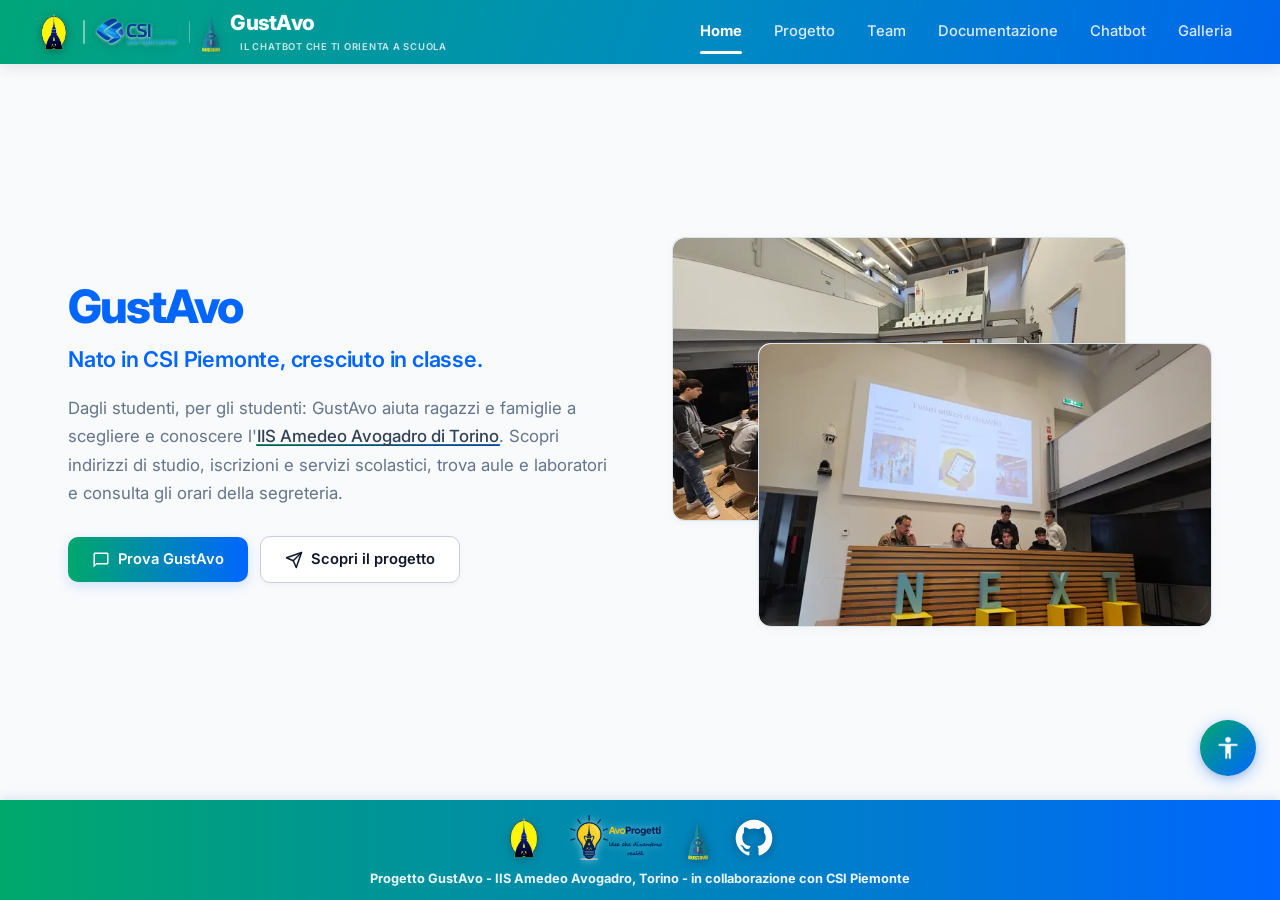
<file: index.html>
<!DOCTYPE html>
<html lang="it">

<head>
    <meta charset="UTF-8">
    <meta name="viewport" content="width=device-width, initial-scale=1.0">
    <title>GustAvo: chatbot per orientarsi all’IIS Avogadro Torino</title>
    <meta name="description" content="Scopri GustAvo, il chatbot degli studenti dell’IIS Amedeo Avogadro di Torino: informazioni su corsi, iscrizioni, aule, laboratori e segreteria.">
    <meta name="robots" content="index, follow, max-image-preview:large">
    <meta property="og:type" content="website">
    <meta property="og:locale" content="it_IT">
    <meta property="og:site_name" content="GustAvo · IIS Avogadro Torino">
    <meta property="og:title" content="GustAvo: chatbot per orientarsi all’IIS Avogadro Torino">
    <meta property="og:description" content="Scopri GustAvo, il chatbot degli studenti dell’IIS Amedeo Avogadro di Torino: informazioni su corsi, iscrizioni, aule, laboratori e segreteria.">
    <meta name="twitter:card" content="summary">
    <meta name="twitter:title" content="GustAvo: chatbot per orientarsi all’IIS Avogadro Torino">
    <meta name="twitter:description" content="Scopri GustAvo, il chatbot degli studenti dell’IIS Amedeo Avogadro di Torino: informazioni su corsi, iscrizioni, aule, laboratori e segreteria.">
    <link rel="canonical" href="https://gustavo.avoprogetti.it/">
    <meta property="og:url" content="https://gustavo.avoprogetti.it/">
    <script type="application/ld+json">
{
  "@context": "https://schema.org",
  "@graph": [
    {
      "@context": "https://schema.org",
      "@type": "WebPage",
      "name": "GustAvo: chatbot per orientarsi all’IIS Avogadro Torino",
      "description": "Scopri GustAvo, il chatbot degli studenti dell’IIS Amedeo Avogadro di Torino: informazioni su corsi, iscrizioni, aule, laboratori e segreteria.",
      "inLanguage": "it-IT",
      "url": "https://gustavo.avoprogetti.it/"
    },
    {
      "@type": "WebSite",
      "name": "GustAvo",
      "alternateName": "GustAvo · IIS Avogadro Torino",
      "url": "https://gustavo.avoprogetti.it/",
      "inLanguage": "it-IT"
    }
  ]
}
    </script>
    <link rel="preconnect" href="https://fonts.googleapis.com">
    <link rel="preconnect" href="https://fonts.gstatic.com" crossorigin>
    <link href="https://fonts.googleapis.com/css2?family=Inter:wght@400;500;600;700;800&display=swap" rel="stylesheet">
    <link rel="icon" type="image/png" href="assets/img/icons/favicon.png?v=2">
    <link rel="apple-touch-icon" href="assets/img/icons/favicon.png?v=2">

    <link rel="stylesheet" href="assets/css/style.css?v=4.52">
    <script src="assets/js/main.js?v=4.31" defer></script>
    <script src="assets/js/site-refresh.js?v=1" defer></script>
</head>

<body class="site-page home-page">

    <!-- NAVBAR UFFICIALE GUSTAVO -->
    <header>
        <nav class="navbar">
            <div class="nav-brand-group">
                <div class="nav-brand-logos" aria-label="Logo IIS Avogadro e CSI Piemonte">
                    <a draggable="false" href="https://www.itisavogadro.it/" target="_blank" rel="noopener noreferrer" class="nav-logo-link" title="Istituto Tecnico Amedeo Avogadro — Torino">
                        <img draggable="false" src="assets/img/brand/logo_avogadro.png" alt="Logo IIS Avogadro" class="nav-logo-avo">
                    </a>
                    <span class="nav-logo-divider" aria-hidden="true"></span>
                    <a draggable="false" href="https://www.csipiemonte.it/" target="_blank" rel="noopener noreferrer" class="nav-logo-link" title="CSI Piemonte">
                        <img draggable="false" src="assets/img/brand/logo_csi.png?ver=1" alt="Logo CSI Piemonte" class="nav-logo-csi">
                    </a>
                </div>
                <span class="nav-brand-divider" aria-hidden="true"></span>
                <a draggable="false" href="index.html" class="logo-link" title="GustAvo — Home">
                    <img draggable="false" src="assets/img/brand/gustavo_icon.png" alt="" width="40" height="40" decoding="async" class="nav-logo-gustavo-full">
                    <span class="logo-testo">
                        <span class="logo-nome">GustAvo</span>
                        <span class="logo-motto">Il chatbot che ti orienta a scuola</span>
                    </span>
                </a>
            </div>

            <ul class="nav-links">
                <li><a href="index.html" class="active">Home</a></li>
                <li><a href="progetto.html">Progetto</a></li>
                <li><a href="team.html">Team</a></li>
                <li><a href="documentazione.html">Documentazione</a></li>
                <li><a href="chatbot.html">Chatbot</a></li>
                <li><a href="galleria.html">Galleria</a></li>
            </ul>

            <button class="hamburger" id="hamburger" aria-label="Menu di navigazione" aria-expanded="false">
                <span></span><span></span><span></span>
            </button>
        </nav>

        <!-- MENU MOBILE TOUCH-FRIENDLY -->
        <nav class="nav-mobile" id="navMobile" aria-hidden="true">
            <a href="index.html" class="active">Home</a>
            <a href="progetto.html">Progetto</a>
            <a href="team.html">Team</a>
            <a href="documentazione.html">Documentazione</a>
            <a href="chatbot.html">Chatbot</a>
            <a href="galleria.html">Galleria</a>
        </nav>
    </header>

    <!-- CONTENUTO PRINCIPALE -->
    <main id="main">
        <!-- 1. HERO SECTION -->
        <section class="hero-editorial">
            <div class="container hero-grid">
                <div class="hero-content">
                    <h1 class="hero-title">GustAvo<span class="sr-only"> — Chatbot per orientarsi all’IIS Avogadro di Torino</span></h1>
                    <p class="hero-subtitle">Nato in CSI Piemonte, cresciuto in classe.</p>
                    <p class="hero-lead">
                        Dagli studenti, per gli studenti: GustAvo aiuta ragazzi e famiglie a scegliere e conoscere l'<a
                            href="https://www.itisavogadro.edu.it/" target="_blank" rel="noopener noreferrer"
                            class="link-scuola">IIS Amedeo Avogadro di Torino</a>.
                        Scopri indirizzi di studio, iscrizioni e servizi scolastici, trova aule e laboratori
                        e consulta gli orari della segreteria.
                    </p>
                    <div class="btn-group">
                        <a href="chatbot.html" class="btn btn-primario">
                            <svg viewBox="0 0 24 24" width="18" height="18" fill="currentColor" aria-hidden="true" focusable="false">
                                <path
                                    d="M20 2H4c-1.1 0-2 .9-2 2v18l4-4h14c1.1 0 2-.9 2-2V4c0-1.1-.9-2-2-2zm0 14H6l-2 2V4h16v12z" />
                            </svg>
                            Prova GustAvo
                        </a>
                        <a href="progetto.html" class="btn btn-bordo">
                            <svg viewBox="0 0 24 24" width="18" height="18" fill="none" stroke="currentColor"
                                stroke-width="2" stroke-linecap="round" stroke-linejoin="round" class="plane-icon"
                                aria-hidden="true" focusable="false">
                                <path d="M22 2L11 13"></path>
                                <polygon points="22 2 15 22 11 13 2 9 22 2"></polygon>
                            </svg>
                            Scopri il progetto
                        </a>
                    </div>
                </div>

                <div class="hero-visual">
                    <div class="hero-composition">
                        <div class="hero-photo">
                            <div class="hero-photo-frame photo-skeleton-box">
                                <img draggable="false" src="assets/img/home/foto_home_1.webp" alt="Gruppo di lavoro GustAvo al CSI Piemonte"
                                    width="4000" height="3000" loading="eager" fetchpriority="high" decoding="async" srcset="assets/img/home/foto_home_1-small.webp 640w, assets/img/home/foto_home_1.webp 1600w" sizes="(max-width: 768px) calc(100vw - 40px), 520px">
                            </div>
                        </div>
                        <div class="hero-photo">
                            <div class="hero-photo-frame photo-skeleton-box">
                                <img draggable="false" src="assets/img/home/foto_home_2.webp"
                                    alt="Presentazione e prototipo del chatbot GustAvo"
                                    width="4000" height="3000" loading="eager" decoding="async" srcset="assets/img/home/foto_home_2-small.webp 640w, assets/img/home/foto_home_2.webp 1600w" sizes="(max-width: 768px) calc(100vw - 40px), 520px">
                            </div>
                        </div>
                    </div>
                </div>
            </div>
        </section>
    </main>


    <!-- FOOTER ISTITUZIONALE CON LOGHI UFFICIALI -->
    <footer class="footer">
        <div class="container footer-container">
            <div class="footer-logos">
                <a draggable="false" href="https://www.itisavogadro.it" target="_blank" rel="noopener noreferrer" class="footer-logo-link"
                    title="Istituto Tecnico Amedeo Avogadro — Torino">
                    <img draggable="false" src="assets/img/brand/logo_avogadro.png" alt="Logo IIS Avogadro" class="footer-logo-avo">
                </a>
                <a draggable="false" href="https://avoprogetti.it" target="_blank" rel="noopener noreferrer" class="footer-logo-link"
                    title="Piattaforma AvoProgetti">
                    <img draggable="false" src="assets/img/brand/logo_avoprogetti.png" alt="Logo AvoProgetti" class="footer-logo-avoprogetti">
                </a>
                <a draggable="false" href="index.html" class="footer-logo-link" title="GustAvo Chatbot">
                    <img draggable="false" src="assets/img/brand/gustavo_icon.png" alt="Logo GustAvo" class="footer-logo-gustavo">
                </a>
                <a draggable="false" href="https://github.com/Giusla/Gustavo-CSI-4CI-TEST" target="_blank" rel="noopener noreferrer"
                    class="footer-logo-link" title="Repository GitHub — Gustavo-CSI-4CI-TEST" aria-label="Repository GitHub di GustAvo">
                    <svg viewBox="0 0 24 24" width="44" height="44" fill="currentColor" aria-hidden="true" focusable="false" class="footer-github-icon">
                        <path fill-rule="evenodd" clip-rule="evenodd" d="M12 2C6.477 2 2 6.484 2 12.017c0 4.425 2.865 8.18 6.839 9.504.5.092.682-.217.682-.483 0-.237-.008-.868-.013-1.703-2.782.605-3.369-1.343-3.369-1.343-.454-1.158-1.11-1.466-1.11-1.466-.908-.62.069-.608.069-.608 1.003.07 1.53 1.032 1.53 1.032.892 1.53 2.341 1.088 2.91.832.092-.647.35-1.088.636-1.338-2.22-.253-4.555-1.113-4.555-4.951 0-1.093.39-1.988 1.029-2.688-.103-.253-.446-1.272.098-2.65 0 0 .84-.27 2.75 1.026A9.564 9.564 0 0112 6.844c.85.004 1.705.115 2.504.337 1.909-1.296 2.747-1.027 2.747-1.027.546 1.379.202 2.398.1 2.651.64.7 1.028 1.595 1.028 2.688 0 3.848-2.339 4.695-4.566 4.943.359.309.678.92.678 1.855 0 1.338-.012 2.419-.012 2.747 0 .268.18.58.688.482A10.019 10.019 0 0022 12.017C22 6.484 17.522 2 12 2z"/>
                    </svg>
                </a>
            </div>

            <div class="footer-info">
                <p class="footer-credits">
                    <strong>
                        Progetto GustAvo - IIS Amedeo Avogadro, Torino - in collaborazione con CSI Piemonte
                    </strong>
                </p>
            </div>

        </div>
    </footer>

</body>

</html>
</file>
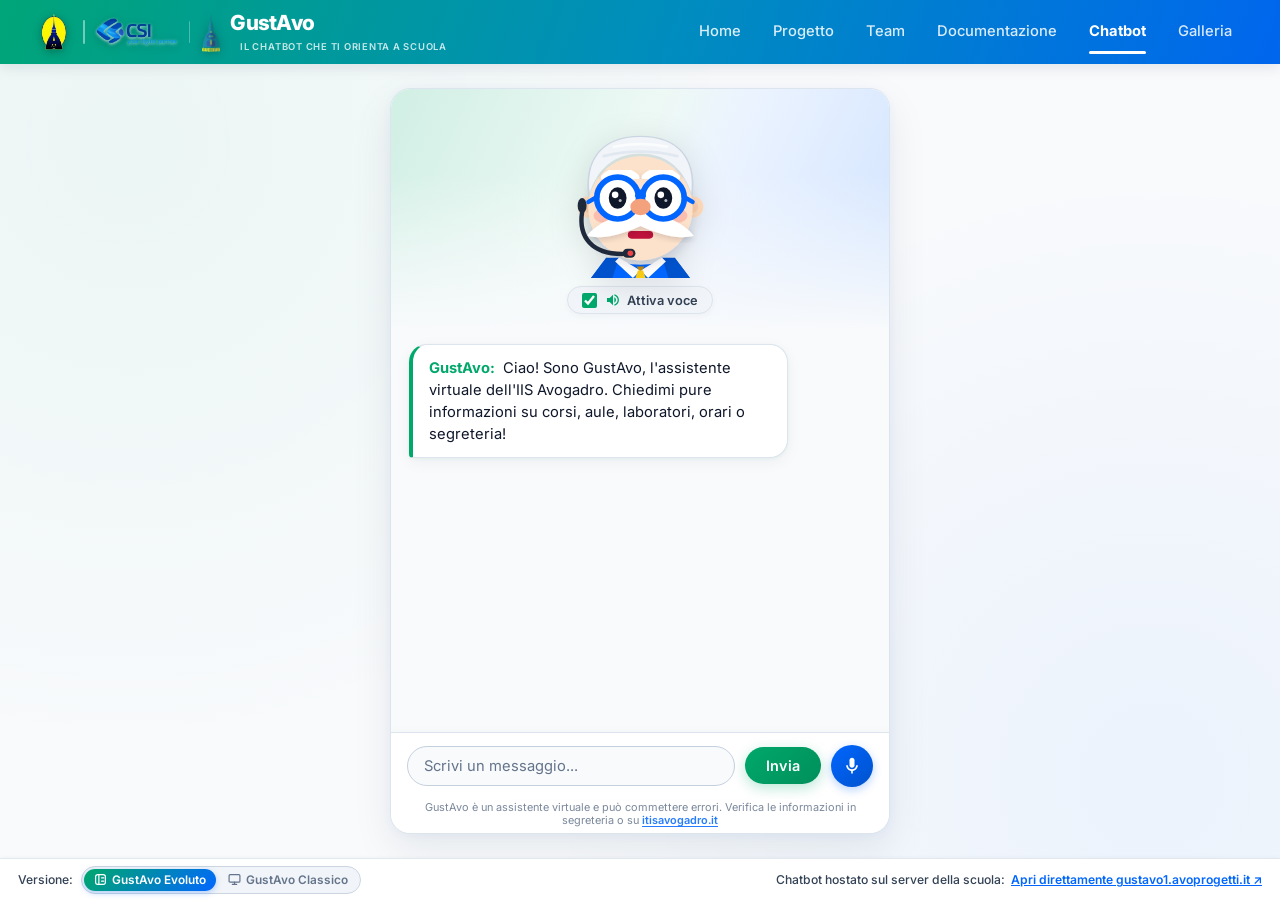
<file: chatbot.html>
<!DOCTYPE html>
<html lang="it" class="chatbot-page-html">
<head>
    <meta charset="UTF-8">
    <meta name="viewport" content="width=device-width, initial-scale=1.0, viewport-fit=cover">
    <title>Chatbot GustAvo | Corsi, aule e servizi dell’IIS Avogadro</title>
    <meta name="description" content="Chiedi a GustAvo informazioni sull’IIS Avogadro di Torino: corsi, iscrizioni, orari, segreteria e percorsi per raggiungere aule e laboratori.">
    <meta name="robots" content="index, follow, max-image-preview:large">
    <meta property="og:type" content="website">
    <meta property="og:locale" content="it_IT">
    <meta property="og:site_name" content="GustAvo · IIS Avogadro Torino">
    <meta property="og:title" content="Chatbot GustAvo | Corsi, aule e servizi dell’IIS Avogadro">
    <meta property="og:description" content="Chiedi a GustAvo informazioni sull’IIS Avogadro di Torino: corsi, iscrizioni, orari, segreteria e percorsi per raggiungere aule e laboratori.">
    <meta name="twitter:card" content="summary">
    <meta name="twitter:title" content="Chatbot GustAvo | Corsi, aule e servizi dell’IIS Avogadro">
    <meta name="twitter:description" content="Chiedi a GustAvo informazioni sull’IIS Avogadro di Torino: corsi, iscrizioni, orari, segreteria e percorsi per raggiungere aule e laboratori.">
    <link rel="canonical" href="https://gustavo.avoprogetti.it/chatbot.html">
    <meta property="og:url" content="https://gustavo.avoprogetti.it/chatbot.html">
    <script type="application/ld+json">
{
  "@context": "https://schema.org",
  "@type": "WebPage",
  "name": "Chatbot GustAvo | Corsi, aule e servizi dell’IIS Avogadro",
  "description": "Chiedi a GustAvo informazioni sull’IIS Avogadro di Torino: corsi, iscrizioni, orari, segreteria e percorsi per raggiungere aule e laboratori.",
  "inLanguage": "it-IT",
  "url": "https://gustavo.avoprogetti.it/chatbot.html"
}
    </script>
    <link rel="preconnect" href="https://gustavo1.avoprogetti.it" crossorigin>
    <link rel="dns-prefetch" href="https://gustavo1.avoprogetti.it">
    <link rel="preconnect" href="https://fonts.googleapis.com">
    <link rel="preconnect" href="https://fonts.gstatic.com" crossorigin>
    <link href="https://fonts.googleapis.com/css2?family=Inter:wght@400;500;600;700;800&display=swap" rel="stylesheet">
    <link rel="icon" type="image/png" href="assets/img/icons/favicon.png?v=2">
    <link rel="apple-touch-icon" href="assets/img/icons/favicon.png?v=2">

    <link rel="stylesheet" href="assets/css/style.css?v=4.49">
    <script src="assets/js/main.js?v=4.31" defer></script>
    <script src="assets/js/intents-data.js?v=8.29" defer></script>
    <script src="assets/js/chatbot-theme-inject.js?v=8.19" defer></script>
    <link rel="stylesheet" href="assets/css/chatbot-page.css?v=1">
    <script src="assets/js/site-refresh.js?v=1" defer></script>
</head>
<body class="chatbot-page">

    <!-- NAVBAR UFFICIALE GUSTAVO -->
    <header>
        <nav class="navbar">
            <div class="nav-brand-group">
                <div class="nav-brand-logos" aria-label="Logo IIS Avogadro e CSI Piemonte">
                    <a draggable="false" href="https://www.itisavogadro.it/" target="_blank" rel="noopener noreferrer" class="nav-logo-link" title="Istituto Tecnico Amedeo Avogadro — Torino">
                        <img draggable="false" src="assets/img/brand/logo_avogadro.png" alt="Logo IIS Avogadro" class="nav-logo-avo">
                    </a>
                    <span class="nav-logo-divider" aria-hidden="true"></span>
                    <a draggable="false" href="https://www.csipiemonte.it/" target="_blank" rel="noopener noreferrer" class="nav-logo-link" title="CSI Piemonte">
                        <img draggable="false" src="assets/img/brand/logo_csi.png?ver=1" alt="Logo CSI Piemonte" class="nav-logo-csi">
                    </a>
                </div>
                <span class="nav-brand-divider" aria-hidden="true"></span>
                <a draggable="false" href="index.html" class="logo-link" title="GustAvo — Home">
                    <img draggable="false" src="assets/img/brand/gustavo_icon.png" alt="" width="40" height="40" decoding="async" class="nav-logo-gustavo-full">
                    <span class="logo-testo">
                        <span class="logo-nome">GustAvo</span>
                        <span class="logo-motto">Il chatbot che ti orienta a scuola</span>
                    </span>
                </a>
            </div>

            <ul class="nav-links">
                <li><a href="index.html">Home</a></li>
                <li><a href="progetto.html">Progetto</a></li>
                <li><a href="team.html">Team</a></li>
                <li><a href="documentazione.html">Documentazione</a></li>
                <li><a href="chatbot.html" class="active">Chatbot</a></li>
                <li><a href="galleria.html">Galleria</a></li>
            </ul>

            <button class="hamburger" id="hamburger" aria-label="Menu di navigazione" aria-expanded="false">
                <span></span><span></span><span></span>
            </button>
        </nav>

        <!-- MENU MOBILE TOUCH-FRIENDLY -->
        <nav class="nav-mobile" id="navMobile" aria-hidden="true">
            <a href="index.html">Home</a>
            <a href="progetto.html">Progetto</a>
            <a href="team.html">Team</a>
            <a href="documentazione.html">Documentazione</a>
            <a href="chatbot.html" class="active">Chatbot</a>
            <a href="galleria.html">Galleria</a>
        </nav>
    </header>

    <!-- MAIN CHATBOT WORKSPACE -->
    <main class="chatbot-main" id="main">
        <h1 class="sr-only">Chatbot GustAvo — Assistente virtuale scolastico</h1>
        <div class="chatbot-iframe-box">
            <noscript>
                <p>GustAvo risponde alle domande su corsi, iscrizioni, segreteria, aule e laboratori dell’IIS Avogadro di Torino. Attiva JavaScript per usare la chat oppure <a href="https://gustavo1.avoprogetti.it/">apri il chatbot originale</a>.</p>
            </noscript>
            <iframe
                class="chatbot-iframe"
                title="Chatbot GustAvo — Server Ufficiale gustavo1.avoprogetti.it"
                allow="microphone; autoplay"
                scrolling="no">
            </iframe>
        </div>

        <!-- BARRA INFORMATIVA SERVER E SELEZIONE UI -->
        <div class="chatbot-direct-bar">
            <div class="chatbot-ui-switch-wrapper">
                <span class="chatbot-bar-note">Versione:</span>
                <div class="chatbot-toggle-pill" role="radiogroup" aria-label="Scegli la versione di GustAvo">
                    <button type="button" class="pill-btn active" id="btnUiModern" aria-checked="true" role="radio" title="Usa GustAvo Evoluto: ricerca delle aule e percorsi aggiornati">
                        <svg class="pill-icon" viewBox="0 0 24 24" width="13" height="13" fill="none" stroke="currentColor" stroke-width="2.2" stroke-linecap="round" stroke-linejoin="round" aria-hidden="true"><rect x="3" y="3" width="18" height="18" rx="4"/><path d="M9 3v18"/><path d="M14 9h4"/><path d="M14 15h4"/></svg>
                        <span>GustAvo Evoluto</span>
                    </button>
                    <button type="button" class="pill-btn" id="btnUiLegacy" aria-checked="false" role="radio" title="Usa GustAvo Classico: versione originale">
                        <svg class="pill-icon" viewBox="0 0 24 24" width="13" height="13" fill="none" stroke="currentColor" stroke-width="2.2" stroke-linecap="round" stroke-linejoin="round" aria-hidden="true"><rect x="2" y="3" width="20" height="14" rx="2"/><path d="M8 21h8"/><path d="M12 17v4"/></svg>
                        <span>GustAvo Classico</span>
                    </button>
                </div>
            </div>
            <div class="chatbot-direct-info">
                <span class="chatbot-bar-note">Chatbot hostato sul server della scuola:</span>
                <a href="https://gustavo1.avoprogetti.it" target="_blank" rel="noopener">Apri direttamente gustavo1.avoprogetti.it ↗</a>
            </div>
        </div>
    </main>

</body>
</html>
</file>
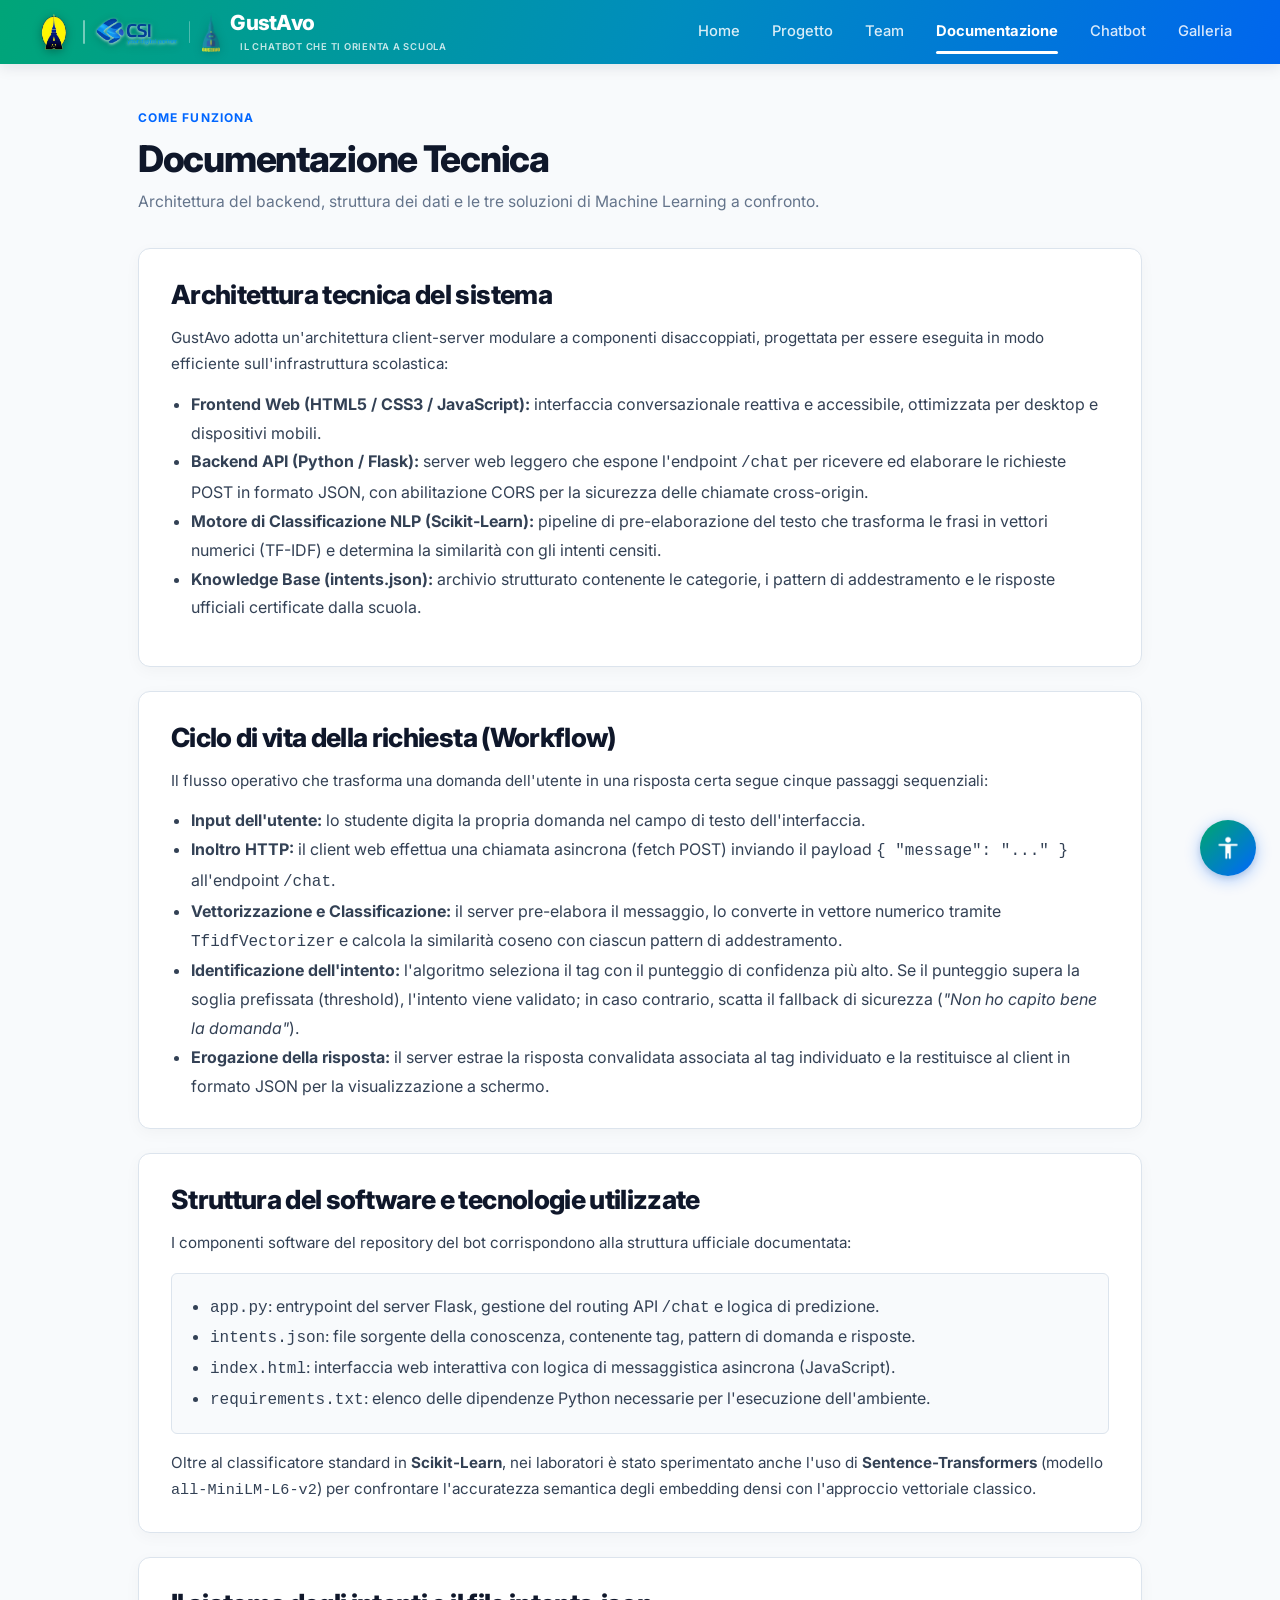
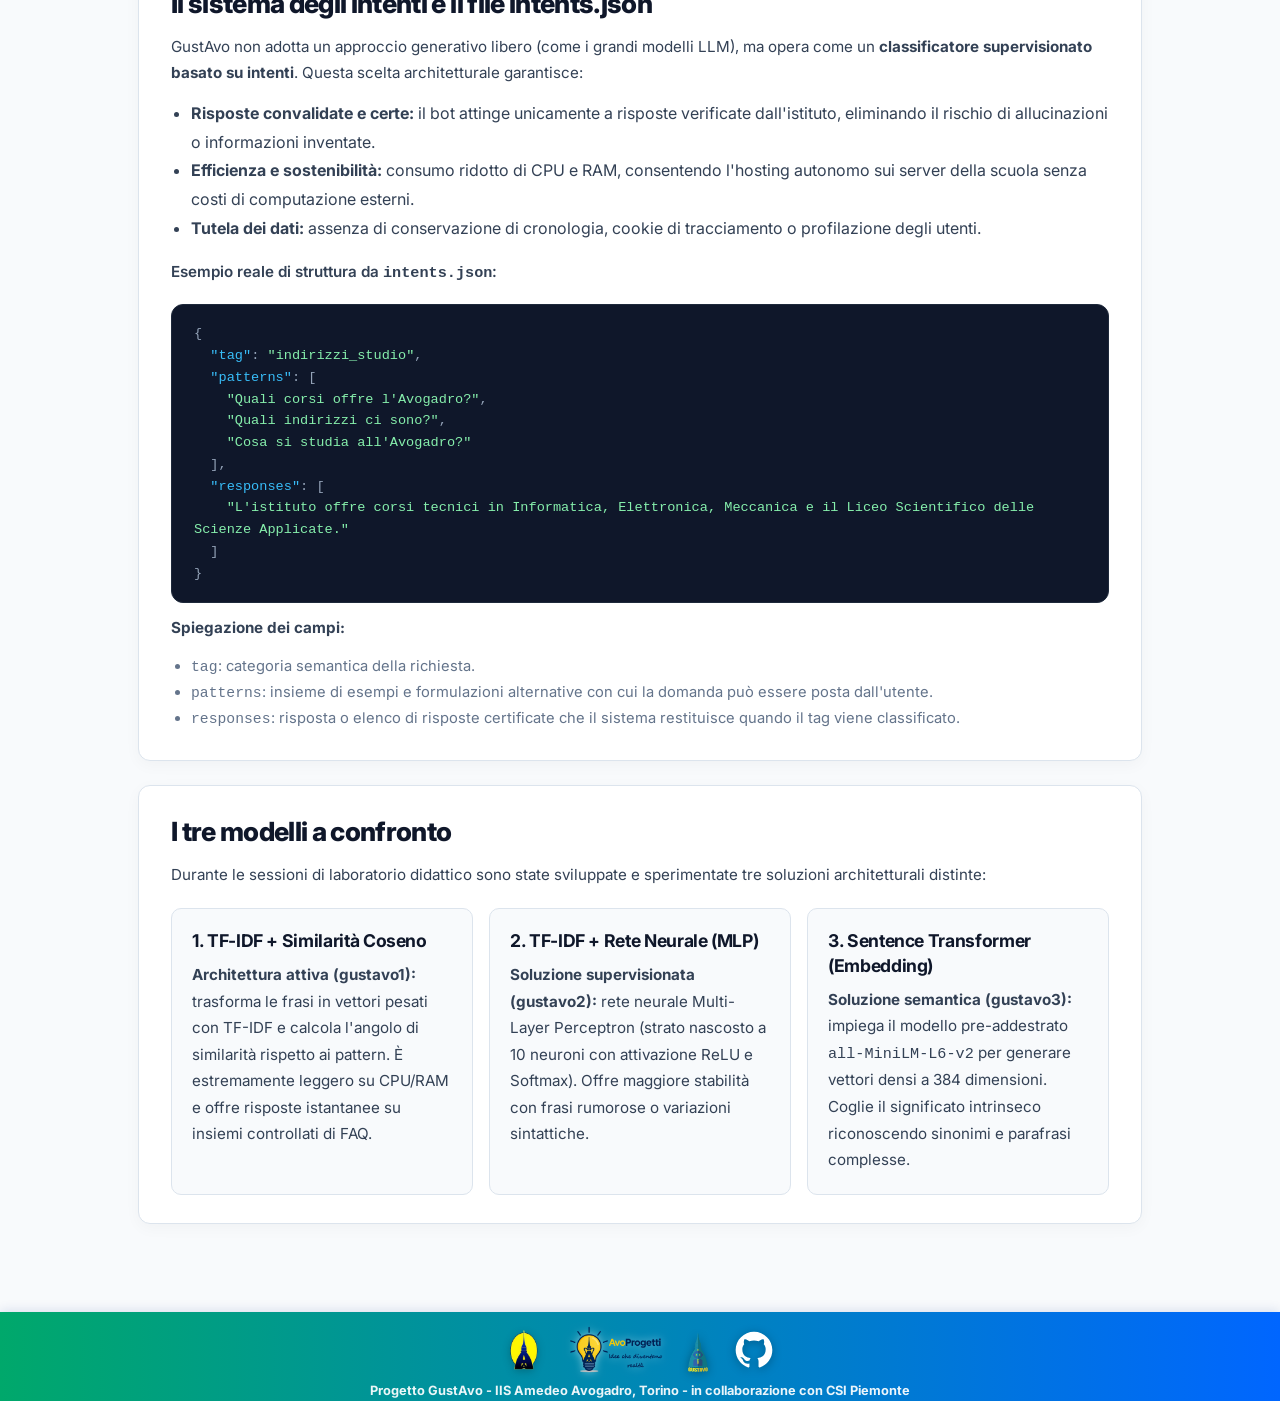
<file: documentazione.html>
<!DOCTYPE html>
<html lang="it">
<head>
    <meta charset="UTF-8">
    <meta name="viewport" content="width=device-width, initial-scale=1.0">
    <title>Documentazione tecnica di GustAvo | Chatbot IIS Avogadro</title>
    <meta name="description" content="Esplora la documentazione tecnica di GustAvo: architettura client-server, Python e Flask, intenti, classificazione NLP e modelli per le risposte.">
    <meta name="robots" content="index, follow, max-image-preview:large">
    <meta property="og:type" content="website">
    <meta property="og:locale" content="it_IT">
    <meta property="og:site_name" content="GustAvo · IIS Avogadro Torino">
    <meta property="og:title" content="Documentazione tecnica di GustAvo | Chatbot IIS Avogadro">
    <meta property="og:description" content="Esplora la documentazione tecnica di GustAvo: architettura client-server, Python e Flask, intenti, classificazione NLP e modelli per le risposte.">
    <meta name="twitter:card" content="summary">
    <meta name="twitter:title" content="Documentazione tecnica di GustAvo | Chatbot IIS Avogadro">
    <meta name="twitter:description" content="Esplora la documentazione tecnica di GustAvo: architettura client-server, Python e Flask, intenti, classificazione NLP e modelli per le risposte.">
    <link rel="canonical" href="https://gustavo.avoprogetti.it/documentazione.html">
    <meta property="og:url" content="https://gustavo.avoprogetti.it/documentazione.html">
    <script type="application/ld+json">
{
  "@context": "https://schema.org",
  "@type": "WebPage",
  "name": "Documentazione tecnica di GustAvo | Chatbot IIS Avogadro",
  "description": "Esplora la documentazione tecnica di GustAvo: architettura client-server, Python e Flask, intenti, classificazione NLP e modelli per le risposte.",
  "inLanguage": "it-IT",
  "url": "https://gustavo.avoprogetti.it/documentazione.html"
}
    </script>
    <link rel="preconnect" href="https://fonts.googleapis.com">
    <link rel="preconnect" href="https://fonts.gstatic.com" crossorigin>
    <link href="https://fonts.googleapis.com/css2?family=Inter:wght@400;500;600;700;800&display=swap" rel="stylesheet">
    <link rel="icon" type="image/png" href="assets/img/icons/favicon.png?v=2">
    <link rel="apple-touch-icon" href="assets/img/icons/favicon.png?v=2">

    <link rel="stylesheet" href="assets/css/style.css?v=4.52">
    <script src="assets/js/main.js?v=4.31" defer></script>
    <script src="assets/js/site-refresh.js?v=1" defer></script>
</head>
<body class="site-page">

    <!-- NAVBAR UFFICIALE GUSTAVO -->
    <header>
        <nav class="navbar">
            <div class="nav-brand-group">
                <div class="nav-brand-logos" aria-label="Logo IIS Avogadro e CSI Piemonte">
                    <a draggable="false" href="https://www.itisavogadro.it/" target="_blank" rel="noopener noreferrer" class="nav-logo-link" title="Istituto Tecnico Amedeo Avogadro — Torino">
                        <img draggable="false" src="assets/img/brand/logo_avogadro.png" alt="Logo IIS Avogadro" class="nav-logo-avo">
                    </a>
                    <span class="nav-logo-divider" aria-hidden="true"></span>
                    <a draggable="false" href="https://www.csipiemonte.it/" target="_blank" rel="noopener noreferrer" class="nav-logo-link" title="CSI Piemonte">
                        <img draggable="false" src="assets/img/brand/logo_csi.png?ver=1" alt="Logo CSI Piemonte" class="nav-logo-csi">
                    </a>
                </div>
                <span class="nav-brand-divider" aria-hidden="true"></span>
                <a draggable="false" href="index.html" class="logo-link" title="GustAvo — Home">
                    <img draggable="false" src="assets/img/brand/gustavo_icon.png" alt="" width="40" height="40" decoding="async" class="nav-logo-gustavo-full">
                    <span class="logo-testo">
                        <span class="logo-nome">GustAvo</span>
                        <span class="logo-motto">Il chatbot che ti orienta a scuola</span>
                    </span>
                </a>
            </div>

            <ul class="nav-links">
                <li><a href="index.html">Home</a></li>
                <li><a href="progetto.html">Progetto</a></li>
                <li><a href="team.html">Team</a></li>
                <li><a href="documentazione.html" class="active">Documentazione</a></li>
                <li><a href="chatbot.html">Chatbot</a></li>
                <li><a href="galleria.html">Galleria</a></li>
            </ul>

            <button class="hamburger" id="hamburger" aria-label="Menu di navigazione" aria-expanded="false">
                <span></span><span></span><span></span>
            </button>
        </nav>

        <!-- MENU MOBILE TOUCH-FRIENDLY -->
        <nav class="nav-mobile" id="navMobile" aria-hidden="true">
            <a href="index.html">Home</a>
            <a href="progetto.html">Progetto</a>
            <a href="team.html">Team</a>
            <a href="documentazione.html" class="active">Documentazione</a>
            <a href="chatbot.html">Chatbot</a>
            <a href="galleria.html">Galleria</a>
        </nav>
    </header>

    <!-- MAIN CONTENT -->
    <main class="page-wrapper" id="main">
        <div class="container">
            
            <header class="page-header documentation-page-header">
                <span class="project-section-kicker">Come funziona</span>
                <h1 class="titolo-pagina">Documentazione Tecnica</h1>
                <p class="sottotitolo">
                    Architettura del backend, struttura dei dati e le tre soluzioni di Machine Learning a confronto.
                </p>
            </header>

            <!-- 1. ARCHITETTURA TECNICA DEL SISTEMA -->
            <section class="doc-section card-panel">
                <h2>Architettura tecnica del sistema</h2>
                <p>
                    GustAvo adotta un'architettura client-server modulare a componenti disaccoppiati, progettata per essere eseguita in modo efficiente sull'infrastruttura scolastica:
                </p>
                <ul class="doc-list-spaced">
                    <li><strong>Frontend Web (HTML5 / CSS3 / JavaScript):</strong> interfaccia conversazionale reattiva e accessibile, ottimizzata per desktop e dispositivi mobili.</li>
                    <li><strong>Backend API (Python / Flask):</strong> server web leggero che espone l'endpoint <code>/chat</code> per ricevere ed elaborare le richieste POST in formato JSON, con abilitazione CORS per la sicurezza delle chiamate cross-origin.</li>
                    <li><strong>Motore di Classificazione NLP (Scikit-Learn):</strong> pipeline di pre-elaborazione del testo che trasforma le frasi in vettori numerici (TF-IDF) e determina la similarità con gli intenti censiti.</li>
                    <li><strong>Knowledge Base (intents.json):</strong> archivio strutturato contenente le categorie, i pattern di addestramento e le risposte ufficiali certificate dalla scuola.</li>
                </ul>
            </section>

            <!-- 2. FUNZIONAMENTO TECNICO E CICLO DELLA RICHIESTA -->
            <section class="doc-section card-panel">
                <h2>Ciclo di vita della richiesta (Workflow)</h2>
                <p>
                    Il flusso operativo che trasforma una domanda dell'utente in una risposta certa segue cinque passaggi sequenziali:
                </p>
                <ul class="doc-list">
                    <li><strong>Input dell'utente:</strong> lo studente digita la propria domanda nel campo di testo dell'interfaccia.</li>
                    <li><strong>Inoltro HTTP:</strong> il client web effettua una chiamata asincrona (fetch POST) inviando il payload <code>{ "message": "..." }</code> all'endpoint <code>/chat</code>.</li>
                    <li><strong>Vettorizzazione e Classificazione:</strong> il server pre-elabora il messaggio, lo converte in vettore numerico tramite <code>TfidfVectorizer</code> e calcola la similarità coseno con ciascun pattern di addestramento.</li>
                    <li><strong>Identificazione dell'intento:</strong> l'algoritmo seleziona il tag con il punteggio di confidenza più alto. Se il punteggio supera la soglia prefissata (threshold), l'intento viene validato; in caso contrario, scatta il fallback di sicurezza (<em>"Non ho capito bene la domanda"</em>).</li>
                    <li><strong>Erogazione della risposta:</strong> il server estrae la risposta convalidata associata al tag individuato e la restituisce al client in formato JSON per la visualizzazione a schermo.</li>
                </ul>
            </section>

            <!-- 3. STRUTTURA DEL PROGETTO E TECNOLOGIE -->
            <section class="doc-section card-panel">
                <h2>Struttura del software e tecnologie utilizzate</h2>
                <p>
                    I componenti software del repository del bot corrispondono alla struttura ufficiale documentata:
                </p>
                <div class="doc-file-box">
                    <ul class="doc-file-list">
                        <li><code>app.py</code>: entrypoint del server Flask, gestione del routing API <code>/chat</code> e logica di predizione.</li>
                        <li><code>intents.json</code>: file sorgente della conoscenza, contenente tag, pattern di domanda e risposte.</li>
                        <li><code>index.html</code>: interfaccia web interattiva con logica di messaggistica asincrona (JavaScript).</li>
                        <li><code>requirements.txt</code>: elenco delle dipendenze Python necessarie per l'esecuzione dell'ambiente.</li>
                    </ul>
                </div>
                <p>
                    Oltre al classificatore standard in <strong>Scikit-Learn</strong>, nei laboratori è stato sperimentato anche l'uso di <strong>Sentence-Transformers</strong> (modello <code>all-MiniLM-L6-v2</code>) per confrontare l'accuratezza semantica degli embedding densi con l'approccio vettoriale classico.
                </p>
                
            </section>

            <!-- 4. IL SISTEMA DEGLI INTENTI E INTENTS.JSON -->
            <section class="doc-section card-panel">
                <h2>Il sistema degli intenti e il file intents.json</h2>
                <p>
                    GustAvo non adotta un approccio generativo libero (come i grandi modelli LLM), ma opera come un <strong>classificatore supervisionato basato su intenti</strong>. Questa scelta architetturale garantisce:
                </p>
                <ul class="doc-list-spaced">
                    <li><strong>Risposte convalidate e certe:</strong> il bot attinge unicamente a risposte verificate dall'istituto, eliminando il rischio di allucinazioni o informazioni inventate.</li>
                    <li><strong>Efficienza e sostenibilità:</strong> consumo ridotto di CPU e RAM, consentendo l'hosting autonomo sui server della scuola senza costi di computazione esterni.</li>
                    <li><strong>Tutela dei dati:</strong> assenza di conservazione di cronologia, cookie di tracciamento o profilazione degli utenti.</li>
                </ul>

                <p class="doc-example-title">
                    Esempio reale di struttura da <code>intents.json</code>:
                </p>
                <div class="code-preview">
                    <pre><code><span class="p">{</span>
  <span class="k">"tag"</span><span class="p">:</span> <span class="s">"indirizzi_studio"</span><span class="p">,</span>
  <span class="k">"patterns"</span><span class="p">:</span> <span class="p">[</span>
    <span class="s">"Quali corsi offre l'Avogadro?"</span><span class="p">,</span>
    <span class="s">"Quali indirizzi ci sono?"</span><span class="p">,</span>
    <span class="s">"Cosa si studia all'Avogadro?"</span>
  <span class="p">],</span>
  <span class="k">"responses"</span><span class="p">:</span> <span class="p">[</span>
    <span class="s">"L'istituto offre corsi tecnici in Informatica, Elettronica, Meccanica e il Liceo Scientifico delle Scienze Applicate."</span>
  <span class="p">]</span>
<span class="p">}</span></code></pre>
                </div>
                <p class="doc-fields-title">
                    <strong>Spiegazione dei campi:</strong>
                </p>
                <ul class="doc-fields-list">
                    <li><code>tag</code>: categoria semantica della richiesta.</li>
                    <li><code>patterns</code>: insieme di esempi e formulazioni alternative con cui la domanda può essere posta dall'utente.</li>
                    <li><code>responses</code>: risposta o elenco di risposte certificate che il sistema restituisce quando il tag viene classificato.</li>
                </ul>
            </section>

            <!-- 5. I TRE MODELLI A CONFRONTO -->
            <section class="doc-section card-panel">
                <h2>I tre modelli a confronto</h2>
                <p>
                    Durante le sessioni di laboratorio didattico sono state sviluppate e sperimentate tre soluzioni architetturali distinte:
                </p>

                <div class="solutions-grid">
                    <div class="solution-card">
                        <h3>1. TF-IDF + Similarità Coseno</h3>
                        <p>
                            <strong>Architettura attiva (gustavo1):</strong> trasforma le frasi in vettori pesati con TF-IDF e calcola l'angolo di similarità rispetto ai pattern. È estremamente leggero su CPU/RAM e offre risposte istantanee su insiemi controllati di FAQ.
                        </p>
                    </div>

                    <div class="solution-card">
                        <h3>2. TF-IDF + Rete Neurale (MLP)</h3>
                        <p>
                            <strong>Soluzione supervisionata (gustavo2):</strong> rete neurale Multi-Layer Perceptron (strato nascosto a 10 neuroni con attivazione ReLU e Softmax). Offre maggiore stabilità con frasi rumorose o variazioni sintattiche.
                        </p>
                    </div>

                    <div class="solution-card">
                        <h3>3. Sentence Transformer (Embedding)</h3>
                        <p>
                            <strong>Soluzione semantica (gustavo3):</strong> impiega il modello pre-addestrato <code>all-MiniLM-L6-v2</code> per generare vettori densi a 384 dimensioni. Coglie il significato intrinseco riconoscendo sinonimi e parafrasi complesse.
                        </p>
                    </div>
                </div>
            </section>


        </div>
    </main>

    <!-- FOOTER ISTITUZIONALE CON LOGHI UFFICIALI -->
    <footer class="footer">
        <div class="container footer-container">
            <div class="footer-logos">
                <a draggable="false" href="https://www.itisavogadro.it" target="_blank" rel="noopener noreferrer" class="footer-logo-link" title="Istituto Tecnico Amedeo Avogadro — Torino">
                    <img draggable="false" src="assets/img/brand/logo_avogadro.png" alt="Logo IIS Avogadro" class="footer-logo-avo">
                </a>
                <a draggable="false" href="https://avoprogetti.it" target="_blank" rel="noopener noreferrer" class="footer-logo-link" title="Piattaforma AvoProgetti">
                    <img draggable="false" src="assets/img/brand/logo_avoprogetti.png" alt="Logo AvoProgetti" class="footer-logo-avoprogetti">
                </a>
                <a draggable="false" href="index.html" class="footer-logo-link" title="GustAvo Chatbot">
                    <img draggable="false" src="assets/img/brand/gustavo_icon.png" alt="Logo GustAvo" class="footer-logo-gustavo">
                </a>
                <a draggable="false" href="https://github.com/Giusla/Gustavo-CSI-4CI-TEST" target="_blank" rel="noopener noreferrer"
                    class="footer-logo-link" title="Repository GitHub — Gustavo-CSI-4CI-TEST" aria-label="Repository GitHub di GustAvo">
                    <svg viewBox="0 0 24 24" width="44" height="44" fill="currentColor" aria-hidden="true" focusable="false" class="footer-github-icon">
                        <path fill-rule="evenodd" clip-rule="evenodd" d="M12 2C6.477 2 2 6.484 2 12.017c0 4.425 2.865 8.18 6.839 9.504.5.092.682-.217.682-.483 0-.237-.008-.868-.013-1.703-2.782.605-3.369-1.343-3.369-1.343-.454-1.158-1.11-1.466-1.11-1.466-.908-.62.069-.608.069-.608 1.003.07 1.53 1.032 1.53 1.032.892 1.53 2.341 1.088 2.91.832.092-.647.35-1.088.636-1.338-2.22-.253-4.555-1.113-4.555-4.951 0-1.093.39-1.988 1.029-2.688-.103-.253-.446-1.272.098-2.65 0 0 .84-.27 2.75 1.026A9.564 9.564 0 0112 6.844c.85.004 1.705.115 2.504.337 1.909-1.296 2.747-1.027 2.747-1.027.546 1.379.202 2.398.1 2.651.64.7 1.028 1.595 1.028 2.688 0 3.848-2.339 4.695-4.566 4.943.359.309.678.92.678 1.855 0 1.338-.012 2.419-.012 2.747 0 .268.18.58.688.482A10.019 10.019 0 0022 12.017C22 6.484 17.522 2 12 2z"/>
                    </svg>
                </a>
            </div>

            <div class="footer-info">
                <p class="footer-credits">
                    <strong>
                        Progetto GustAvo - IIS Amedeo Avogadro, Torino - in collaborazione con CSI Piemonte
                    </strong>
                </p>
            </div>
        </div>
    </footer>

</body>
</html>
</file>
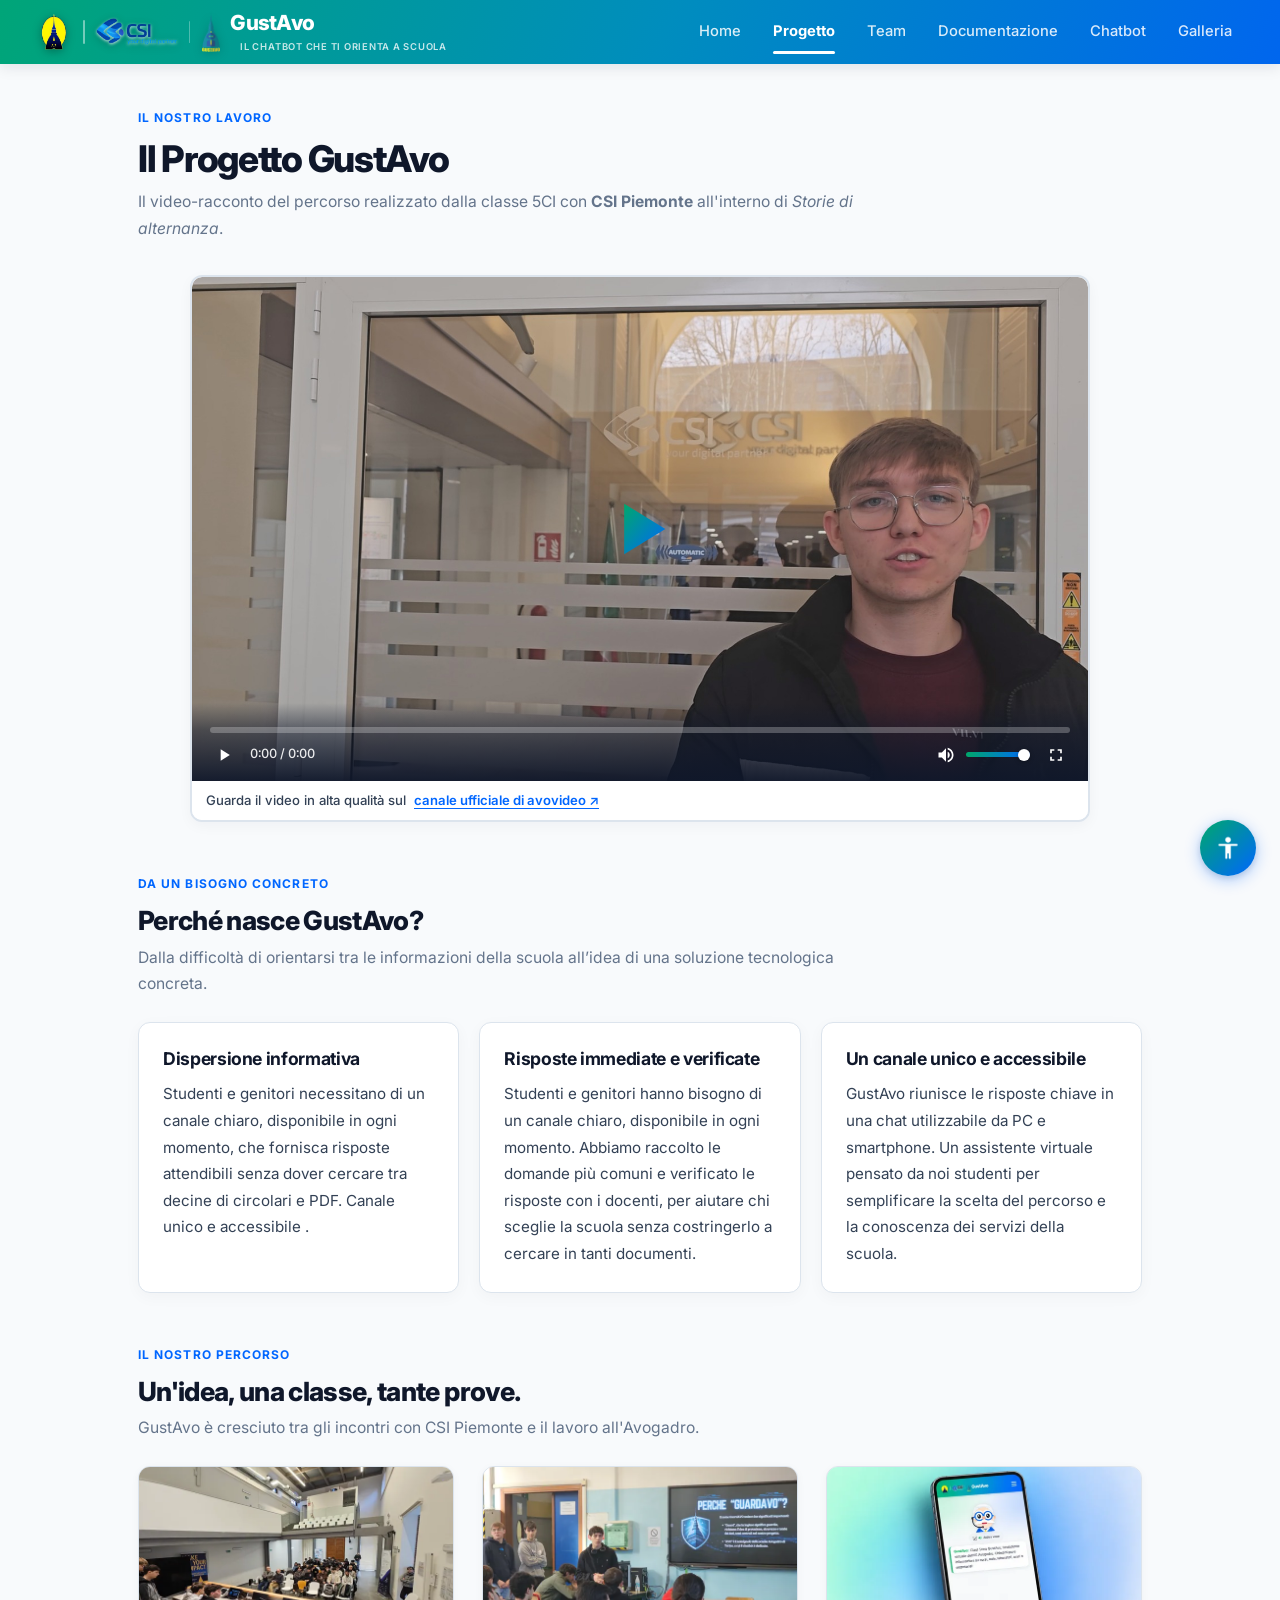
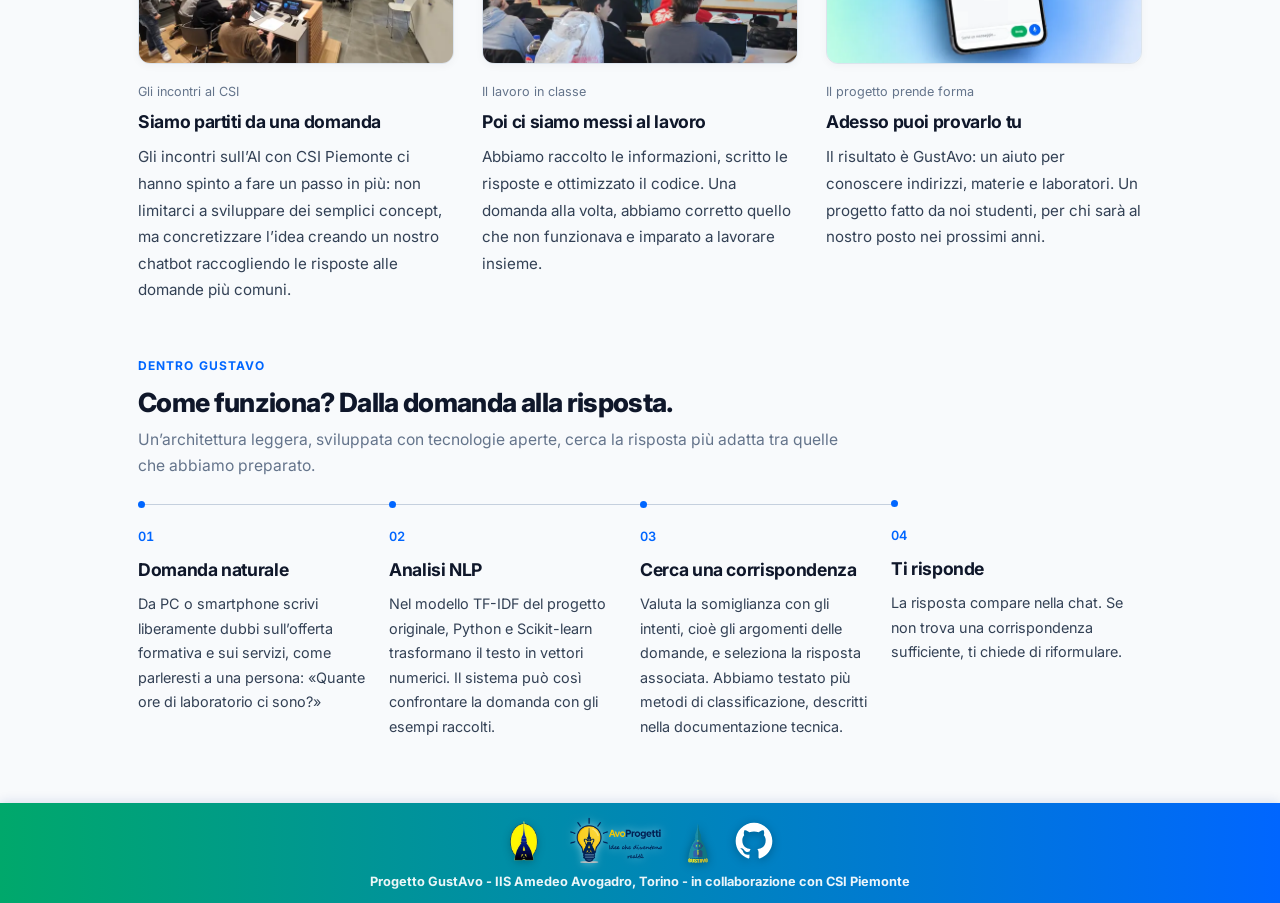
<file: progetto.html>
<!DOCTYPE html>
<html lang="it">

<head>
    <meta charset="UTF-8">
    <meta name="viewport" content="width=device-width, initial-scale=1.0">
    <title>Il progetto GustAvo | IIS Avogadro Torino e CSI Piemonte</title>
    <meta name="description"
        content="Come nasce GustAvo: il progetto degli studenti della 5CI dell’IIS Avogadro di Torino con CSI Piemonte, dagli incontri al funzionamento del chatbot.">
    <meta name="robots" content="index, follow, max-image-preview:large">
    <meta property="og:type" content="website">
    <meta property="og:locale" content="it_IT">
    <meta property="og:site_name" content="GustAvo · IIS Avogadro Torino">
    <meta property="og:title" content="Il progetto GustAvo | IIS Avogadro Torino e CSI Piemonte">
    <meta property="og:description"
        content="Come nasce GustAvo: il progetto degli studenti della 5CI dell’IIS Avogadro di Torino con CSI Piemonte, dagli incontri al funzionamento del chatbot.">
    <meta name="twitter:card" content="summary">
    <meta name="twitter:title" content="Il progetto GustAvo | IIS Avogadro Torino e CSI Piemonte">
    <meta name="twitter:description"
        content="Come nasce GustAvo: il progetto degli studenti della 5CI dell’IIS Avogadro di Torino con CSI Piemonte, dagli incontri al funzionamento del chatbot.">
    <link rel="canonical" href="https://gustavo.avoprogetti.it/progetto.html">
    <meta property="og:url" content="https://gustavo.avoprogetti.it/progetto.html">
    <script type="application/ld+json">
{
  "@context": "https://schema.org",
  "@type": "WebPage",
  "name": "Il progetto GustAvo | IIS Avogadro Torino e CSI Piemonte",
  "description": "Come nasce GustAvo: il progetto degli studenti della 5CI dell’IIS Avogadro di Torino con CSI Piemonte, dagli incontri al funzionamento del chatbot.",
  "inLanguage": "it-IT",
  "url": "https://gustavo.avoprogetti.it/progetto.html"
}
    </script>
    <link rel="preconnect" href="https://fonts.googleapis.com">
    <link rel="preconnect" href="https://fonts.gstatic.com" crossorigin>
    <link href="https://fonts.googleapis.com/css2?family=Inter:wght@400;500;600;700;800&display=swap" rel="stylesheet">
    <link rel="icon" type="image/png" href="assets/img/icons/favicon.png?v=2">
    <link rel="apple-touch-icon" href="assets/img/icons/favicon.png?v=2">

    <link rel="stylesheet" href="assets/css/style.css?v=4.52">
    <script src="assets/js/main.js?v=4.31" defer></script>
    <script src="assets/js/site-refresh.js?v=1" defer></script>
</head>

<body class="site-page">

    <!-- NAVBAR UFFICIALE GUSTAVO -->
    <header>
        <nav class="navbar">
            <div class="nav-brand-group">
                <div class="nav-brand-logos" aria-label="Logo IIS Avogadro e CSI Piemonte">
                    <a draggable="false" href="https://www.itisavogadro.it/" target="_blank" rel="noopener noreferrer"
                        class="nav-logo-link" title="Istituto Tecnico Amedeo Avogadro — Torino">
                        <img draggable="false" src="assets/img/brand/logo_avogadro.png" alt="Logo IIS Avogadro"
                            class="nav-logo-avo">
                    </a>
                    <span class="nav-logo-divider" aria-hidden="true"></span>
                    <a draggable="false" href="https://www.csipiemonte.it/" target="_blank" rel="noopener noreferrer"
                        class="nav-logo-link" title="CSI Piemonte">
                        <img draggable="false" src="assets/img/brand/logo_csi.png?ver=1" alt="Logo CSI Piemonte"
                            class="nav-logo-csi">
                    </a>
                </div>
                <span class="nav-brand-divider" aria-hidden="true"></span>
                <a draggable="false" href="index.html" class="logo-link" title="GustAvo — Home">
                    <img draggable="false" src="assets/img/brand/gustavo_icon.png" alt="" width="40" height="40"
                        decoding="async" class="nav-logo-gustavo-full">
                    <span class="logo-testo">
                        <span class="logo-nome">GustAvo</span>
                        <span class="logo-motto">Il chatbot che ti orienta a scuola</span>
                    </span>
                </a>
            </div>

            <ul class="nav-links">
                <li><a href="index.html">Home</a></li>
                <li><a href="progetto.html" class="active">Progetto</a></li>
                <li><a href="team.html">Team</a></li>
                <li><a href="documentazione.html">Documentazione</a></li>
                <li><a href="chatbot.html">Chatbot</a></li>
                <li><a href="galleria.html">Galleria</a></li>
            </ul>

            <button class="hamburger" id="hamburger" aria-label="Menu di navigazione" aria-expanded="false">
                <span></span><span></span><span></span>
            </button>
        </nav>

        <!-- MENU MOBILE TOUCH-FRIENDLY -->
        <nav class="nav-mobile" id="navMobile" aria-hidden="true">
            <a href="index.html">Home</a>
            <a href="progetto.html" class="active">Progetto</a>
            <a href="team.html">Team</a>
            <a href="documentazione.html">Documentazione</a>
            <a href="chatbot.html">Chatbot</a>
            <a href="galleria.html">Galleria</a>
        </nav>
    </header>

    <!-- MAIN CONTENT -->
    <main class="page-wrapper project-page-wrapper" id="main">
        <div class="container">

            <header class="page-header project-page-header">
                <span class="project-section-kicker">Il nostro lavoro</span>
                <h1 class="titolo-pagina">Il Progetto GustAvo</h1>
                <p class="sottotitolo">
                    Il video-racconto del percorso realizzato dalla classe 5CI con <strong>CSI Piemonte</strong>
                    all'interno di <em>Storie di alternanza</em>.
                </p>
            </header>

            <!-- VIDEO DI PRESENTAZIONE (Centrato e subito visibile) -->
            <div class="video-center-wrapper">
                <figure class="video-card-wrapper">
                    <div class="custom-video-player" id="videoPlayer">
                        <video id="projectVideo" preload="metadata" playsinline disablepictureinpicture
                            disableremoteplayback controlslist="nodownload noremoteplayback"
                            poster="assets/img/video/video-poster.webp?v=3">
                            <source src="assets/video/Storie di alternanza 4CI Avogadro.mp4" type="video/mp4">
                            Il tuo browser non supporta la riproduzione di video MP4.
                        </video>

                        <!-- Pulsante centrale play: triangolo colorato con gradiente -->
                        <button class="video-big-play" id="bigPlayBtn" aria-label="Riproduci video">
                            <svg viewBox="0 0 48 48" class="play-triangle-svg" aria-hidden="true" focusable="false">
                                <defs>
                                    <linearGradient id="playGradient" x1="0%" y1="0%" x2="100%" y2="100%">
                                        <stop offset="0%" stop-color="#00a86b" />
                                        <stop offset="100%" stop-color="#0066ff" />
                                    </linearGradient>
                                </defs>
                                <polygon points="14,8 40,24 14,40" fill="url(#playGradient)" />
                            </svg>
                        </button>

                        <!-- Barra controlli custom e moderna -->
                        <div class="video-controls-overlay" id="videoControls">
                            <div class="video-timeline" id="videoTimeline" role="slider" aria-label="Avanzamento video"
                                tabindex="0" aria-valuemin="0" aria-valuemax="100" aria-valuenow="0">
                                <div class="video-timeline-progress" id="videoProgress"></div>
                            </div>

                            <div class="video-controls-row">
                                <div class="video-controls-left">
                                    <button class="video-ctrl-btn" id="playPauseBtn"
                                        aria-label="Riproduci o metti in pausa">
                                        <svg viewBox="0 0 24 24" id="playIcon" aria-hidden="true" focusable="false">
                                            <path d="M8 5v14l11-7z" />
                                        </svg>
                                        <svg viewBox="0 0 24 24" id="pauseIcon" aria-hidden="true" focusable="false"
                                            class="video-icon-hidden">
                                            <path d="M6 19h4V5H6v14zm8-14v14h4V5h-4z" />
                                        </svg>
                                    </button>

                                    <span class="video-time-display">
                                        <span id="currentTime">0:00</span> / <span id="durationTime">0:00</span>
                                    </span>
                                </div>

                                <div class="video-controls-right">
                                    <div class="volume-slider-wrap">
                                        <button class="video-ctrl-btn" id="volumeBtn"
                                            aria-label="Disattiva o riattiva audio">
                                            <svg viewBox="0 0 24 24" id="volumeIcon" aria-hidden="true" focusable="false">
                                                <path
                                                    d="M3 9v6h4l5 5V4L7 9H3zm13.5 3c0-1.77-1.02-3.29-2.5-4.03v8.05c1.48-.73 2.5-2.25 2.5-4.02zM14 3.23v2.06c2.89.86 5 3.54 5 6.71s-2.11 5.85-5 6.71v2.06c4.01-.91 7-4.49 7-8.77s-2.99-7.86-7-8.77z" />
                                            </svg>
                                            <svg viewBox="0 0 24 24" id="muteIcon" aria-hidden="true" focusable="false"
                                                class="video-icon-hidden">
                                                <path
                                                    d="M16.5 12c0-1.77-1.02-3.29-2.5-4.03v2.21l2.45 2.45c.03-.2.05-.41.05-.63zm2.5 0c0 .94-.2 1.82-.54 2.64l1.51 1.51C20.63 14.91 21 13.5 21 12c0-4.28-2.99-7.86-7-8.77v2.06c2.89.86 5 3.54 5 6.71zM4.27 3L3 4.27 7.73 9H3v6h4l5 5v-6.73l4.25 4.25c-.67.52-1.42.93-2.25 1.18v2.06c1.38-.31 2.63-.95 3.69-1.81L19.73 21 21 19.73l-9-9L4.27 3zM12 4L9.91 6.09 12 8.18V4z" />
                                            </svg>
                                        </button>
                                        <input type="range" class="volume-range" id="volumeSlider" min="0" max="1"
                                            step="0.05" value="1" aria-label="Regola volume" aria-valuemin="0"
                                            aria-valuemax="1" aria-valuenow="1">
                                    </div>

                                    <button class="video-ctrl-btn" id="fullscreenBtn" aria-label="Schermo intero">
                                        <svg viewBox="0 0 24 24" aria-hidden="true" focusable="false">
                                            <path
                                                d="M7 14H5v5h5v-2H7v-3zm-2-4h2V7h3V5H5v5zm12 7h-3v2h5v-5h-2v3zM14 5v2h3v3h2V5h-5z" />
                                        </svg>
                                    </button>
                                </div>
                            </div>
                        </div>
                    </div>
                    <figcaption class="video-caption">
                        Guarda il video in alta qualità sul <a href="https://www.youtube.com/watch?v=kT906ZaD-kA" target="_blank" rel="noopener noreferrer" class="video-caption-link">canale ufficiale di avovideo ↗</a>
                    </figcaption>
                </figure>
            </div>


            <!-- Il percorso, attraverso le foto delle attività -->
            <section class="content-section" aria-labelledby="project-why-title">
                <header class="section-header">
                    <span class="project-section-kicker">Da un bisogno concreto</span>
                    <h2 class="section-title" id="project-why-title">Perché nasce GustAvo?</h2>
                    <p class="section-subtitle">Dalla difficoltà di orientarsi tra le informazioni della scuola all’idea
                        di una soluzione tecnologica concreta.</p>
                </header>
                <div class="team-areas-grid">
                    <article class="team-area-card">
                        <h3>Dispersione informativa</h3>
                        <p>Studenti e genitori necessitano di un canale chiaro, disponibile in ogni momento, che
                            fornisca risposte attendibili senza dover cercare tra decine di circolari e PDF.
                            Canale unico e accessibile
                            .</p>
                    </article>
                    <article class="team-area-card">
                        <h3>Risposte immediate e verificate</h3>
                        <p>Studenti e genitori hanno bisogno di un canale chiaro, disponibile in ogni momento. Abbiamo
                            raccolto le domande più comuni e verificato le risposte con i docenti, per aiutare chi
                            sceglie la scuola senza costringerlo a cercare in tanti documenti.</p>
                    </article>
                    <article class="team-area-card">
                        <h3>Un canale unico e accessibile</h3>
                        <p>GustAvo riunisce le risposte chiave in una chat utilizzabile da PC e smartphone. Un
                            assistente virtuale pensato da noi studenti per semplificare la scelta del percorso e la
                            conoscenza dei servizi della scuola.</p>
                    </article>
                </div>
            </section>
            <section class="content-section project-origin-section" aria-labelledby="project-origin-title">
                <header class="section-header">
                    <span class="project-section-kicker">Il nostro percorso</span>
                    <h2 class="section-title" id="project-origin-title">Un'idea, una classe, tante prove.</h2>
                    <p class="section-subtitle">GustAvo è cresciuto tra gli incontri con CSI Piemonte e il lavoro
                        all'Avogadro.</p>
                </header>

                <div class="project-journey-grid">
                    <article class="journey-card">
                        <img draggable="false" class="journey-photo" src="assets/img/home/foto_home_1.webp" width="4000"
                            height="3000" loading="lazy" decoding="async"
                            alt="Studenti e docenti riuniti durante un incontro al CSI Piemonte"
                            srcset="assets/img/home/foto_home_1-small.webp 640w, assets/img/home/foto_home_1.webp 1600w"
                            sizes="(max-width: 768px) calc(100vw - 40px), 520px">
                        <div class="journey-copy">
                            <p class="journey-location">Gli incontri al CSI</p>
                            <h3 class="journey-title">Siamo partiti da una domanda</h3>
                            <p class="journey-desc">Gli incontri sull’AI con CSI Piemonte ci hanno spinto a fare un
                                passo in più: non limitarci a sviluppare dei semplici concept, ma concretizzare l’idea
                                creando un nostro chatbot raccogliendo le risposte alle domande più comuni.</p>
                        </div>
                    </article>

                    <article class="journey-card">
                        <img draggable="false" class="journey-photo"
                            src="assets/img/galleria/in_classe/foto_classe_1.webp" width="4000" height="3000"
                            loading="lazy" decoding="async"
                            alt="Gli studenti presentano il lavoro sul chatbot ai compagni in classe"
                            srcset="assets/img/galleria/in_classe/foto_classe_1-small.webp 640w, assets/img/galleria/in_classe/foto_classe_1.webp 1600w"
                            sizes="(max-width: 768px) calc(100vw - 40px), 520px">
                        <div class="journey-copy">
                            <p class="journey-location">Il lavoro in classe</p>
                            <h3 class="journey-title">Poi ci siamo messi al lavoro</h3>
                            <p class="journey-desc">Abbiamo raccolto le informazioni, scritto le risposte e ottimizzato
                                il codice. Una domanda alla volta, abbiamo corretto quello che non funzionava e imparato
                                a lavorare insieme.</p>
                        </div>
                    </article>

                    <article class="journey-card">
                        <img draggable="false" class="journey-photo" src="assets/img/progetto/gustavo-smartphone.webp"
                            width="1536" height="1024" loading="lazy" decoding="async"
                            alt="GustAvo su smartphone: interfaccia del chatbot con messaggi e microfono"
                            srcset="assets/img/progetto/gustavo-smartphone-small.webp 640w, assets/img/progetto/gustavo-smartphone.webp 1536w"
                            sizes="(max-width: 768px) calc(100vw - 40px), 520px">
                        <div class="journey-copy">
                            <p class="journey-location">Il progetto prende forma</p>
                            <h3 class="journey-title">Adesso puoi provarlo tu</h3>
                            <p class="journey-desc">Il risultato è GustAvo: un aiuto per conoscere indirizzi, materie e
                                laboratori. Un progetto fatto da noi studenti, per chi sarà al nostro posto nei prossimi
                                anni.</p>
                        </div>
                    </article>
                </div>
            </section>

            <!-- I passaggi di una risposta -->
            <section class="content-section project-architecture-section" aria-labelledby="project-how-title">
                <header class="section-header">
                    <span class="project-section-kicker">Dentro GustAvo</span>
                    <h2 class="section-title" id="project-how-title">Come funziona? Dalla domanda alla risposta.</h2>
                    <p class="section-subtitle">Un’architettura leggera, sviluppata con tecnologie aperte, cerca la
                        risposta più adatta tra quelle che abbiamo preparato.</p>
                </header>

                <ol class="tech-pipeline-flow">
                    <li class="pipeline-step">
                        <span class="pipeline-num" aria-hidden="true">01</span>
                        <h3 class="pipeline-title">Domanda naturale</h3>
                        <p class="pipeline-desc">Da PC o smartphone scrivi liberamente dubbi sull’offerta formativa e
                            sui servizi, come parleresti a una persona: «Quante ore di laboratorio ci sono?»</p>
                    </li>
                    <li class="pipeline-step">
                        <span class="pipeline-num" aria-hidden="true">02</span>
                        <h3 class="pipeline-title">Analisi NLP</h3>
                        <p class="pipeline-desc">Nel modello TF-IDF del progetto originale, Python e Scikit-learn
                            trasformano il testo in vettori numerici. Il sistema può così confrontare la domanda con gli
                            esempi raccolti.</p>
                    </li>
                    <li class="pipeline-step">
                        <span class="pipeline-num" aria-hidden="true">03</span>
                        <h3 class="pipeline-title">Cerca una corrispondenza</h3>
                        <p class="pipeline-desc">Valuta la somiglianza con gli intenti, cioè gli argomenti delle
                            domande, e seleziona la risposta associata. Abbiamo testato più metodi di classificazione,
                            descritti nella documentazione tecnica.</p>
                    </li>
                    <li class="pipeline-step">
                        <span class="pipeline-num" aria-hidden="true">04</span>
                        <h3 class="pipeline-title">Ti risponde</h3>
                        <p class="pipeline-desc">La risposta compare nella chat. Se non trova una corrispondenza
                            sufficiente, ti chiede di riformulare.</p>
                    </li>
                </ol>
            </section>

        </div>
    </main>

    <!-- FOOTER ISTITUZIONALE CON LOGHI UFFICIALI -->
    <footer class="footer">
        <div class="container footer-container">
            <div class="footer-logos">
                <a draggable="false" href="https://www.itisavogadro.it" target="_blank" rel="noopener noreferrer"
                    class="footer-logo-link" title="Istituto Tecnico Amedeo Avogadro — Torino">
                    <img draggable="false" src="assets/img/brand/logo_avogadro.png" alt="Logo IIS Avogadro"
                        class="footer-logo-avo">
                </a>
                <a draggable="false" href="https://avoprogetti.it" target="_blank" rel="noopener noreferrer"
                    class="footer-logo-link" title="Piattaforma AvoProgetti">
                    <img draggable="false" src="assets/img/brand/logo_avoprogetti.png" alt="Logo AvoProgetti"
                        class="footer-logo-avoprogetti">
                </a>
                <a draggable="false" href="index.html" class="footer-logo-link" title="GustAvo Chatbot">
                    <img draggable="false" src="assets/img/brand/gustavo_icon.png" alt="Logo GustAvo"
                        class="footer-logo-gustavo">
                </a>
                <a draggable="false" href="https://github.com/Giusla/Gustavo-CSI-4CI-TEST" target="_blank" rel="noopener noreferrer"
                    class="footer-logo-link" title="Repository GitHub — Gustavo-CSI-4CI-TEST" aria-label="Repository GitHub di GustAvo">
                    <svg viewBox="0 0 24 24" width="44" height="44" fill="currentColor" aria-hidden="true" focusable="false" class="footer-github-icon">
                        <path fill-rule="evenodd" clip-rule="evenodd" d="M12 2C6.477 2 2 6.484 2 12.017c0 4.425 2.865 8.18 6.839 9.504.5.092.682-.217.682-.483 0-.237-.008-.868-.013-1.703-2.782.605-3.369-1.343-3.369-1.343-.454-1.158-1.11-1.466-1.11-1.466-.908-.62.069-.608.069-.608 1.003.07 1.53 1.032 1.53 1.032.892 1.53 2.341 1.088 2.91.832.092-.647.35-1.088.636-1.338-2.22-.253-4.555-1.113-4.555-4.951 0-1.093.39-1.988 1.029-2.688-.103-.253-.446-1.272.098-2.65 0 0 .84-.27 2.75 1.026A9.564 9.564 0 0112 6.844c.85.004 1.705.115 2.504.337 1.909-1.296 2.747-1.027 2.747-1.027.546 1.379.202 2.398.1 2.651.64.7 1.028 1.595 1.028 2.688 0 3.848-2.339 4.695-4.566 4.943.359.309.678.92.678 1.855 0 1.338-.012 2.419-.012 2.747 0 .268.18.58.688.482A10.019 10.019 0 0022 12.017C22 6.484 17.522 2 12 2z"/>
                    </svg>
                </a>
            </div>

            <div class="footer-info">
                <p class="footer-credits">
                    <strong>
                        Progetto GustAvo - IIS Amedeo Avogadro, Torino - in collaborazione con CSI Piemonte
                    </strong>
                </p>
            </div>
        </div>
    </footer>

</body>

</html>
</file>
<file: assets/css/style.css>
/* ==========================================================================
   GustAvo — Portale Ufficiale del Progetto
   IIS Amedeo Avogadro, Torino · Classe 5CI
   Design editoriale, moderno, tecnologico e autentico
   ========================================================================== */

/* --------------------------------------------------------------------------
   1. Reset & Setup Globale
   -------------------------------------------------------------------------- */
*,
*::before,
*::after {
    box-sizing: border-box;
    margin: 0;
    padding: 0;
    -webkit-user-select: none !important;
    -moz-user-select: none !important;
    -ms-user-select: none !important;
    user-select: none !important;
    -webkit-tap-highlight-color: transparent !important;
}

::selection {
    background: transparent !important;
    color: inherit !important;
}

::-moz-selection {
    background: transparent !important;
    color: inherit !important;
}

input,
textarea {
    -webkit-user-select: text !important;
    -moz-user-select: text !important;
    -ms-user-select: text !important;
    user-select: text !important;
}

:focus-visible {
    outline: 2px solid #0066ff;
    outline-offset: 2px;
}

/* Accessibilità Globale (WCAG 2.1 / 2.2 AA) */
.sr-only {
    position: absolute !important;
    width: 1px !important;
    height: 1px !important;
    padding: 0 !important;
    margin: -1px !important;
    overflow: hidden !important;
    clip: rect(0, 0, 0, 0) !important;
    white-space: nowrap !important;
    border: 0 !important;
}

.skip-link {
    position: absolute;
    top: -100px;
    left: 16px;
    background: #0066ff;
    color: #ffffff !important;
    padding: 12px 20px;
    border-radius: 8px;
    font-weight: 700;
    font-size: 0.95rem;
    text-decoration: none;
    z-index: 99999;
    box-shadow: 0 8px 24px rgba(0, 0, 0, 0.3);
    transition: top 0.15s ease-in-out;
}

.skip-link:focus,
.skip-link:focus-visible {
    top: 16px;
    outline: 3px solid #ffcc00;
    outline-offset: 2px;
}

html {
    --font-main: "Inter", -apple-system, BlinkMacSystemFont, "Segoe UI", Roboto, sans-serif;
    font-size: 16px;
    -webkit-font-smoothing: antialiased;
    overflow-x: hidden;
    /* Elimina il rimbalzo elastico/bounciness mantenendo lo scorrimento naturale */
    overscroll-behavior-y: none;
}

body {
    font-family: var(--font-main);
    background-color: #f6f9fc;
    color: #1e293b;
    line-height: 1.6;
    min-height: 100vh;
    display: flex;
    flex-direction: column;
    width: 100%;
}

main {
    flex: 1;
    width: 100%;
}

a,
[role="link"] {
    color: inherit;
    text-decoration: none;
    cursor: pointer;
    -webkit-user-select: none;
    user-select: none;
}

img {
    display: block;
    max-width: 100%;
    height: auto;
    -webkit-user-drag: none;
    -webkit-user-select: none;
    user-select: none;
}

/* --------------------------------------------------------------------------
   2. Variabili & Palette dell'Avogadro
   -------------------------------------------------------------------------- */
:root {
    --brand-green: #00a86b;
    --brand-blue: #0066ff;
    --brand-dark: #0f172a;
    --brand-gradient: linear-gradient(90deg, #00a86b 0%, #0066ff 100%);

    --bg-page: #f8fafc;
    --bg-surface: #ffffff;
    --border-subtle: #e2e8f0;
    --border-card: #cbd5e1;

    --text-heading: #0f172a;
    --text-body: #334155;
    --text-muted: #64748b;

    --max-w: 1060px;
    --radius-sm: 6px;
    --radius-md: 10px;
    --radius-lg: 16px;
    --nav-height: 60px;
}

/* --------------------------------------------------------------------------
   3. Layout & Contenitori
   -------------------------------------------------------------------------- */
.container {
    width: 100%;
    max-width: var(--max-w);
    margin: 0 auto;
    padding: 0 28px;
}

.page-wrapper {
    padding: 36px 0 64px;
}

.page-header {
    margin-bottom: 26px;
    padding-bottom: 0;
    border-bottom: 0;
}

.team-page-header,
.documentation-page-header,
.project-page-header,
.gallery-page-header {
    border-bottom: 0;
}

.titolo-pagina {
    font-size: clamp(1.75rem, 3vw, 2.3rem);
    font-weight: 800;
    letter-spacing: -0.5px;
    line-height: 1.25;
    color: var(--text-heading);
    margin-bottom: 8px;
}

.sottotitolo {
    font-size: 1.02rem;
    color: var(--text-muted);
    max-width: 680px;
    line-height: 1.6;
}

/* --------------------------------------------------------------------------
   4. Navbar
   -------------------------------------------------------------------------- */
/* Sticky wrapper — applicato solo all'header principale del sito */
body>header {
    position: sticky;
    top: 0;
    z-index: 1005;
    width: 100%;
}

.navbar {
    width: 100%;
    height: var(--nav-height);
    background: var(--brand-gradient);
    padding: 0 32px;
    display: flex;
    align-items: center;
    justify-content: space-between;
    box-shadow: 0 2px 10px rgba(0, 50, 140, 0.12);
}

.nav-brand-group {
    display: inline-flex;
    align-items: center;
    gap: 14px;
}

.nav-brand-logos {
    display: inline-flex;
    align-items: center;
    gap: 11px;
    background: transparent;
    padding: 0;
    border-radius: 0;
    box-shadow: none;
    flex-shrink: 0;
}

.nav-logo-link {
    display: inline-flex;
    align-items: center;
    justify-content: center;
    text-decoration: none;
    line-height: 1;
    transition: transform 0.2s ease, opacity 0.2s ease;
}

.nav-logo-link:hover {
    transform: translateY(-1.5px);
    opacity: 0.88;
}

.nav-logo-avo {
    height: 36px;
    width: auto;
    object-fit: contain;
    display: block;
    filter: drop-shadow(0 2px 5px rgba(0, 0, 0, 0.3));
}

.nav-logo-divider {
    width: 1.5px;
    height: 24px;
    background: rgba(255, 255, 255, 0.45);
    border-radius: 1px;
    flex-shrink: 0;
    display: inline-block;
}

.nav-logo-csi {
    height: 27px;
    width: auto;
    object-fit: contain;
    display: block;
    filter: drop-shadow(0 1px 1.5px rgba(255, 255, 255, 0.8)) drop-shadow(0 2px 4px rgba(0, 0, 0, 0.22));
}

.nav-brand-divider {
    width: 1.5px;
    height: 22px;
    background: rgba(255, 255, 255, 0.3);
    border-radius: 1px;
    flex-shrink: 0;
    display: inline-block;
}

.logo-link {
    font-weight: 800;
    font-size: 1.35rem;
    color: #ffffff;
    letter-spacing: -0.3px;
    text-decoration: none;
    display: inline-flex;
    align-items: center;
    gap: 8px;   
    transition: opacity 0.2s ease;
}

.logo-link:hover {
    opacity: 0.92;
}

.nav-logo-icon {
    width: 28px;
    height: 28px;
    border-radius: 50%;
    object-fit: cover;
    background: #ffffff;
    padding: 1.5px;
    box-shadow: 0 1px 4px rgba(0, 0, 0, 0.2);
}

/* --------------------------------------------------------------------------
   Skeleton UI — ESCLUSIVAMENTE per le foto del sito (Wi-Fi / Rete lenta)
   -------------------------------------------------------------------------- */
.photo-skeleton-box {
    position: relative;
    overflow: hidden;
    background-color: #e2e8f0;
    width: 100%;
}

/* Shimmer animato attivo finché la foto non ha completato il download */
.photo-skeleton-box:not(.is-loaded)::after {
    content: '';
    position: absolute;
    inset: 0;
    background: linear-gradient(
        90deg,
        rgba(226, 232, 240, 0) 0%,
        rgba(255, 255, 255, 0.65) 50%,
        rgba(226, 232, 240, 0) 100%
    );
    background-size: 200% 100%;
    animation: photo-skeleton-shimmer 1.5s infinite linear;
    will-change: background-position;
    z-index: 4;
    pointer-events: none;
}

@keyframes photo-skeleton-shimmer {
    0% {
        background-position: -200% 0;
    }
    100% {
        background-position: 200% 0;
    }
}

.photo-skeleton-box img {
    display: block;
    width: 100%;
    opacity: 0;
    transition: opacity 0.4s ease, filter 0.35s ease;
}

/* Foto trasparente finché è in download over Wi-Fi / rete */
.photo-skeleton-box:not(.is-loaded) img {
    opacity: 0 !important;
}

/* Foto visibile con transizione fluida SOLO una volta completato il caricamento */
.photo-skeleton-box.is-loaded img {
    opacity: 1 !important;
}

.photo-skeleton-box.is-loaded {
    background-color: transparent;
}

/* Dimensioni fisse del box per prevenire scatti durante il caricamento */
.hero-photo-frame {
    aspect-ratio: 16 / 10;
    width: 100%;
    border-radius: var(--radius-md);
    overflow: hidden;
    position: relative;
    z-index: 2;
    background: #e2e8f0;
}

.hero-photo-frame img {
    width: 100%;
    height: 100%;
    aspect-ratio: 16 / 10;
    object-fit: cover;
    object-position: center;
    display: block;
    image-rendering: auto;
}

.gallery-card .photo-skeleton-box {
    aspect-ratio: 4 / 3;
    border-radius: calc(var(--radius-md) - 2px) calc(var(--radius-md) - 2px) 0 0;
    flex-shrink: 0;
}

.gallery-card .photo-skeleton-box img {
    height: 100%;
    aspect-ratio: 4 / 3;
    object-fit: cover;
}

.team-photo-wrapper .photo-skeleton-box {
    border-radius: calc(var(--radius-md) - 2px) calc(var(--radius-md) - 2px) 0 0;
    aspect-ratio: 951 / 474;
}

.team-photo-wrapper .photo-skeleton-box img {
    height: 100%;
    object-fit: cover;
}

.logo-testo {
    display: flex;
    flex-direction: column;
    justify-content: center;
    line-height: 1;
}

.logo-nome {
    font-size: 1.35rem;
    font-weight: 800;
    letter-spacing: -0.3px;
    line-height: 1.05;
}

.logo-motto {
    margin-left: 10px;
    margin-top: 3px;
    font-size: 0.62rem;
    font-weight: 600;
    letter-spacing: 1px;
    line-height: 1;
    text-transform: uppercase;
    color: rgba(243, 250, 245, 0.52);
    white-space: nowrap;
}
.nav-links {
    list-style: none;
    display: flex;
    align-items: center;
    gap: 8px;
    height: 100%;
}

.nav-links li {
    height: 100%;
    display: flex;
    align-items: center;
}

.nav-links a {
    position: relative;
    color: rgba(255, 255, 255, 0.85);
    font-size: 0.92rem;
    font-weight: 500;
    padding: 0 12px;
    height: 100%;
    display: flex;
    align-items: center;
    transition: color 160ms ease;
    text-decoration: none;
}

.nav-links a:hover {
    color: #ffffff;
}

/* Barra animata sotto le voci dell'header (compare piano piano) */
.nav-links a::after {
    content: "";
    position: absolute;
    bottom: 10px;
    left: 12px;
    right: 12px;
    height: 3px;
    background-color: #ffffff;
    border-radius: 2px;
    transform: scaleX(0);
    transform-origin: center;
    opacity: 0;
    transition: transform 0.32s cubic-bezier(0.25, 1, 0.5, 1), opacity 0.25s ease;
}

.nav-links a:hover::after {
    transform: scaleX(1);
    opacity: 0.75;
}

/* Pagina attiva: compare piano piano con animazione fluida */
.nav-links a.active {
    color: #ffffff;
    font-weight: 700;
}

.nav-links a.active::after {
    transform: scaleX(1);
    opacity: 1;
    animation: navUnderlineGrow 0.4s cubic-bezier(0.25, 1, 0.5, 1) forwards;
}

@keyframes navUnderlineGrow {
    0% {
        transform: scaleX(0);
        opacity: 0;
    }

    100% {
        transform: scaleX(1);
        opacity: 1;
    }
}

/* Hamburger */
.hamburger {
    display: none;
    flex-direction: column;
    justify-content: center;
    gap: 5px;
    width: 32px;
    height: 32px;
    background: none;
    border: none;
    cursor: pointer;
    padding: 2px;
}

.hamburger span {
    display: block;
    width: 22px;
    height: 2.8px;
    background: #ffffff;
    border-radius: 2px;
    transition: transform 220ms ease, opacity 220ms ease;
    box-shadow: 0 1px 3px rgba(0, 0, 0, 0.4);
}

.hamburger.aperto span:nth-child(1) {
    transform: translateY(7px) rotate(45deg);
    background: #ffffff !important;
}

.hamburger.aperto span:nth-child(2) {
    opacity: 0;
}

.hamburger.aperto span:nth-child(3) {
    transform: translateY(-7px) rotate(-45deg);
    background: #ffffff !important;
}

.nav-mobile {
    display: flex;
    flex-direction: column;
    background: linear-gradient(160deg, #009e64, #0059de);
    padding: 8px 16px 16px;
    position: absolute;
    top: 100%;
    left: 0;
    right: 0;
    width: 100%;
    z-index: 1006;
    box-shadow: 0 14px 28px rgba(0, 30, 80, 0.25);
    opacity: 0;
    visibility: hidden;
    transform: translateY(-8px);
    pointer-events: none;
    transition: opacity 0.22s ease, transform 0.22s cubic-bezier(0.16, 1, 0.3, 1), visibility 0.22s ease;
}

.nav-mobile.visibile {
    opacity: 1;
    visibility: visible;
    transform: translateY(0);
    pointer-events: auto;
}

.nav-mobile a {
    padding: 12px 18px;
    font-size: 0.95rem;
    font-weight: 500;
    color: rgba(255, 255, 255, 0.9);
    border-radius: 4px;
    margin-bottom: 2px;
    text-decoration: none;
    display: block;
    transition: background 0.15s ease, color 0.15s ease;
}

.nav-mobile a:active,
.nav-mobile a:hover {
    background: rgba(255, 255, 255, 0.12);
    color: #ffffff;
}

.nav-mobile a.active {
    color: #ffffff;
    font-weight: 700;
    text-decoration: underline;
    text-underline-offset: 6px;
    text-decoration-thickness: 2px;
    background: transparent;
}

.nav-mobile-backdrop {
    display: block;
    position: fixed;
    inset: 0;
    background: rgba(10, 15, 29, 0.45);
    backdrop-filter: blur(2px);
    -webkit-backdrop-filter: blur(2px);
    z-index: 1004;
    -webkit-tap-highlight-color: transparent;
    opacity: 0;
    visibility: hidden;
    pointer-events: none;
    transition: opacity 0.22s ease, visibility 0.22s ease;
}

.nav-mobile-backdrop.visibile {
    opacity: 1;
    visibility: visible;
    pointer-events: auto;
}

/* --------------------------------------------------------------------------
   5. Pulsanti
   -------------------------------------------------------------------------- */
.btn {
    display: inline-flex;
    align-items: center;
    justify-content: center;
    gap: 8px;
    padding: 11px 24px;
    border-radius: var(--radius-sm);
    font-size: 0.92rem;
    font-weight: 600;
    cursor: pointer;
    transition: box-shadow 0.3s cubic-bezier(0.2, 0.8, 0.2, 1),
        filter 0.25s ease,
        border-color 0.25s ease,
        background 0.25s ease;
    border: none;
    text-decoration: none;
    position: relative;
}

.btn:hover {
    /* Nessun movimento/saltello */
    transform: none;
}

.btn-primario {
    background: var(--brand-gradient);
    color: #ffffff;
    box-shadow: 0 4px 14px rgba(0, 102, 255, 0.24);
}

.btn-primario:hover {
    box-shadow: 0 12px 28px rgba(0, 80, 220, 0.38);
    filter: brightness(1.06) contrast(1.02);
}

.btn-bordo {
    background: #ffffff;
    color: var(--text-heading);
    border: 2px solid var(--border-card);
    box-shadow: 0 2px 6px rgba(0, 20, 60, 0.04);
}

.btn-bordo:hover {
    border-color: transparent;
    background: linear-gradient(#ffffff, #ffffff) padding-box, var(--brand-gradient) border-box;
    box-shadow: 0 10px 24px rgba(0, 50, 140, 0.16);
    color: var(--text-heading);
}

.btn-group {
    display: flex;
    flex-wrap: wrap;
    align-items: center;
    gap: 12px;
}

/* --------------------------------------------------------------------------
   6. Homepage: Hero Editoriale & Layout Asimmetrico
   -------------------------------------------------------------------------- */
.hero-editorial {
    padding: 48px 0 56px;
}

.hero-grid {
    display: grid;
    grid-template-columns: 1.05fr 0.95fr;
    gap: 40px;
    align-items: center;
}

.hero-title {
    font-size: clamp(2.3rem, 4.4vw, 3.3rem);
    font-weight: 800;
    letter-spacing: -1.3px;
    line-height: 1.12;
    color: var(--brand-black);
    margin-bottom: 8px;
}

.hero-subtitle {
    font-size: clamp(1.12rem, 2.2vw, 1.34rem);
    font-weight: 700;
    color: var(--brand-blue);
    margin-bottom: 16px;
    letter-spacing: -0.2px;
}

.hero-brand-name {
    background: var(--brand-gradient);
    -webkit-background-clip: text;
    background-clip: text;
    -webkit-text-fill-color: transparent;
    display: inline-block;
}

.hero-lead {
    font-size: 1.08rem;
    color: var(--text-body);
    line-height: 1.7;
    margin-bottom: 28px;
    max-width: 520px;
}

/* Link al sito della scuola dentro il testo dell'hero */
.link-scuola {
    color: var(--text-heading);
    font-weight: 700;
    text-decoration: none;
    padding: 0 1px;
    margin: 0 -1px;
    border-radius: 3px 3px 0 0;

    /* sottolineatura con il gradiente del brand */
    background-image: var(--brand-gradient);
    background-repeat: no-repeat;
    background-position: 0 100%;
    background-size: 100% 2px;

    -webkit-box-decoration-break: clone;
    box-decoration-break: clone;
    transition: background-size 0.35s cubic-bezier(0.25, 1, 0.5, 1),
        color 0.25s ease;
}

.link-scuola:hover,
.link-scuola:focus-visible {
    background-size: 100% 100%;
    color: #ffffff;
    outline: none;
}

/* Foto originali sovrapposte, senza rotazioni che ne ammorbidiscano i dettagli. */
.hero-composition {
    position: relative;
    width: 100%;
    min-height: 415px;
    margin: 10px 0;
}

.hero-photo {
    position: absolute;
    width: 84%;
    border-radius: var(--radius-md);
    overflow: hidden;
    background: #ffffff;
    padding: 0;
    box-shadow: 0 10px 28px rgba(0, 30, 80, 0.14);
    cursor: default;
    transition: box-shadow 0.3s cubic-bezier(0.2, 0.8, 0.2, 1);
}

/* Sfumatura del bordino identica all'header */
.hero-photo::before {
    content: '';
    position: absolute;
    inset: 0;
    border-radius: var(--radius-md);
    background: var(--brand-gradient);
    opacity: 0;
    transition: opacity 0.35s ease;
    z-index: 1;
}

/* Prima foto: in alto a sinistra. */
.hero-photo:nth-child(1) {
    top: 0;
    left: 0;
    z-index: 1;
}

/* Seconda foto: in basso a destra, leggermente sovrapposta. */
.hero-photo:nth-child(2) {
    bottom: 0;
    right: 0;
    z-index: 2;
}

/* Al passaggio del mouse cambia solo la cornice, senza filtri sulla foto. */
.hero-photo:hover {
    z-index: 10;
    box-shadow: 0 20px 46px rgba(0, 40, 100, 0.22);
}

.hero-photo:hover::before {
    opacity: 1;
}

/* --------------------------------------------------------------------------
   7. Homepage: Sezioni Modulari & Visuali (Zero Muri di Testo)
   -------------------------------------------------------------------------- */
.home-modular-section {
    padding: 38px 0;
}

.home-section-header {
    margin-bottom: 24px;
}

.home-section-title {
    font-size: clamp(1.4rem, 2.5vw, 1.85rem);
    font-weight: 800;
    color: var(--text-heading);
    letter-spacing: -0.4px;
    margin-bottom: 8px;
}

.home-section-subtitle {
    font-size: 0.98rem;
    color: var(--text-muted);
    max-width: 660px;
    line-height: 1.6;
}

/* Badge & Pill Tag Universale (rimosse) */
.badge-pill {
    display: none !important;
}

/* --------------------------------------------------------------------------
   Banner Identità & Storia del Progetto in Home
   -------------------------------------------------------------------------- */
.home-story-banner {
    padding: 0 0 44px;
}

.story-banner-box {
    background: var(--bg-surface);
    border: 1px solid var(--border-subtle);
    border-radius: var(--radius-lg);
    padding: 30px 36px;
    display: flex;
    align-items: center;
    justify-content: space-between;
    gap: 32px;
    box-shadow: 0 4px 20px rgba(0, 30, 80, 0.05);
    position: relative;
    overflow: hidden;
}

.story-banner-box::before {
    content: '';
    position: absolute;
    top: 0;
    left: 0;
    width: 5px;
    height: 100%;
    background: var(--brand-gradient);
}

.story-banner-content {
    flex: 1;
}

.story-banner-kicker {
    display: inline-block;
    font-size: 0.8rem;
    font-weight: 700;
    text-transform: uppercase;
    letter-spacing: 1px;
    color: var(--brand-green);
    margin-bottom: 6px;
}

.story-banner-title {
    font-size: clamp(1.24rem, 2.3vw, 1.58rem);
    font-weight: 800;
    color: var(--text-heading);
    letter-spacing: -0.3px;
    line-height: 1.3;
    margin-bottom: 8px;
}

.story-banner-desc {
    font-size: 0.96rem;
    color: var(--text-body);
    line-height: 1.65;
    margin: 0;
}

.story-banner-action {
    flex-shrink: 0;
}

.story-banner-action .btn {
    white-space: nowrap;
}

/* --------------------------------------------------------------------------
   Home: orientamento e informazioni
   -------------------------------------------------------------------------- */
.home-pillars-section {
    padding: 10px 0 60px;
}

.pillars-header {
    margin-bottom: 28px;
}

.pillars-kicker,
.project-section-kicker {
    display: inline-block;
    font-size: 0.78rem;
    font-weight: 700;
    text-transform: uppercase;
    letter-spacing: 1px;
    color: var(--brand-blue);
    margin-bottom: 8px;
}

.pillars-title {
    font-size: clamp(1.35rem, 2.5vw, 1.8rem);
    font-weight: 800;
    color: var(--text-heading);
    letter-spacing: -0.4px;
    line-height: 1.25;
}

.pillars-intro {
    margin-top: 10px;
    font-size: 0.96rem;
    color: var(--text-muted);
}


.pillars-grid {
    display: grid;
    grid-template-columns: 1.15fr 0.95fr 0.9fr;
    gap: 0;
    padding: 32px 0;
    background: var(--bg-surface);
    border: 1px solid var(--border-subtle);
    border-radius: var(--radius-md);
}

.pillar-card {
    min-width: 0;
    padding: 0 28px;
    display: flex;
    flex-direction: column;
    align-items: flex-start;
}

.pillar-card + .pillar-card {
    border-left: 1px solid var(--border-subtle);
}

.pillar-card-title {
    font-size: 1.18rem;
    font-weight: 700;
    color: var(--text-heading);
    line-height: 1.4;
    letter-spacing: -0.35px;
    margin-bottom: 14px;
}

.pillar-card-title::before {
    content: '';
    display: block;
    width: 28px;
    height: 3px;
    background: var(--brand-blue);
    margin-bottom: 18px;
}

.pillar-card-sources .pillar-card-title::before {
    background: var(--brand-green);
}

.pillar-card-ask .pillar-card-title::before {
    background: var(--brand-gradient);
}

.pillar-card-desc,
.pillar-note {
    font-size: 0.93rem;
    color: var(--text-body);
    line-height: 1.7;
}

.study-paths {
    width: 100%;
    list-style: none;
    margin-top: 18px;
    padding: 0;
}

.study-paths li {
    padding: 9px 0;
    border-top: 1px solid var(--border-subtle);
    font-size: 0.83rem;
    line-height: 1.5;
    font-weight: 500;
    color: var(--text-heading);
}

.study-paths li:last-child {
    padding-bottom: 0;
}

.pillar-note {
    margin: 18px 0 0;
    color: var(--text-muted);
}

.editorial-link {
    display: inline-flex;
    align-items: baseline;
    gap: 10px;
    max-width: 100%;
    font-size: 0.86rem;
    line-height: 1.55;
    font-weight: 600;
    color: var(--brand-blue);
    text-decoration: underline;
    text-decoration-color: transparent;
    text-underline-offset: 4px;
    transition: text-decoration-color 0.2s ease;
}

.editorial-link span {
    flex-shrink: 0;
}

.editorial-link:hover,
.editorial-link:focus-visible {
    text-decoration-color: currentColor;
}

.pillar-card .editorial-link {
    margin-top: auto;
    padding-top: 8px;
}

.question-example,
.question-example-box {
    margin: 22px 0 0;
    display: flex;
    flex-direction: column;
    gap: 6px;
}

.question-example span,
.question-example .question-label,
.question-example-label {
    display: inline-block;
    font-family: "Inter", -apple-system, BlinkMacSystemFont, "Segoe UI", Roboto, sans-serif;
    font-size: 0.76rem;
    font-weight: 700;
    letter-spacing: 0.06em;
    text-transform: uppercase;
    color: var(--text-muted);
    margin-bottom: 2px;
}

.question-example,
.question-example-text {
    font-family: "Inter", -apple-system, BlinkMacSystemFont, "Segoe UI", Roboto, sans-serif;
    font-size: 1.15rem;
    font-weight: 700;
    line-height: 1.45;
    letter-spacing: -0.3px;
    color: var(--brand-blue);
}

/* --------------------------------------------------------------------------
   Progetto: foto e racconto delle attività
   -------------------------------------------------------------------------- */
.project-journey-grid {
    display: grid;
    grid-template-columns: repeat(3, minmax(0, 1fr));
    gap: 28px;
}

.journey-card {
    min-width: 0;
}

.journey-photo {
    display: block;
    width: 100%;
    height: auto;
    aspect-ratio: 16 / 10;
    object-fit: cover;
    border-radius: var(--radius-md);
    background: var(--border-subtle);
}

.journey-copy {
    padding: 18px 0 0;
}

.journey-location {
    font-size: 0.79rem;
    color: var(--text-muted);
    margin-bottom: 8px;
}

.journey-title {
    font-size: 1.2rem;
    font-weight: 700;
    color: var(--text-heading);
    letter-spacing: -0.35px;
    line-height: 1.4;
    margin-bottom: 10px;
}

.journey-desc {
    font-size: 0.94rem;
    color: var(--text-body);
    line-height: 1.7;
    margin: 0;
}

.journey-gallery-link {
    margin-top: 24px;
}

/* Quattro passaggi lungo una linea, senza riquadri ripetuti. */
.tech-pipeline-flow {
    display: grid;
    grid-template-columns: repeat(4, minmax(0, 1fr));
    gap: 0;
    padding: 0;
    list-style: none;
}

.pipeline-step {
    position: relative;
    min-width: 0;
    border-top: 1px solid var(--border-card);
    padding: 22px 24px 0 0;
}

.pipeline-step:last-child {
    padding-right: 0;
    border-top: 0;
}

.pipeline-step::before {
    content: '';
    position: absolute;
    top: -4px;
    left: 0;
    width: 7px;
    height: 7px;
    border-radius: 50%;
    background: var(--brand-blue);
}


.pipeline-num {
    display: block;
    color: var(--brand-blue);
    font-size: 0.8rem;
    font-weight: 600;
    margin-bottom: 10px;
    font-variant-numeric: tabular-nums;
}

.pipeline-title {
    font-size: 1.04rem;
    font-weight: 700;
    color: var(--text-heading);
    letter-spacing: -0.2px;
    line-height: 1.45;
    margin-bottom: 10px;
}

.pipeline-desc {
    font-size: 0.9rem;
    color: var(--text-body);
    line-height: 1.7;
    margin: 0;
}

.project-technical-note {
    display: flex;
    align-items: baseline;
    flex-wrap: wrap;
    gap: 8px 24px;
    margin-top: 30px;
    padding-top: 20px;
    border-top: 1px solid var(--border-subtle);
}

.project-technical-note p {
    font-size: 0.9rem;
    color: var(--text-muted);
    margin: 0;
}

#pillars-title,
#project-origin-title,
#project-how-title {
    scroll-margin-top: 32px;
}

/* Sezioni di Contenuto Universali */
.content-section {
    margin-top: 50px;
}

.section-header {
    margin-bottom: 24px;
}

.section-title {
    font-size: clamp(1.4rem, 2.5vw, 1.85rem);
    font-weight: 800;
    color: var(--text-heading);
    letter-spacing: -0.4px;
    margin-bottom: 6px;
}

.section-subtitle {
    font-size: 0.96rem;
    color: var(--text-muted);
    max-width: 660px;
    line-height: 1.6;
    margin: 0;
}

/* --------------------------------------------------------------------------
   Design System Unificato: Card & Griglie Coerenti per Tutto il Sito
   -------------------------------------------------------------------------- */
.unified-cards-grid {
    display: grid;
    gap: 20px;
}

.unified-cards-grid.grid-3 {
    grid-template-columns: repeat(3, 1fr);
}

.unified-cards-grid.grid-4 {
    grid-template-columns: repeat(4, 1fr);
}

.unified-card {
    background: #ffffff;
    border: 2px solid var(--border-subtle);
    border-radius: var(--radius-md);
    padding: 24px 22px;
    box-shadow: 0 4px 16px rgba(0, 20, 60, 0.04);
    display: flex;
    flex-direction: column;
    transition: box-shadow 0.3s cubic-bezier(0.2, 0.8, 0.2, 1),
        border-color 0.25s ease,
        background 0.25s ease;
}

.unified-card:hover {
    border-color: transparent;
    background: linear-gradient(#ffffff, #ffffff) padding-box, var(--brand-gradient) border-box;
    box-shadow: 0 10px 26px rgba(0, 40, 100, 0.12);
}

.card-icon-box {
    width: 44px;
    height: 44px;
    border-radius: 10px;
    background: rgba(0, 102, 255, 0.08);
    color: var(--brand-blue);
    display: flex;
    align-items: center;
    justify-content: center;
    flex-shrink: 0;
    margin-bottom: 16px;
    transition: background 0.25s ease, color 0.25s ease;
}

.card-icon-box svg {
    width: 22px;
    height: 22px;
}

.unified-card:hover .card-icon-box {
    background: var(--brand-gradient);
    color: #ffffff;
}

.card-title {
    font-size: 1.05rem;
    font-weight: 700;
    color: var(--text-heading);
    margin-bottom: 8px;
    letter-spacing: -0.2px;
}

.card-desc {
    font-size: 0.88rem;
    color: var(--text-muted);
    line-height: 1.6;
    margin: 0;
}

.card-desc code {
    font-size: 0.82rem;
    padding: 2px 6px;
    background: #f1f5f9;
    border: 1px solid var(--border-subtle);
    border-radius: 4px;
    color: var(--brand-blue);
    font-weight: 600;
}

/* Aeroplanino di carta su Scopri il progetto (statico) */
.plane-icon {
    flex-shrink: 0;
}

@media (max-width: 992px) {
    .unified-cards-grid.grid-4 {
        grid-template-columns: repeat(2, 1fr);
    }
}

@media (max-width: 768px) {

    .unified-cards-grid.grid-3,
    .unified-cards-grid.grid-4 {
        grid-template-columns: 1fr;
        gap: 14px;
    }
}

/* Card Panel Generico Uniforme */
.card-panel {
    background: #ffffff;
    border: 1px solid var(--border-subtle);
    border-radius: var(--radius-md);
    padding: 28px 32px;
    box-shadow: 0 4px 16px rgba(0, 20, 60, 0.04);
}

/* 4. Split CTA: Progetto e Prova GustAvo */
.home-split-cta {
    display: grid;
    grid-template-columns: 1fr 1fr;
    gap: 20px;
    margin-top: 10px;
    margin-bottom: 20px;
}

.split-box {
    background: #ffffff;
    border: 1px solid var(--border-subtle);
    border-radius: var(--radius-md);
    padding: 28px 26px;
    box-shadow: 0 4px 16px rgba(0, 20, 60, 0.04);
    display: flex;
    flex-direction: column;
    justify-content: space-between;
}

.split-box.highlight {
    background: linear-gradient(135deg, rgba(0, 168, 107, 0.04) 0%, rgba(0, 102, 255, 0.07) 100%);
    border-color: rgba(0, 102, 255, 0.25);
}

.split-box h3 {
    font-size: 1.25rem;
    font-weight: 800;
    color: var(--text-heading);
    margin-bottom: 8px;
}

.split-box p {
    font-size: 0.94rem;
    color: var(--text-body);
    line-height: 1.6;
    margin-bottom: 22px;
}

/* --------------------------------------------------------------------------
   7. Pagina Progetto (Narrazione Visiva & Scheda Sintesi)
   -------------------------------------------------------------------------- */
.project-story {
    display: flex;
    flex-direction: column;
    gap: 28px;
}

.story-chapter {
    background: #ffffff;
    border: 1px solid var(--border-subtle);
    border-radius: var(--radius-md);
    padding: 28px 32px;
    box-shadow: 0 4px 16px rgba(0, 20, 60, 0.04);
}

.story-chapter h2 {
    font-size: 1.3rem;
    font-weight: 800;
    color: var(--text-heading);
    margin-bottom: 12px;
    letter-spacing: -0.3px;
}

.story-chapter p {
    font-size: 0.98rem;
    color: var(--text-body);
    line-height: 1.75;
    margin-bottom: 12px;
}

.story-chapter p:last-child {
    margin-bottom: 0;
}

/* Foto del Team / Classe — Stesso feedback e stile della Galleria */
.team-photo-wrapper {
    display: flex;
    flex-direction: column;
    position: relative;
    border-radius: var(--radius-md);
    overflow: hidden;
    background: #ffffff;
    border: 2px solid var(--border-subtle);
    box-shadow: 0 4px 14px rgba(0, 20, 60, 0.04);
    cursor: pointer;
    margin: 0 auto 24px;
    width: 951px;
    max-width: 100%;
    transition: box-shadow 0.3s cubic-bezier(0.2, 0.8, 0.2, 1),
        border-color 0.25s ease,
        background 0.25s ease;
}

.team-photo-wrapper:hover {
    border-color: transparent;
    background: linear-gradient(#ffffff, #ffffff) padding-box, var(--brand-gradient) border-box;
    box-shadow: 0 14px 30px rgba(0, 40, 100, 0.14);
}

.team-photo-img {
    width: 100%;
    height: auto;
    max-width: 100%;
    display: block;
    flex-shrink: 0;
    border-radius: calc(var(--radius-md) - 2px) calc(var(--radius-md) - 2px) 0 0;
    transition: filter 0.35s ease;
}

.team-photo-wrapper:hover .team-photo-img {
    filter: brightness(1.04) contrast(1.02);
}

.team-photo-caption {
    flex: 1 1 auto;
    display: flex;
    align-items: center;
    gap: 8px;
    padding: 10px 14px;
    font-size: 0.82rem;
    color: var(--text-body);
    line-height: 1.45;
    background: #ffffff;
    font-weight: 500;
}

/* Scheda di sintesi pulita ed essenziale */
.project-meta-grid {
    display: grid;
    grid-template-columns: repeat(2, 1fr);
    gap: 16px;
    margin-top: 18px;
    padding-top: 18px;
    border-top: 1px solid var(--border-subtle);
}

.meta-item {
    display: flex;
    flex-direction: column;
    gap: 2px;
}

.meta-label {
    font-size: 0.78rem;
    font-weight: 700;
    text-transform: uppercase;
    letter-spacing: 0.5px;
    color: var(--text-muted);
}

.meta-val {
    font-size: 0.94rem;
    font-weight: 600;
    color: var(--text-heading);
}

/* --------------------------------------------------------------------------
   Team: Sezioni tematiche, Aree di Lavoro, Partner e Valori
   -------------------------------------------------------------------------- */
.team-section {
    margin-top: 48px;
}

.team-areas-grid {
    display: grid;
    grid-template-columns: repeat(3, minmax(0, 1fr));
    gap: 20px;
    margin-top: 20px;
}

.team-area-card {
    padding: 24px;
    display: flex;
    flex-direction: column;
    gap: 10px;
    border: 1px solid var(--border-subtle);
    border-radius: var(--radius-md);
    background: #ffffff;
    transition: transform 0.25s ease, box-shadow 0.25s ease, border-color 0.25s ease;
}

.team-area-card:hover {
    transform: translateY(-2px);
    box-shadow: 0 10px 24px rgba(0, 30, 80, 0.08);
    border-color: var(--border-card);
}

.team-area-card h3 {
    font-size: 1.15rem;
    font-weight: 700;
    color: var(--text-heading);
    letter-spacing: -0.2px;
}

.team-area-card p {
    font-size: 0.88rem;
    color: var(--text-body);
    line-height: 1.6;
}

@media (max-width: 900px) {
    .team-areas-grid {
        grid-template-columns: repeat(2, minmax(0, 1fr));
    }
}

@media (max-width: 600px) {
    .team-areas-grid {
        grid-template-columns: 1fr;
    }
}


/* Pagina Progetto: Layout compatto con video centrato */
.project-page-wrapper {
    padding: 22px 0 42px;
}

.video-center-wrapper {
    display: flex;
    justify-content: center;
    align-items: center;
    width: 100%;
    margin: 0 auto;
}

/* Card Wrapper Video con Didascalia come nella scheda Team */
.video-card-wrapper {
    display: flex;
    flex-direction: column;
    position: relative;
    border-radius: var(--radius-md);
    overflow: hidden;
    background: #ffffff;
    border: 2px solid var(--border-subtle);
    box-shadow: 0 4px 14px rgba(0, 20, 60, 0.04);
    width: 900px;
    max-width: 100%;
    margin: 0 auto;
    transition: box-shadow 0.3s cubic-bezier(0.2, 0.8, 0.2, 1),
        border-color 0.25s ease,
        background 0.25s ease;
}

.video-card-wrapper:hover {
    border-color: transparent;
    background: linear-gradient(#ffffff, #ffffff) padding-box, var(--brand-gradient) border-box;
    box-shadow: 0 14px 30px rgba(0, 40, 100, 0.14);
}

/* Custom Sleek Video Player */
.custom-video-player {
    position: relative;
    width: 100%;
    max-width: 900px;
    margin: 0 auto;
    border-radius: var(--radius-md);
    overflow: hidden;
    background: #0f172a;
    box-shadow: 0 12px 36px rgba(0, 30, 80, 0.16);
    aspect-ratio: 16 / 9;
    user-select: none;
}

.video-card-wrapper .custom-video-player {
    border-radius: calc(var(--radius-md) - 2px) calc(var(--radius-md) - 2px) 0 0;
    box-shadow: none;
    max-width: 100%;
    width: 100%;
}

.video-caption {
    flex: 1 1 auto;
    display: flex;
    align-items: center;
    gap: 8px;
    padding: 10px 14px;
    font-size: 0.82rem;
    color: var(--text-body);
    line-height: 1.45;
    background: #ffffff;
    font-weight: 500;
}

.video-caption svg {
    color: #ff0000;
    flex-shrink: 0;
}

.video-caption-link {
    color: var(--brand-blue);
    font-weight: 600;
    text-decoration: underline;
    text-underline-offset: 3px;
    transition: color 0.2s ease;
}

.video-caption-link:hover {
    color: var(--brand-green);
}

.custom-video-player video {
    width: 100%;
    height: 100%;
    display: block;
    object-fit: cover;
    cursor: pointer;
}

/* Pulsante centrale play: SOLO UN TRIANGOLO COLORATO (senza cerchio e senza blur) */
.video-big-play {
    position: absolute;
    inset: 0;
    margin: auto;
    width: 76px;
    height: 76px;
    background: transparent;
    border: none;
    display: flex;
    align-items: center;
    justify-content: center;
    cursor: pointer;
    box-shadow: none;
    transition: transform 200ms ease, opacity 240ms ease;
    z-index: 10;
    padding: 0;
}

.video-big-play svg.play-triangle-svg {
    width: 76px;
    height: 76px;
    display: block;
    transition: transform 200ms ease;
    filter: none;
}

.video-big-play:hover svg.play-triangle-svg {
    transform: scale(1.12);
    filter: none;
}

.custom-video-player.playing .video-big-play {
    opacity: 0;
    pointer-events: none;
    transform: scale(0.85);
}

/* Barra controlli sovrimpressa */
.video-controls-overlay {
    position: absolute;
    bottom: 0;
    left: 0;
    right: 0;
    padding: 24px 18px 12px;
    background: linear-gradient(to top, rgba(15, 23, 42, 0.95) 0%, rgba(15, 23, 42, 0.5) 65%, transparent 100%);
    display: flex;
    flex-direction: column;
    gap: 8px;
    transition: opacity 250ms ease, transform 250ms ease;
    z-index: 20;
}

.custom-video-player.playing.hide-controls .video-controls-overlay {
    opacity: 0;
    transform: translateY(8px);
    pointer-events: none;
}

/* Timeline scrubber (fluido e immediato) */
.video-timeline {
    width: 100%;
    height: 6px;
    background: rgba(255, 255, 255, 0.25);
    border-radius: 4px;
    cursor: pointer;
    position: relative;
    transition: height 120ms ease;
    touch-action: none;
}

.video-timeline:hover,
.video-timeline.scrubbing {
    height: 8px;
}

.video-timeline-progress {
    height: 100%;
    width: 0%;
    background: var(--brand-gradient);
    border-radius: 4px;
    position: relative;
    transition: none;
    /* Nessun ritardo per seguire il cursore in tempo reale */
}

.video-timeline-progress::after {
    content: "";
    position: absolute;
    right: -6px;
    top: 50%;
    transform: translateY(-50%) scale(0);
    width: 14px;
    height: 14px;
    border-radius: 50%;
    background: #ffffff;
    box-shadow: 0 1px 6px rgba(0, 0, 0, 0.4);
    transition: transform 120ms ease;
    pointer-events: none;
}

.video-timeline:hover .video-timeline-progress::after,
.video-timeline.scrubbing .video-timeline-progress::after {
    transform: translateY(-50%) scale(1);
}

/* Riga pulsanti controlli */
.video-controls-row {
    display: flex;
    align-items: center;
    justify-content: space-between;
}

.video-controls-left,
.video-controls-right {
    display: flex;
    align-items: center;
    gap: 12px;
}

.video-ctrl-btn {
    background: none;
    border: none;
    cursor: pointer;
    color: #ffffff;
    display: flex;
    align-items: center;
    justify-content: center;
    padding: 4px;
    border-radius: 4px;
    transition: color 140ms ease, transform 140ms ease;
}

.video-ctrl-btn:hover {
    color: #38bdf8;
    transform: scale(1.08);
}

.video-ctrl-btn svg {
    width: 20px;
    height: 20px;
    fill: currentColor;
}

.video-time-display {
    font-size: 0.8rem;
    font-weight: 500;
    color: rgba(255, 255, 255, 0.9);
    font-variant-numeric: tabular-nums;
}

.volume-slider-wrap {
    display: flex;
    align-items: center;
    gap: 6px;
}

.volume-range {
    -webkit-appearance: none;
    appearance: none;
    width: 64px;
    height: 5px;
    border-radius: 3px;
    background: linear-gradient(to right, #00a86b 0%, #0066ff var(--vol-fill, 100%), rgba(255, 255, 255, 0.25) var(--vol-fill, 100%));
    outline: none;
    cursor: pointer;
}

.volume-range::-webkit-slider-thumb {
    -webkit-appearance: none;
    width: 12px;
    height: 12px;
    border-radius: 50%;
    background: #ffffff;
    box-shadow: 0 1px 4px rgba(0, 0, 0, 0.35);
    cursor: pointer;
}

.volume-range::-moz-range-thumb {
    width: 12px;
    height: 12px;
    border-radius: 50%;
    background: #ffffff;
    box-shadow: 0 1px 4px rgba(0, 0, 0, 0.35);
    cursor: pointer;
    border: none;
}

.volume-range::-moz-range-progress {
    background: var(--brand-gradient);
    height: 5px;
    border-radius: 3px;
}

/* --------------------------------------------------------------------------
   8. Documentazione (Struttura Chiara & Confronto Tecnico dal PDF)
   -------------------------------------------------------------------------- */
.doc-section {
    background: #ffffff;
    border: 1px solid var(--border-subtle);
    border-radius: var(--radius-md);
    padding: 32px 36px;
    margin-bottom: 28px;
    box-shadow: 0 4px 16px rgba(0, 20, 60, 0.04);
}

.doc-section h2 {
    font-size: 1.35rem;
    font-weight: 800;
    color: var(--text-heading);
    margin-bottom: 12px;
}

.doc-section p {
    font-size: 0.98rem;
    color: var(--text-body);
    line-height: 1.75;
    margin-bottom: 12px;
}

.doc-section p:last-child {
    margin-bottom: 0;
}

/* Griglia Comparativa per le 3 Soluzioni (Dal PDF Slide 33) */
.solutions-grid {
    display: grid;
    grid-template-columns: repeat(3, 1fr);
    gap: 16px;
    margin-top: 20px;
}

.solution-card {
    background: #f8fafc;
    border: 1px solid var(--border-subtle);
    border-radius: var(--radius-sm);
    padding: 20px;
}

.solution-card h3 {
    font-size: 1.05rem;
    font-weight: 700;
    color: var(--text-heading);
    margin-bottom: 8px;
}

.solution-card p {
    font-size: 0.88rem;
    color: var(--text-body);
    line-height: 1.55;
    margin-bottom: 0;
}

/* Snippet JSON perfettamente integrato e senza barre di scorrimento */
.code-preview {
    margin-top: 18px;
    width: 100%;
    background: #0f172a;
    border-radius: var(--radius-md);
    padding: 18px 22px;
    border: 1px solid #1e293b;
    box-sizing: border-box;
    overflow: hidden;
}

.code-preview pre {
    margin: 0;
    font-family: "SF Mono", Consolas, Menlo, monospace;
    font-size: 0.85rem;
    line-height: 1.6;
    color: #e2e8f0;
    white-space: pre-wrap;
    word-break: break-word;
    overflow: hidden;
    scrollbar-width: none;
    -ms-overflow-style: none;
}

.code-preview pre::-webkit-scrollbar {
    display: none;
}

.code-preview .k {
    color: #38bdf8;
}

.code-preview .s {
    color: #86efac;
}

.code-preview .p {
    color: #94a3b8;
}

/* --------------------------------------------------------------------------
   9. Chatbot (Integrazione Iframe Pulita, Reattiva & Bloccata al Viewport)
   -------------------------------------------------------------------------- */
html.chatbot-page-html,
body.chatbot-page {
    height: 100%;
    height: -webkit-fill-available;
    height: 100dvh;
    min-height: 0 !important;
    max-height: 100dvh;
    margin: 0;
    padding: 0;
    overflow: hidden;
}

body.chatbot-page {
    display: flex;
    flex-direction: column;
    width: 100%;
    max-width: 100vw;
    background-color: #f6f9fc;
}

body.chatbot-page>header {
    flex: 0 0 auto;
    width: 100%;
}

.chatbot-main {
    flex: 1 1 0%;
    min-height: 0;
    display: flex;
    flex-direction: column;
    width: 100%;
    max-width: 100vw;
    overflow: hidden;
    position: relative;
}

.chatbot-iframe-box {
    flex: 1 1 0%;
    width: 100%;
    max-width: 100vw;
    min-height: 0;
    position: relative;
    border: none;
    overflow: hidden;
    background: #ffffff;
}

.chatbot-iframe {
    position: absolute;
    top: 0;
    left: 0;
    width: 100%;
    height: 100%;
    border: none;
    display: block;
    background: #ffffff;
}

.chatbot-direct-bar {
    flex: 0 0 auto;
    background: #ffffff;
    border-top: 1px solid var(--border-subtle);
    padding: 7px 18px;
    padding-bottom: max(7px, env(safe-area-inset-bottom, 7px));
    font-size: 0.76rem;
    color: var(--text-muted);
    display: flex;
    flex-direction: row;
    flex-wrap: wrap;
    align-items: center;
    justify-content: space-between;
    gap: 8px;
    width: 100%;
    max-width: 100vw;
    box-sizing: border-box;
    z-index: 30;
    position: relative;
    box-shadow: 0 -1px 4px rgba(0, 0, 0, 0.03);
}

.chatbot-direct-bar a {
    color: var(--brand-blue);
    font-weight: 600;
    text-decoration: underline;
    white-space: nowrap;
}

.chatbot-direct-bar .chatbot-bar-note {
    color: var(--text-body);
    font-weight: 500;
}

@media (max-width: 640px) {
    .chatbot-direct-bar {
        padding: 6px 12px;
        padding-bottom: max(6px, env(safe-area-inset-bottom, 6px));
        font-size: 0.72rem;
        display: flex;
        flex-direction: row;
        flex-wrap: wrap;
        align-items: center;
        justify-content: center;
        text-align: center;
        gap: 4px 10px;
        background: #f8fafc;
        border-top: 1px solid var(--border-subtle);
    }

    .chatbot-direct-bar .chatbot-bar-note {
        display: inline-block;
        color: var(--text-body);
        font-weight: 500;
    }

    .chatbot-direct-bar a {
        white-space: nowrap;
    }
}

/* --------------------------------------------------------------------------
   10. Galleria & Lightbox
   -------------------------------------------------------------------------- */
.gallery-intro-box {
    background: #ffffff;
    border: 1px solid var(--border-subtle);
    border-radius: var(--radius-md);
    padding: 28px 32px;
    margin-bottom: 28px;
    box-shadow: 0 4px 16px rgba(0, 20, 60, 0.04);
}

.gallery-intro-box h2 {
    font-size: 1.25rem;
    font-weight: 800;
    color: var(--text-heading);
    margin-bottom: 8px;
}

.gallery-intro-box p {
    font-size: 0.96rem;
    color: var(--text-body);
    line-height: 1.7;
    margin-bottom: 10px;
}

.gallery-intro-box p:last-child {
    margin-bottom: 0;
}

.gallery-editorial-grid {
    display: grid;
    grid-template-columns: repeat(3, 1fr);
    gap: 16px;
}

/* --------------------------------------------------------------------------
   Slider Galleria Orizzontale per i 3 Incontri (Scroll fluido, gesture, barra sfumata)
   -------------------------------------------------------------------------- */
.encounter-section {
    position: relative;
    width: 100%;
    margin-bottom: 48px;
}

.encounter-header {
    margin-bottom: 16px;
}

.encounter-header .badge-pill {
    margin-bottom: 6px;
}

.encounter-title {
    font-size: clamp(1.2rem, 2.2vw, 1.55rem);
    font-weight: 800;
    color: var(--text-heading);
    letter-spacing: -0.3px;
    margin-bottom: 4px;
}

.encounter-desc {
    font-size: 0.92rem;
    color: var(--text-muted);
    line-height: 1.5;
    max-width: 820px;
}

.gallery-slider-wrapper {
    position: relative;
    width: 100%;
}

.gallery-slider-track {
    display: flex;
    gap: 20px;
    overflow-x: auto;
    overflow-y: hidden;
    scroll-snap-type: x proximity;
    scroll-behavior: smooth;
    -webkit-overflow-scrolling: touch;
    padding: 10px 4px 30px;
    margin: -10px -4px 0;
    outline: none;
    cursor: default;
    scrollbar-width: none;
    -ms-overflow-style: none;
}

.gallery-slider-track::-webkit-scrollbar {
    display: none;
    width: 0;
    height: 0;
}

/* --------------------------------------------------------------------------
   Barra di Scorrimento Personalizzata per i Caroselli (Sfumatura esatta dell'Header)
   -------------------------------------------------------------------------- */
.gallery-custom-scrollbar {
    width: 100%;
    padding: 10px 0 6px;
    display: flex;
    justify-content: center;
}

.gallery-custom-scrollbar-track {
    width: 100%;
    max-width: 460px;
    height: 8px;
    background: rgba(0, 20, 60, 0.08);
    border-radius: 999px;
    position: relative;
    cursor: pointer;
    box-shadow: inset 0 1px 2px rgba(0, 0, 0, 0.05);
}

.gallery-custom-scrollbar-thumb {
    position: absolute;
    top: 0;
    left: 0;
    height: 100%;
    width: 32%;
    background: var(--brand-gradient);
    background: linear-gradient(90deg, #00a86b 0%, #0066ff 100%) !important;
    border-radius: 999px;
    box-shadow: 0 1px 5px rgba(0, 102, 255, 0.35);
    cursor: pointer;
    will-change: transform;
    transition: filter 0.2s ease;
}

.gallery-custom-scrollbar-thumb:hover {
    filter: brightness(1.15);
}

.gallery-custom-scrollbar-thumb:active {
    cursor: pointer;
}

.gallery-slider-track .gallery-card {
    flex: 0 0 380px;
    max-width: 85vw;
    scroll-snap-align: start;
}

.gallery-side-btn {
    position: absolute;
    top: calc(50% - 15px);
    transform: translateY(-50%);
    width: 44px;
    height: 44px;
    border-radius: 50%;
    border: 1px solid var(--border-subtle);
    background: rgba(255, 255, 255, 0.95);
    color: var(--text-heading);
    box-shadow: 0 6px 18px rgba(0, 30, 80, 0.15);
    display: inline-flex;
    align-items: center;
    justify-content: center;
    cursor: pointer;
    z-index: 10;
    transition: transform 0.2s ease, background 0.2s ease, opacity 0.2s ease, color 0.2s ease;
    backdrop-filter: blur(4px);
}

.gallery-side-btn.prev {
    left: -20px;
}

.gallery-side-btn.next {
    right: -20px;
}

.gallery-side-btn:hover:not(:disabled) {
    background: #ffffff;
    color: var(--brand-blue);
    transform: translateY(-50%) scale(1.1);
    box-shadow: 0 8px 22px rgba(0, 30, 80, 0.2);
}

.gallery-side-btn:active:not(:disabled) {
    transform: translateY(-50%) scale(0.95);
}

.gallery-side-btn:disabled {
    opacity: 0;
    pointer-events: none;
}

.gallery-card {
    display: flex;
    flex-direction: column;
    height: 100%;
    position: relative;
    border-radius: var(--radius-md);
    overflow: hidden;
    background: #ffffff;
    border: 2px solid var(--border-subtle);
    box-shadow: 0 4px 14px rgba(0, 20, 60, 0.04);
    cursor: pointer;
    transition: box-shadow 0.3s cubic-bezier(0.2, 0.8, 0.2, 1),
        border-color 0.25s ease,
        background 0.25s ease,
        transform 0.25s ease;
}

.gallery-card:hover {
    border-color: transparent;
    background: linear-gradient(#ffffff, #ffffff) padding-box, var(--brand-gradient) border-box;
    box-shadow: 0 14px 30px rgba(0, 40, 100, 0.14);
    transform: translateY(-2px);
}

.gallery-card img {
    width: 100%;
    aspect-ratio: 4 / 3;
    object-fit: cover;
    display: block;
    flex-shrink: 0;
    border-radius: calc(var(--radius-md) - 2px) calc(var(--radius-md) - 2px) 0 0;
    transition: filter 0.35s ease;
}

.gallery-card:hover img {
    filter: brightness(1.04) contrast(1.02);
}

.gallery-caption {
    flex: 0 0 54px;
    height: 54px;
    display: flex;
    align-items: center;
    padding: 8px 14px;
    font-size: 0.82rem;
    color: var(--text-body);
    line-height: 1.35;
    background: #ffffff;
    border-top: 1px solid var(--border-subtle);
    border-radius: 0 0 calc(var(--radius-md) - 2px) calc(var(--radius-md) - 2px);
    overflow: hidden;
}

/* Card +X Foto dell'incontro (stessa dimensione, logo quadrato con 4 quadrati e numero) */
.gallery-card.gallery-card-more {
    cursor: pointer;
}

.more-card-frame {
    width: 100%;
    aspect-ratio: 4 / 3;
    display: flex;
    flex-direction: column;
    align-items: center;
    justify-content: center;
    background: linear-gradient(135deg, rgba(240, 248, 255, 0.85) 0%, rgba(230, 250, 245, 0.85) 100%);
    border-radius: calc(var(--radius-md) - 2px) calc(var(--radius-md) - 2px) 0 0;
    padding: 20px;
    text-align: center;
    gap: 10px;
    position: relative;
    overflow: hidden;
}

.more-card-frame::before {
    content: '';
    position: absolute;
    inset: 0;
    background: radial-gradient(circle at center, rgba(0, 102, 255, 0.08) 0%, transparent 70%);
    pointer-events: none;
}

.more-card-icon-group {
    display: inline-flex;
    align-items: center;
    justify-content: center;
    gap: 12px;
    margin-bottom: 2px;
}

.more-grid-icon {
    color: var(--brand-blue);
    flex-shrink: 0;
    transition: transform 0.3s cubic-bezier(0.16, 1, 0.3, 1);
}

.gallery-card.gallery-card-more:hover .more-grid-icon {
    transform: scale(1.1);
}

.more-count-pill {
    font-size: 1.6rem;
    font-weight: 800;
    line-height: 1;
    color: #ffffff;
    background: var(--brand-gradient);
    padding: 5px 14px;
    border-radius: 999px;
    box-shadow: 0 4px 14px rgba(0, 102, 255, 0.3);
    letter-spacing: -0.5px;
    display: inline-block;
}

.more-card-title {
    font-size: 1.05rem;
    font-weight: 700;
    color: var(--text-heading);
    letter-spacing: -0.2px;
}

.more-card-hint {
    font-size: 0.82rem;
    color: var(--text-muted);
}

.more-caption {
    font-weight: 600;
    color: var(--brand-blue);
    justify-content: space-between;
}

.more-caption svg {
    transition: transform 0.25s ease;
}

.gallery-card.gallery-card-more:hover .more-caption svg {
    transform: translateX(4px);
}

/* Blocco dello scorrimento della schermata dietro quando la modale o il lightbox è aperto */
html.modal-is-open,
body.modal-is-open {
    overflow: hidden !important;
    touch-action: none;
}

/* --------------------------------------------------------------------------
   Modale a Schermo Semi-Intero (Tutte le foto dell'incontro)
   -------------------------------------------------------------------------- */
.encounter-modal {
    position: fixed;
    inset: 0;
    z-index: 1200;
    display: flex;
    align-items: center;
    justify-content: center;
    padding: 20px;
    visibility: hidden;
    opacity: 0;
    overscroll-behavior: contain;
    touch-action: none;
    transition: opacity 0.28s ease, visibility 0.28s ease;
}

.encounter-modal.attivo {
    visibility: visible;
    opacity: 1;
}

.encounter-modal-backdrop {
    position: absolute;
    inset: 0;
    background: rgba(15, 23, 42, 0.68);
    backdrop-filter: blur(8px);
    -webkit-backdrop-filter: blur(8px);
    cursor: pointer;
}

.encounter-modal-container {
    position: relative;
    z-index: 2;
    width: min(1120px, 94vw);
    max-height: 86vh;
    background: #ffffff;
    border-radius: 20px;
    border: 1px solid rgba(255, 255, 255, 0.8);
    box-shadow: 0 28px 70px rgba(0, 20, 60, 0.3);
    display: flex;
    flex-direction: column;
    overflow: hidden;
    overscroll-behavior: contain;
    transform: scale(0.95) translateY(18px);
    transition: transform 0.3s cubic-bezier(0.16, 1, 0.3, 1);
}

.encounter-modal.attivo .encounter-modal-container {
    transform: scale(1) translateY(0);
}

.encounter-modal-header {
    display: flex;
    align-items: flex-start;
    justify-content: space-between;
    gap: 16px;
    padding: 22px 28px 18px;
    background: #ffffff;
    border-bottom: 1px solid var(--border-subtle);
    position: relative;
    z-index: 3;
}

.encounter-modal-title-wrap {
    flex: 1;
}

.encounter-modal-title-wrap .badge-pill {
    margin-bottom: 6px;
}

.encounter-modal-title {
    font-size: clamp(1.2rem, 2vw, 1.45rem);
    font-weight: 800;
    color: var(--text-heading);
    margin-bottom: 4px;
    letter-spacing: -0.3px;
}

.encounter-modal-desc {
    font-size: 0.88rem;
    color: var(--text-muted);
    line-height: 1.45;
    max-width: 780px;
}

.encounter-modal-close {
    background: rgba(0, 20, 60, 0.05);
    border: 1px solid var(--border-subtle);
    color: var(--text-heading);
    width: 38px;
    height: 38px;
    border-radius: 50%;
    display: inline-flex;
    align-items: center;
    justify-content: center;
    cursor: pointer;
    flex-shrink: 0;
    transition: all 0.2s ease;
}

.encounter-modal-close:hover {
    background: #fee2e2;
    border-color: #fca5a5;
    color: #b91c1c;
    transform: rotate(90deg);
}

.encounter-modal-body {
    flex: 1 1 auto;
    overflow-y: auto;
    padding: 24px 28px 32px;
    background: #f8fafc;
    overscroll-behavior: contain;
    position: relative;
    scrollbar-width: none; /* Nasconde scrollbar piatta nativa */
    -ms-overflow-style: none;
}

.encounter-modal-body::-webkit-scrollbar {
    display: none;
    width: 0;
    height: 0;
}

/* Barra di scorrimento verticale nella card dell'incontro (Sfumatura esatta del sito) */
.modal-custom-scrollbar {
    position: absolute;
    top: 90px;
    right: 8px;
    bottom: 16px;
    width: 6px;
    background: rgba(0, 20, 60, 0.08);
    border-radius: 999px;
    z-index: 10;
    pointer-events: none;
}

.modal-custom-scrollbar-thumb {
    width: 100%;
    min-height: 44px;
    height: 60px;
    border-radius: 999px;
    background: linear-gradient(180deg, #00a86b 0%, #0066ff 100%) !important;
    box-shadow: 0 2px 6px rgba(0, 102, 255, 0.4);
    transform: translateY(0);
    will-change: transform;
    transition: transform 0.05s linear;
}

.encounter-modal-grid {
    display: grid;
    grid-template-columns: repeat(auto-fill, minmax(290px, 1fr));
    gap: 18px;
}

.modal-photo-card {
    background: #ffffff;
    border-radius: var(--radius-md);
    overflow: hidden;
    border: 1px solid var(--border-subtle);
    box-shadow: 0 2px 8px rgba(0, 20, 60, 0.04);
    cursor: pointer;
    display: flex;
    flex-direction: column;
    transition: transform 0.25s ease, box-shadow 0.25s ease, border-color 0.25s ease;
}

.modal-photo-card:hover {
    transform: translateY(-3px);
    box-shadow: 0 10px 24px rgba(0, 30, 80, 0.12);
    border-color: var(--brand-blue);
}

.modal-photo-card .photo-skeleton-box {
    aspect-ratio: 4 / 3;
    width: 100%;
}

.modal-photo-card img {
    width: 100%;
    height: 100%;
    object-fit: cover;
    display: block;
}

.modal-photo-caption {
    padding: 8px 14px;
    font-size: 0.8rem;
    color: var(--text-body);
    line-height: 1.35;
    background: #ffffff;
    border-top: 1px solid var(--border-subtle);
    flex: 0 0 52px;
    height: 52px;
    display: flex;
    align-items: center;
    overflow: hidden;
}

/* --------------------------------------------------------------------------
   Lightbox a Schermo Intero con Scorrimento tra Immagini
   -------------------------------------------------------------------------- */
.lightbox-modal {
    display: none;
    position: fixed;
    inset: 0;
    z-index: 9999;
    background: rgba(10, 15, 29, 0.94);
    align-items: center;
    justify-content: center;
    padding: 20px;
    backdrop-filter: blur(6px);
    -webkit-backdrop-filter: blur(6px);
    touch-action: none;
    overscroll-behavior: contain;
}

.lightbox-modal.attivo {
    display: flex;
}

.lightbox-stage {
    position: relative;
    display: flex;
    flex-direction: column;
    align-items: center;
    justify-content: center;
    max-width: 92vw;
    max-height: 92vh;
    max-height: 92dvh;
    z-index: 2;
}

.lightbox-content {
    position: relative;
    display: flex;
    align-items: center;
    justify-content: center;
    max-width: 90vw;
    max-height: calc(76vh - 70px);
    max-height: calc(76dvh - 70px);
    border-radius: var(--radius-md);
    overflow: hidden;
    transition: all 0.3s ease;
}

.lightbox-content.photo-skeleton-box:not(.is-loaded) {
    width: min(84vw, 880px);
    aspect-ratio: 16 / 10;
    background-color: rgba(30, 41, 59, 0.92);
}

.lightbox-content.photo-skeleton-box:not(.is-loaded)::after {
    content: '';
    position: absolute;
    inset: 0;
    background: linear-gradient(
        90deg,
        rgba(255, 255, 255, 0) 0%,
        rgba(255, 255, 255, 0.18) 50%,
        rgba(255, 255, 255, 0) 100%
    );
    background-size: 200% 100%;
    animation: photo-skeleton-shimmer 1.5s infinite linear;
    z-index: 4;
    pointer-events: none;
}

.lightbox-content img,
.lightbox-modal img {
    max-width: 90vw;
    max-height: calc(76vh - 70px);
    max-height: calc(76dvh - 70px);
    width: auto;
    height: auto;
    border-radius: var(--radius-sm);
    object-fit: contain;
    display: block;
    transition: opacity 0.3s ease, transform 0.3s ease;
    box-shadow: 0 16px 48px rgba(0, 0, 0, 0.5);
}

.lightbox-content.photo-skeleton-box:not(.is-loaded) img {
    opacity: 0;
}

.lightbox-content.photo-skeleton-box.is-loaded img {
    opacity: 1;
}

.lightbox-content.is-loaded {
    background-color: transparent;
    width: auto;
    aspect-ratio: auto;
}

.lightbox-meta {
    margin-top: 14px;
    display: flex !important;
    align-items: center;
    gap: 14px;
    background: #ffffff !important;
    padding: 12px 22px;
    border-radius: 16px;
    border: 1px solid rgba(255, 255, 255, 0.95);
    box-shadow: 0 20px 50px rgba(0, 10, 30, 0.38), 0 4px 14px rgba(0, 0, 0, 0.08);
    max-width: min(90vw, 780px);
    width: auto;
    flex-shrink: 0;
    z-index: 10;
    font-family: var(--font-main);
    animation: lightboxMetaIn 0.25s cubic-bezier(0.16, 1, 0.3, 1);
}

@keyframes lightboxMetaIn {
    from {
        opacity: 0;
        transform: translateY(8px);
    }
    to {
        opacity: 1;
        transform: translateY(0);
    }
}

.lightbox-counter {
    display: inline-flex;
    align-items: center;
    font-size: 0.85rem;
    font-weight: 700;
    color: var(--text-muted, #64748b);
    background: transparent;
    border: none;
    padding: 0;
    flex-shrink: 0;
}

.lightbox-caption {
    font-size: 0.92rem;
    font-weight: 600;
    line-height: 1.45;
    color: var(--text-heading, #0f172a);
    margin: 0;
    white-space: normal;
    word-break: break-word;
    text-align: left;
}

/* Pulsanti freccia navigazione nel Lightbox */
.lightbox-nav-btn {
    position: fixed;
    top: 50%;
    transform: translateY(-50%);
    width: 52px;
    height: 52px;
    border-radius: 50%;
    border: 1px solid rgba(255, 255, 255, 0.9);
    background: rgba(255, 255, 255, 0.9);
    color: var(--brand-blue, #0066ff);
    display: inline-flex;
    align-items: center;
    justify-content: center;
    cursor: pointer;
    z-index: 10001;
    transition: all 0.2s cubic-bezier(0.16, 1, 0.3, 1);
    box-shadow: 0 8px 24px rgba(0, 0, 0, 0.25);
    backdrop-filter: blur(8px);
    -webkit-backdrop-filter: blur(8px);
}

.lightbox-nav-btn.prev {
    left: 24px;
}

.lightbox-nav-btn.next {
    right: 24px;
}

.lightbox-nav-btn:hover:not(:disabled) {
    background: #ffffff;
    color: var(--brand-blue);
    transform: translateY(-50%) scale(1.1);
    box-shadow: 0 12px 32px rgba(0, 102, 255, 0.35);
}

.lightbox-nav-btn:active:not(:disabled) {
    transform: translateY(-50%) scale(0.96);
}

.lightbox-nav-btn:disabled {
    opacity: 0.2;
    cursor: not-allowed;
}

.lightbox-close-btn {
    position: fixed;
    top: 20px;
    right: 24px;
    background: rgba(255, 255, 255, 0.9);
    border: 1px solid rgba(255, 255, 255, 0.9);
    color: var(--text-heading, #0f172a);
    width: 42px;
    height: 42px;
    border-radius: 50%;
    display: flex;
    align-items: center;
    justify-content: center;
    cursor: pointer;
    z-index: 10002;
    box-shadow: 0 8px 24px rgba(0, 0, 0, 0.25);
    transition: all 0.2s ease;
    backdrop-filter: blur(8px);
    -webkit-backdrop-filter: blur(8px);
}

.lightbox-close-btn:hover {
    background: #fee2e2;
    border-color: #fca5a5;
    color: #b91c1c;
    transform: scale(1.08) rotate(90deg);
}

/* --------------------------------------------------------------------------
   11. Footer Istituzionale con Loghi Ufficiali (AVO, AvoProgetti, GustAvo)
   -------------------------------------------------------------------------- */
.footer {
    background: var(--brand-gradient);
    color: #ffffff;
    padding: 18px 20px 14px;
    border-top: none;
    box-shadow: 0 -2px 10px rgba(0, 50, 140, 0.12);
    font-size: 0.82rem;
    margin-top: auto;
}

.footer-container {
    display: flex;
    flex-direction: column;
    align-items: center;
    text-align: center;
    gap: 10px;
}

.footer-logos {
    display: flex;
    align-items: center;
    justify-content: center;
    gap: 22px;
    flex-wrap: wrap;
    width: 100%;
}

.footer-logo-link {
    display: inline-flex;
    align-items: center;
    justify-content: center;
    transition: transform 0.2s ease, opacity 0.2s ease;
    opacity: 0.95;
}

.footer-logo-link:hover {
    transform: translateY(-2px);
    opacity: 1;
}

.footer-logo-avo {
    height: 38px;
    width: auto;
    object-fit: contain;
    filter: drop-shadow(0 2px 4px rgba(0, 0, 0, 0.22));
}   

.footer-logo-avoprogetti {
    height: 24px;
    width: auto;
    object-fit: contain;
    border-radius: 6px;
    filter: drop-shadow(0 1px 3px rgba(0, 0, 0, 0.2));
}

.footer-logo-gustavo {
    height: 44px;
    width: auto;
    object-fit: contain;
    filter: drop-shadow(0 2px 5px rgba(0, 0, 0, 0.35));
    transition: transform 0.2s ease, opacity 0.2s ease;
}

.footer-info {
    display: flex;
    flex-direction: column;
    align-items: center;
    gap: 4px;
}

.footer-credits {
    font-size: 0.8rem;
    color: rgba(255, 255, 255, 0.92);
    line-height: 1.4;
    margin: 0;
}

/* --------------------------------------------------------------------------
   12. Responsive Breakpoints (Sistema Fluid & Reactive Completo)
   -------------------------------------------------------------------------- */
@media (max-width: 992px) {
    .container {
        padding: 0 24px;
    }

    .hero-grid {
        grid-template-columns: 1fr;
        gap: 36px;
    }

    .hero-composition {
        max-width: 560px;
        margin: 16px auto 0;
    }

    .flow-pipeline-grid {
        grid-template-columns: 1fr;
    }

    .how-cards-grid {
        grid-template-columns: repeat(2, 1fr);
    }

    .home-split-cta {
        grid-template-columns: 1fr;
    }

    .solutions-grid {
        grid-template-columns: 1fr;
    }

    .project-meta-grid {
        grid-template-columns: 1fr;
    }

    .pillars-grid {
        grid-template-columns: 1fr;
        gap: 0;
        padding: 0;
    }

    .pillar-card {
        padding: 28px;
    }

    .pillar-card + .pillar-card {
        border-left: 0;
        border-top: 1px solid var(--border-subtle);
    }

    .pillar-card .editorial-link {
        margin-top: 20px;
        padding-top: 0;
    }

    .question-example,
    .pillar-note {
        margin-bottom: 0;
    }

    .project-journey-grid {
        grid-template-columns: 1fr;
        gap: 28px;
    }

    .journey-card {
        display: grid;
        grid-template-columns: minmax(0, 0.8fr) minmax(0, 1.2fr);
        align-items: start;
        gap: 24px;
    }

    .journey-copy {
        padding-top: 0;
    }

    .tech-pipeline-flow {
        grid-template-columns: repeat(2, minmax(0, 1fr));
        gap: 28px 0;
    }

    .gallery-editorial-grid {
        grid-template-columns: repeat(2, 1fr);
    }

    .gallery-side-btn {
        display: none;
    }

    .gallery-slider-track .gallery-card {
        flex: 0 0 330px;
    }
}

@media (max-width: 768px) {
    .nav-links {
        display: none;
    }

    .hamburger {
        display: flex;
    }

    .navbar {
        padding: 0 18px;
    }

    .page-wrapper {
        padding: 24px 0 44px;
    }

    .page-header {
        margin-bottom: 20px;
        padding-bottom: 14px;
    }

    .titolo-pagina {
        font-size: clamp(1.5rem, 5vw, 1.85rem);
        margin-bottom: 6px;
    }

    .sottotitolo {
        font-size: 0.90rem;
        line-height: 1.5;
    }

    .hero-editorial {
        padding: 28px 0 32px;
    }

    .hero-grid {
        gap: 24px;
    }

    .hero-title {
        font-size: clamp(1.9rem, 6vw, 2.3rem);
        margin-bottom: 4px;
        color: var(--brand-blue);
    }

    .hero-subtitle {
        font-size: 1.05rem;
        margin-bottom: 12px;
    }

    .story-banner-box {
        flex-direction: column;
        align-items: flex-start;
        padding: 24px 20px;
        gap: 20px;
    }

    .story-banner-action {
        width: 100%;
    }

    .story-banner-action .btn {
        width: 100%;
    }

    .hero-lead {
        font-size: 0.94rem;
        line-height: 1.55;
        margin-bottom: 20px;
    }

    .hero-composition {
        min-height: 240px;
        max-width: 440px;
        margin: 8px auto 0;
    }

    .content-section {
        margin-top: 32px;
    }

    .section-header {
        margin-bottom: 16px;
    }

    .section-title {
        font-size: clamp(1.25rem, 4vw, 1.5rem);
        margin-bottom: 4px;
    }

    .section-subtitle {
        font-size: 0.88rem;
        line-height: 1.5;
    }

    .home-highlights-section {
        padding: 0 0 36px;
    }

    .unified-cards-grid {
        gap: 12px;
    }

    /* Card orizzontali compatte: icona a sinistra, testo a destra per dimezzare l'ingombro */
    .unified-card {
        flex-direction: row;
        align-items: flex-start;
        gap: 14px;
        padding: 16px 16px;
    }

    .card-icon-box {
        margin-bottom: 0;
        width: 38px;
        height: 38px;
        border-radius: 8px;
        flex-shrink: 0;
    }

    .card-icon-box svg {
        width: 19px;
        height: 19px;
    }

    .card-content {
        display: flex;
        flex-direction: column;
    }

    .card-title {
        font-size: 0.98rem;
        margin-bottom: 4px;
    }

    .card-desc {
        font-size: 0.84rem;
        line-height: 1.48;
    }

    .story-chapter,
    .doc-section,
    .highlight-box {
        padding: 20px 16px;
    }

    .gallery-intro-box {
        padding: 20px 16px;
        margin-bottom: 20px;
    }
}

@media (max-width: 580px) {
    .container {
        padding: 0 16px;
    }

    .navbar {
        padding: 0 16px;
    }

    .nav-brand-group {
        gap: 8px;
    }

    .nav-brand-logos {
        gap: 7px;
    }

    .nav-logo-avo {
        height: 28px;
    }

    .nav-logo-divider {
        height: 18px;
    }

    .nav-logo-csi {
        height: 21px;
    }

    .nav-brand-divider {
        height: 16px;
    }

    .logo-motto {
        display: none;
    }

    .logo-nome {
        font-size: 1.15rem;
    }

    .page-wrapper {
        padding: 20px 0 36px;
    }

    .page-header {
        margin-bottom: 16px;
        padding-bottom: 12px;
    }

    .titolo-pagina {
        font-size: 1.55rem;
    }

    .sottotitolo {
        font-size: 0.86rem;
        line-height: 1.45;
    }

    .hero-editorial {
        padding: 20px 0 24px;
    }

    .hero-title {
        font-size: 1.95rem;
    }

    .hero-subtitle {
        font-size: 0.98rem;
        margin-bottom: 8px;
        color: var(--brand-blue);
    }

    .journey-card {
        display: block;
    }

    .journey-copy {
        padding-top: 16px;
    }

    .tech-pipeline-flow {
        grid-template-columns: 1fr;
        gap: 0;
    }

    .pipeline-step,
    .pipeline-step:last-child {
        border-top: 0;
        border-left: 1px solid var(--border-card);
        padding: 0 0 28px 24px;
        margin-left: 4px;
    }

    .pipeline-step:last-child {
        padding-bottom: 0;
        border-left: 0;
    }

    .pipeline-step::before {
        top: 6px;
        left: -4px;
    }

    .pipeline-num {
        margin-bottom: 4px;
    }

    .pillar-card {
        padding: 20px 18px;
    }

    .hero-lead {
        font-size: 0.88rem;
        line-height: 1.5;
        margin-bottom: 16px;
    }

    .hero-composition {
        min-height: 195px;
        max-width: 320px;
        margin: 6px auto 0;
    }

    .hero-photo {
        width: 85%;
    }

    .btn-group {
        display: flex;
        flex-direction: row;
        flex-wrap: wrap;
        gap: 10px;
        width: 100%;
    }

    .btn-group .btn {
        flex: 1 1 calc(50% - 5px);
        padding: 10px 12px;
        font-size: 0.84rem;
        justify-content: center;
        min-width: 130px;
    }

    .content-section {
        margin-top: 26px;
    }

    .section-header {
        margin-bottom: 12px;
    }

    .section-title {
        font-size: 1.25rem;
    }

    .section-subtitle {
        font-size: 0.84rem;
    }

    .unified-cards-grid {
        gap: 10px;
    }

    .unified-card {
        padding: 14px 13px;
        gap: 12px;
        border-width: 1.5px;
    }

    .card-icon-box {
        width: 34px;
        height: 34px;
        border-radius: 8px;
    }

    .card-icon-box svg {
        width: 17px;
        height: 17px;
    }

    .card-title {
        font-size: 0.92rem;
        margin-bottom: 3px;
    }

    .card-desc {
        font-size: 0.80rem;
        line-height: 1.42;
    }

    /* Galleria: 2 colonne per evitare muri verticali di immagini */
    .gallery-editorial-grid {
        grid-template-columns: repeat(2, 1fr);
        gap: 10px;
    }

    .encounter-section {
        margin-bottom: 36px;
    }

    .encounter-modal-container {
        width: 96vw;
        max-height: 90vh;
        border-radius: 16px;
    }

    .encounter-modal-header {
        padding: 16px 18px 14px;
    }

    .encounter-modal-body {
        padding: 16px;
    }

    .encounter-modal-grid {
        grid-template-columns: 1fr;
        gap: 12px;
    }

    .lightbox-modal {
        padding: 12px 8px;
    }

    .lightbox-stage {
        max-width: 96vw;
    }

    .lightbox-content img,
    .lightbox-modal img {
        max-width: 94vw;
        max-height: calc(72vh - 55px);
        max-height: calc(72dvh - 55px);
    }

    .lightbox-meta {
        width: 94vw;
        max-width: 94vw;
        padding: 9px 14px;
        margin-top: 10px;
        gap: 10px;
        border-radius: 12px;
    }

    .lightbox-caption {
        font-size: 0.82rem;
        line-height: 1.35;
    }

    .lightbox-counter {
        font-size: 0.78rem;
        padding: 0;
    }

    .lightbox-nav-btn {
        width: 40px;
        height: 40px;
        background: rgba(255, 255, 255, 0.92);
        color: var(--brand-blue);
    }

    .lightbox-nav-btn.prev {
        left: 6px;
    }

    .lightbox-nav-btn.next {
        right: 6px;
    }

    .lightbox-close-btn {
        top: 10px;
        right: 10px;
        width: 38px;
        height: 38px;
        font-size: 1.2rem;
    }

    .gallery-slider-track {
        gap: 14px;
        padding-bottom: 30px;
    }

    .gallery-slider-track .gallery-card {
        flex: 0 0 84vw;
        max-width: 84vw;
    }

    .gallery-caption {
        font-size: 0.72rem;
        padding: 6px 8px;
        line-height: 1.35;
    }

    .team-photo-wrapper {
        margin-bottom: 16px;
    }

    .team-photo-caption {
        font-size: 0.78rem;
        padding: 8px 12px;
    }

    .doc-section,
    .story-chapter,
    .gallery-intro-box {
        padding: 16px 14px;
        margin-bottom: 14px;
    }

    .doc-section h2,
    .story-chapter h2,
    .gallery-intro-box h2 {
        font-size: 1.12rem;
        margin-bottom: 6px;
    }

    .doc-section p,
    .doc-section ul,
    .doc-section ol,
    .story-chapter p,
    .gallery-intro-box p {
        font-size: 0.86rem;
        line-height: 1.52;
        margin-bottom: 8px;
    }

    .solutions-grid {
        gap: 8px;
        margin-top: 8px;
    }

    .solution-card {
        padding: 12px 10px;
    }

    .solution-card h3 {
        font-size: 0.90rem;
        margin-bottom: 3px;
    }

    .solution-card p {
        font-size: 0.78rem;
        line-height: 1.42;
    }

    .project-meta-grid {
        grid-template-columns: 1fr;
        gap: 8px;
        margin-top: 12px;
        padding-top: 12px;
    }

    .meta-label {
        font-size: 0.70rem;
    }

    .meta-val {
        font-size: 0.86rem;
    }

    .code-preview {
        padding: 12px 14px;
        margin: 10px 0;
    }

    .code-preview pre {
        font-size: 0.75rem;
    }

    .video-controls-overlay {
        padding: 14px 10px 8px;
        gap: 6px;
    }

    .video-controls-left,
    .video-controls-right {
        gap: 6px;
    }

    .volume-range {
        width: 42px;
    }

    .video-time-display {
        font-size: 0.72rem;
    }

    .video-big-play {
        width: 54px;
        height: 54px;
    }

    .video-big-play svg.play-triangle-svg {
        width: 54px;
        height: 54px;
    }

    .footer {
        padding: 10px 14px 8px;
    }

    .footer-container {
        gap: 6px;
    }

    .footer-logos {
        gap: 16px;
    }

    .footer-logo-avo {
        height: 26px;
    }

    .footer-logo-avoprogetti {
        height: 16px;
    }

    .footer-logo-gustavo {
        height: 32px;
        width: auto;
    }

    .footer-info {
        gap: 0;
    }

    .footer-credits {
        font-size: 0.70rem;
        line-height: 1.35;
        opacity: 0.92;
        text-align: center;
    }

    .chatbot-page .navbar {
        height: 50px;
        min-height: 50px;
    }

    .chatbot-direct-bar {
        padding: 5px 10px;
        padding-bottom: max(5px, env(safe-area-inset-bottom, 5px));
        font-size: 0.71rem;
        gap: 4px 10px;
    }

    /* Chatbot iframe: scala dinamica ottimizzata per far rientrare l'intera card e la barra di input/invio sopra la barra inferiore */
    .chatbot-iframe {
        width: 118% !important;
        height: 118% !important;
        max-width: none !important;
        transform: scale(0.847);
        transform-origin: top left;
    }

    .chatbot-iframe[data-theme-injected="true"] {
        width: 100% !important;
        height: 100% !important;
        max-width: 100% !important;
        transform: none !important;
    }
}

@media (max-width: 390px) {
    .chatbot-page .navbar {
        height: 48px;
        min-height: 48px;
    }

    .chatbot-direct-bar {
        padding: 5px 8px;
        padding-bottom: max(5px, env(safe-area-inset-bottom, 5px));
        font-size: 0.68rem;
        gap: 4px;
        flex-direction: column;
        align-items: center;
        justify-content: center;
        text-align: center;
    }

    .chatbot-iframe {
        width: 124% !important;
        height: 124% !important;
        max-width: none !important;
        transform: scale(0.806);
        transform-origin: top left;
    }

    .chatbot-iframe[data-theme-injected="true"] {
        width: 100% !important;
        height: 100% !important;
        max-width: 100% !important;
        transform: none !important;
    }
}

@media (max-width: 380px) {
    .hero-composition {
        min-height: 165px;
        max-width: 270px;
    }

    .hero-photo {
        width: 88%;
    }

    .hero-title {
        font-size: 1.75rem;
    }

    .titolo-pagina {
        font-size: 1.40rem;
    }

    .btn-group .btn {
        font-size: 0.78rem;
        padding: 9px 10px;
    }

    .unified-card {
        padding: 12px 10px;
        gap: 10px;
    }

    .card-icon-box {
        width: 30px;
        height: 30px;
    }

    .card-icon-box svg {
        width: 15px;
        height: 15px;
    }

    .card-title {
        font-size: 0.88rem;
    }

    .card-desc {
        font-size: 0.76rem;
    }

    .footer {
        padding: 8px 12px 6px;
    }

    .footer-container {
        gap: 4px;
    }

    .footer-logos {
        gap: 12px;
    }

    .footer-logo-avo {
        height: 22px;
    }

    .footer-logo-avoprogetti {
        height: 15px;
    }

    .footer-logo-gustavo {
        height: 28px;
        width: auto;
    }

    .footer-credits {
        font-size: 0.67rem;
        line-height: 1.3;
    }

    .volume-slider-wrap {
        display: none;
    }
}

/* --------------------------------------------------------------------------
   13. Sistema di Accessibilità GustAvo — Conforme Standard WCAG 2.1
   -------------------------------------------------------------------------- */

/* ── Pulsante circolare fisso ("pallino") ── */
.g-a11y-btn {
    position: fixed;
    bottom: 24px;
    right: 24px;
    width: 56px;
    height: 56px;
    border-radius: 50%;
    background: linear-gradient(135deg, #00a86b 0%, #0066ff 100%);
    color: #ffffff;
    border: none;
    box-shadow: 0 4px 16px rgba(0, 102, 255, 0.32), 0 2px 6px rgba(0, 0, 0, 0.12);
    cursor: pointer;
    display: flex;
    align-items: center;
    justify-content: center;
    z-index: 10005;
    transition: transform 0.2s cubic-bezier(0.2, 0.8, 0.2, 1), box-shadow 0.2s ease;
    -webkit-tap-highlight-color: transparent;
    user-select: none;
    -webkit-user-select: none;
    -webkit-backdrop-filter: none !important;
    backdrop-filter: none !important;
    transform: translateZ(0);
}

.g-a11y-btn:hover {
    transform: scale(1.06);
    box-shadow: 0 8px 24px rgba(0, 102, 255, 0.42), 0 3px 8px rgba(0, 0, 0, 0.14);
}

.g-a11y-btn:focus-visible {
    outline: 3px solid #0066ff;
    outline-offset: 3px;
    box-shadow: 0 0 0 6px rgba(0, 102, 255, 0.25);
}

/* ── Feedback visivo quando la scheda è aperta ── */
.g-a11y-btn.is-active,
.g-a11y-btn[aria-expanded="true"] {
    background: linear-gradient(135deg, #008a55 0%, #0050d8 100%) !important;
    box-shadow: 0 0 0 3px #ffffff, 0 0 0 6px #005ce6, 0 8px 24px rgba(0, 50, 150, 0.45) !important;
    transform: scale(1.04);
}

.g-a11y-icon-wrap {
    position: relative;
    width: 28px;
    height: 28px;
    display: flex;
    align-items: center;
    justify-content: center;
}

.g-a11y-btn .g-a11y-icon {
    position: absolute;
    top: 50%;
    left: 50%;
    transform: translate(-50%, -50%);
    width: 28px;
    height: 28px;
    pointer-events: none;
    display: block;
    object-fit: contain;
    transition: opacity 0.18s ease;
    opacity: 1;
}

.g-a11y-btn .g-a11y-close-icon {
    position: absolute;
    top: 50%;
    left: 50%;
    transform: translate(-50%, -50%);
    width: 26px;
    height: 26px;
    pointer-events: none;
    display: block;
    stroke: #ffffff !important;
    stroke-width: 3.5px !important;
    filter: drop-shadow(0 1px 3px rgba(0, 0, 0, 0.8)) drop-shadow(0 2px 6px rgba(0, 0, 0, 0.5));
    transition: opacity 0.18s ease, transform 0.18s cubic-bezier(0.2, 0.8, 0.2, 1);
    opacity: 0;
}

.g-a11y-btn.is-active .g-a11y-icon,
.g-a11y-btn[aria-expanded="true"] .g-a11y-icon {
    opacity: 0 !important;
}

.g-a11y-btn.is-active .g-a11y-close-icon,
.g-a11y-btn[aria-expanded="true"] .g-a11y-close-icon {
    opacity: 1 !important;
    transform: translate(-50%, -50%) rotate(0deg);
}

/* ── Tooltip / Bubble (a sinistra e bianca) ── */
.g-a11y-tooltip {
    position: absolute;
    right: calc(100% + 12px);
    top: 50%;
    background: #ffffff;
    color: var(--text-heading, #0f172a);
    font-size: 0.78rem;
    font-weight: 600;
    white-space: nowrap;
    padding: 6px 12px;
    border-radius: 8px;
    border: 1px solid var(--border-subtle, #e2e8f0);
    box-shadow: 0 4px 16px rgba(0, 0, 0, 0.1), 0 2px 4px rgba(0, 0, 0, 0.04);
    pointer-events: none;
    opacity: 0;
    transform: translateY(-50%) translateX(6px);
    transition: opacity 0.18s ease, transform 0.18s ease;
    font-family: "Inter", -apple-system, sans-serif;
}

.g-a11y-tooltip::after {
    content: '';
    position: absolute;
    top: 50%;
    left: 100%;
    transform: translateY(-50%);
    border: 6px solid transparent;
    border-left-color: #ffffff;
}

.g-a11y-btn:hover .g-a11y-tooltip,
.g-a11y-btn:focus-visible .g-a11y-tooltip {
    opacity: 1;
    transform: translateY(-50%) translateX(0);
}

/* ── Scheda / Finestra Accessibilità (Altezza proporzionata: 40-50% dello schermo utente) ── */
.g-a11y-panel {
    position: fixed;
    bottom: 96px;
    right: 24px;
    width: 350px;
    max-width: calc(100vw - 32px);
    max-height: 48vh;
    max-height: 48dvh;
    background: #ffffff;
    border-radius: 16px;
    border: 1px solid var(--border-subtle, #e2e8f0);
    box-shadow: 0 20px 60px rgba(0, 0, 0, 0.15), 0 4px 16px rgba(0, 0, 0, 0.06);
    z-index: 10000;
    display: flex;
    flex-direction: column;
    overflow: hidden;
    opacity: 0;
    visibility: hidden;
    pointer-events: none;
    transform: translateY(20px) scale(0.95);
    transform-origin: center bottom;
    transition: opacity 0.22s ease, transform 0.22s cubic-bezier(0.16, 1, 0.3, 1), visibility 0.22s ease;
    font-family: "Inter", -apple-system, BlinkMacSystemFont, "Segoe UI", Roboto, sans-serif !important;
    font-size: 14px;
    text-align: left;
    letter-spacing: normal;
    user-select: none;
    -webkit-user-select: none;
}

.g-a11y-panel.is-open {
    opacity: 1;
    visibility: visible;
    pointer-events: auto;
    transform: translateY(0) scale(1);
}

/* ── Backdrop accessibilità per tocco esterno su mobile e desktop ── */
.g-a11y-backdrop {
    display: none;
    position: fixed;
    inset: 0;
    background: transparent;
    z-index: 9998;
    -webkit-tap-highlight-color: transparent;
}

.g-a11y-backdrop.is-visible {
    display: block;
}

@media (max-width: 768px) {
    .g-a11y-backdrop {
        background: rgba(15, 23, 42, 0.32);
        backdrop-filter: blur(1.5px);
        -webkit-backdrop-filter: blur(1.5px);
    }
}

/* ── Header pannello ── */
.g-a11y-header {
    display: flex;
    align-items: center;
    justify-content: space-between;
    padding: 13px 16px 11px;
    background: linear-gradient(135deg, #00a86b 0%, #0066ff 100%);
    flex-shrink: 0;
}

.g-a11y-header-content {
    display: flex;
    flex-direction: column;
    gap: 3px;
}

.g-a11y-title {
    font-size: 1.02rem;
    font-weight: 700;
    color: #ffffff;
    margin: 0;
    line-height: 1.2;
    font-family: inherit;
}

.g-a11y-subtitle {
    font-size: 0.74rem;
    color: rgba(255, 255, 255, 0.88);
    margin: 0;
    line-height: 1.3;
    font-family: inherit;
}

.g-a11y-close {
    background: rgba(255, 255, 255, 0.22);
    border: none;
    color: #ffffff;
    cursor: pointer;
    width: 30px;
    height: 30px;
    border-radius: 50%;
    display: inline-flex;
    align-items: center;
    justify-content: center;
    transition: background 0.15s ease, transform 0.15s ease;
    padding: 0;
    flex-shrink: 0;
}

.g-a11y-close:hover {
    background: rgba(255, 255, 255, 0.38);
    transform: scale(1.08);
}

.g-a11y-close:focus-visible {
    outline: 2px solid #ffffff;
    outline-offset: 2px;
}

.g-a11y-close svg {
    width: 16px;
    height: 16px;
    pointer-events: none;
    stroke: #ffffff !important;
    stroke-width: 3px !important;
    filter: drop-shadow(0 1px 2px rgba(0, 0, 0, 0.45));
}

/* ── Body scrollabile proporzionato ── */
.g-a11y-body {
    padding: 10px 14px;
    display: flex;
    flex-direction: column;
    gap: 10px;
    flex: 1 1 auto;
    min-height: 0;
    overflow-y: auto;
    background: #f8fafc;
    overscroll-behavior: contain;
}

.g-a11y-body::-webkit-scrollbar {
    width: 4px;
}

.g-a11y-body::-webkit-scrollbar-track {
    background: transparent;
}

.g-a11y-body::-webkit-scrollbar-thumb {
    background: #cbd5e1;
    border-radius: 2px;
}

/* ── Sezione ── */
.g-a11y-section {
    display: flex;
    flex-direction: column;
    gap: 5px;
}

.g-a11y-section-title {
    display: flex;
    align-items: center;
    gap: 6px;
    font-size: 0.7rem;
    font-weight: 700;
    text-transform: uppercase;
    letter-spacing: 0.08em;
    color: var(--text-muted, #64748b);
    margin: 0;
    padding: 2px 4px 1px;
    font-family: inherit;
}

.g-a11y-section-title svg {
    width: 13px;
    height: 13px;
    flex-shrink: 0;
    opacity: 0.8;
}

/* ── Item (riga opzione) ── */
.g-a11y-item {
    display: flex;
    align-items: center;
    justify-content: space-between;
    padding: 9px 12px;
    background: #ffffff;
    border: 1px solid var(--border-subtle, #e2e8f0);
    border-radius: 10px;
    gap: 12px;
    transition: border-color 0.15s ease, box-shadow 0.15s ease;
}

.g-a11y-item:hover {
    border-color: #cbd5e1;
    box-shadow: 0 2px 6px rgba(0, 0, 0, 0.04);
}

.g-a11y-item-info {
    display: flex;
    flex-direction: column;
    gap: 2px;
    flex: 1;
    min-width: 0;
}

.g-a11y-item-label {
    font-size: 0.83rem;
    font-weight: 600;
    color: var(--text-heading, #0f172a);
    line-height: 1.3;
    font-family: inherit;
}

.g-a11y-item-desc {
    font-size: 0.71rem;
    color: var(--text-muted, #64748b);
    line-height: 1.35;
    word-break: normal;
    font-family: inherit;
}

/* ── Controlli font A- / [%] / A+ conforme WCAG 1.4.4 ── */
.g-a11y-font-row {
    display: flex;
    align-items: center;
    justify-content: space-between;
    padding: 9px 12px;
    background: #ffffff;
    border: 1px solid var(--border-subtle, #e2e8f0);
    border-radius: 10px;
    gap: 12px;
}

.g-a11y-font-controls {
    display: inline-flex;
    align-items: center;
    gap: 2px;
    background: #f1f5f9;
    border: 1px solid var(--border-subtle, #e2e8f0);
    border-radius: 999px;
    padding: 2px;
    flex-shrink: 0;
}

.g-a11y-font-btn {
    background: #ffffff;
    border: 1px solid #cbd5e1;
    color: var(--text-heading, #0f172a);
    font-weight: 700;
    font-size: 0.82rem;
    width: 30px;
    height: 28px;
    border-radius: 999px;
    cursor: pointer;
    display: inline-flex;
    align-items: center;
    justify-content: center;
    transition: all 0.15s ease;
    padding: 0;
    font-family: inherit;
}

.g-a11y-font-btn:hover:not(:disabled) {
    background: #0066ff;
    color: #ffffff;
    border-color: #0066ff;
}

.g-a11y-font-btn:focus-visible {
    outline: 2px solid #0066ff;
    outline-offset: 1px;
}

.g-a11y-font-btn:disabled {
    opacity: 0.35;
    cursor: not-allowed;
    background: transparent;
    border-color: transparent;
}

.g-a11y-font-val {
    font-size: 0.75rem;
    font-weight: 700;
    color: #0066ff;
    min-width: 38px;
    text-align: center;
    font-variant-numeric: tabular-nums;
    font-family: inherit;
}

/* ── Toggle switch accessibile (WCAG switch) ── */
.g-a11y-toggle {
    position: relative;
    display: inline-flex;
    cursor: pointer;
    flex-shrink: 0;
}

.g-a11y-checkbox {
    position: absolute;
    opacity: 0;
    width: 0;
    height: 0;
    pointer-events: none;
}

.g-a11y-toggle-track {
    width: 44px;
    height: 24px;
    background: #d1d5db;
    border-radius: 12px;
    position: relative;
    transition: background 0.22s ease;
    display: block;
}

.g-a11y-checkbox:checked ~ .g-a11y-toggle-track {
    background: linear-gradient(90deg, #00a86b, #0066ff);
}

.g-a11y-toggle-thumb {
    position: absolute;
    top: 2px;
    left: 2px;
    width: 20px;
    height: 20px;
    background: #ffffff;
    border-radius: 50%;
    box-shadow: 0 1px 3px rgba(0, 0, 0, 0.2);
    transition: transform 0.22s cubic-bezier(0.2, 0.8, 0.2, 1);
}

.g-a11y-checkbox:checked ~ .g-a11y-toggle-track .g-a11y-toggle-thumb {
    transform: translateX(20px);
}

.g-a11y-checkbox:focus-visible ~ .g-a11y-toggle-track {
    outline: 2px solid #0066ff;
    outline-offset: 2px;
}

/* ── Footer pannello ── */
.g-a11y-footer {
    padding: 10px 14px;
    background: #ffffff;
    border-top: 1px solid var(--border-subtle, #e2e8f0);
    display: flex;
    align-items: center;
    justify-content: center;
    flex-shrink: 0;
}

.g-a11y-reset-btn {
    background: transparent;
    border: 1px solid var(--border-card, #cbd5e1);
    color: #0066ff;
    font-size: 0.8rem;
    font-weight: 600;
    cursor: pointer;
    padding: 8px 18px;
    border-radius: 8px;
    transition: all 0.15s ease;
    font-family: inherit;
    width: 100%;
}

.g-a11y-reset-btn:hover {
    background: #0066ff;
    color: #ffffff;
    border-color: #0066ff;
}

.g-a11y-reset-btn:focus-visible {
    outline: 2px solid #0066ff;
    outline-offset: 2px;
}

/* ── Guida di lettura conforme ausili cognitivi (GPU-accelerata) ── */
.g-guide-line {
    display: none;
    position: fixed;
    left: 0;
    right: 0;
    top: 0;
    height: 3px;
    background: #0284c7;
    box-shadow: 0 0 10px rgba(2, 132, 199, 0.5);
    pointer-events: none;
    z-index: 99999;
    will-change: transform;
    transform: translateY(-50px);
}

html.g-reading-guide .g-guide-line {
    display: block;
}

/* ==========================================================================
   Classi di Accessibilità ad Alte Performance (Conformi WCAG 2.1)
   ========================================================================== */

/* 1. Testo e Tipografia (WCAG 1.4.8, 1.4.12) - Ereditarietà diretta senza selettori universali */
html.g-readable-font,
html.g-readable-font body,
html.g-readable-font button,
html.g-readable-font input,
html.g-readable-font select,
html.g-readable-font textarea {
    font-family: Arial, Helvetica, sans-serif !important;
}

.g-a11y-panel,
.g-a11y-panel *,
.g-a11y-btn,
.g-a11y-btn * {
    font-family: var(--font-main) !important;
}

html.g-text-spacing p,
html.g-text-spacing li,
html.g-text-spacing h1,
html.g-text-spacing h2,
html.g-text-spacing h3,
html.g-text-spacing h4,
html.g-text-spacing h5,
html.g-text-spacing h6,
html.g-text-spacing blockquote,
html.g-text-spacing dt,
html.g-text-spacing dd,
html.g-text-spacing a:not(.g-a11y-panel a):not(.g-a11y-btn) {
    line-height: 1.8 !important;
    letter-spacing: 0.12em !important;
    word-spacing: 0.16em !important;
}

.g-a11y-panel,
.g-a11y-panel *,
.g-a11y-btn,
.g-a11y-btn * {
    letter-spacing: normal !important;
    word-spacing: normal !important;
}

/* ── Lettore vocale TTS (Sintesi vocale contenuti con Box Dinamico) ── */
.g-a11y-tts-item {
    flex-direction: column;
    align-items: flex-start;
    gap: 10px;
}

.a11y-tts-controls {
    display: flex;
    align-items: center;
    gap: 8px;
    flex-wrap: wrap;
    width: 100%;
}

.a11y-tts-btn {
    display: inline-flex;
    align-items: center;
    gap: 6px;
    padding: 7px 12px;
    font-size: 0.78rem;
    font-weight: 700;
    color: #0066ff;
    background: rgba(0, 102, 255, 0.08);
    border: 1px solid rgba(0, 102, 255, 0.28);
    border-radius: 8px;
    cursor: pointer;
    transition: all 0.2s ease;
    font-family: inherit;
    flex-shrink: 0;
}

.a11y-tts-btn:hover {
    background: #0066ff;
    color: #ffffff;
    border-color: #0066ff;
    box-shadow: 0 4px 12px rgba(0, 102, 255, 0.25);
}

.a11y-tts-btn:focus-visible {
    outline: 2px solid #0066ff;
    outline-offset: 2px;
}

.a11y-tts-btn.is-playing {
    background: linear-gradient(135deg, #0066ff 0%, #00a86b 100%);
    color: #ffffff;
    border-color: transparent;
    box-shadow: 0 4px 14px rgba(0, 102, 255, 0.35);
}

.a11y-tts-stop-btn {
    color: #dc2626;
    background: rgba(220, 38, 38, 0.08);
    border-color: rgba(220, 38, 38, 0.28);
}

.a11y-tts-stop-btn:hover {
    background: #dc2626;
    color: #ffffff;
    border-color: #dc2626;
    box-shadow: 0 4px 12px rgba(220, 38, 38, 0.25);
}

/* ── Box Dinamico Lettura Vocale (Stesso colore e stile del brand) ── */
.a11y-tts-reading-box {
    position: fixed;
    bottom: 24px;
    left: 50%;
    transform: translateX(-50%) translateY(24px);
    width: min(460px, calc(100vw - 32px));
    background: #ffffff;
    border: 2px solid #0066ff;
    border-radius: 16px;
    box-shadow: 0 16px 40px rgba(0, 102, 255, 0.22), 0 4px 16px rgba(15, 23, 42, 0.12);
    z-index: 99999;
    overflow: hidden;
    opacity: 0;
    visibility: hidden;
    pointer-events: none;
    transition: opacity 0.26s cubic-bezier(0.16, 1, 0.3, 1),
                transform 0.26s cubic-bezier(0.16, 1, 0.3, 1),
                visibility 0.26s ease,
                bottom 0.1s linear;
}

.a11y-tts-reading-box.is-visible {
    opacity: 1;
    visibility: visible;
    pointer-events: auto;
    transform: translateX(-50%) translateY(0);
}

.tts-reading-header {
    background: linear-gradient(135deg, #0066ff 0%, #00a86b 100%);
    padding: 10px 16px;
    display: flex;
    align-items: center;
    justify-content: space-between;
    gap: 12px;
}

.tts-reading-status {
    display: inline-flex;
    align-items: center;
    gap: 9px;
}

.tts-pulse-dot {
    width: 9px;
    height: 9px;
    border-radius: 50%;
    background: #ffffff;
    box-shadow: 0 0 0 0 rgba(255, 255, 255, 0.8);
    animation: a11yTtsPulse 1.4s infinite;
    flex-shrink: 0;
}

@keyframes a11yTtsPulse {
    0% {
        transform: scale(0.9);
        box-shadow: 0 0 0 0 rgba(255, 255, 255, 0.8);
    }
    70% {
        transform: scale(1.15);
        box-shadow: 0 0 0 9px rgba(255, 255, 255, 0);
    }
    100% {
        transform: scale(0.9);
        box-shadow: 0 0 0 0 rgba(255, 255, 255, 0);
    }
}

.tts-reading-badge {
    font-size: 0.72rem;
    font-weight: 800;
    letter-spacing: 0.08em;
    text-transform: uppercase;
    color: #ffffff;
    font-family: inherit;
}

.tts-reading-stop-btn {
    background: rgba(255, 255, 255, 0.18);
    border: 1px solid rgba(255, 255, 255, 0.4);
    color: #ffffff;
    font-size: 0.75rem;
    font-weight: 700;
    padding: 4px 12px;
    border-radius: 20px;
    cursor: pointer;
    display: inline-flex;
    align-items: center;
    gap: 6px;
    transition: all 0.2s ease;
    font-family: inherit;
}

.tts-reading-stop-btn:hover {
    background: #ffffff;
    color: #dc2626;
    border-color: #ffffff;
    box-shadow: 0 2px 8px rgba(0, 0, 0, 0.15);
}

.tts-reading-stop-btn:focus-visible {
    outline: 2px solid #ffffff;
    outline-offset: 2px;
}

.tts-reading-body {
    padding: 10px 18px;
    background: #ffffff;
    display: flex;
    align-items: center;
    justify-content: center;
}

.tts-reading-esc-hint {
    font-size: 0.86rem;
    line-height: 1.4;
    color: #1e293b;
    margin: 0;
    font-weight: 600;
    display: flex;
    align-items: center;
    gap: 7px;
}

.tts-esc-kbd {
    display: inline-block;
    background: #f1f5f9;
    color: #0066ff;
    font-size: 0.74rem;
    font-weight: 800;
    font-family: inherit;
    padding: 2px 7px;
    border-radius: 6px;
    border: 1.5px solid #cbd5e1;
    box-shadow: 0 1px 2px rgba(0, 0, 0, 0.08);
    letter-spacing: 0.04em;
}

/* ── Elemento attivo durante la lettura vocale ── */
.a11y-speaking-element {
    outline: 3px solid #0066ff !important;
    outline-offset: 4px !important;
    background-color: rgba(0, 102, 255, 0.08) !important;
    border-radius: 6px !important;
    transition: background-color 0.2s ease, outline 0.2s ease !important;
}

/* 2. Contrasto e Colori (WCAG 1.4.1, 1.4.6) - Elevata reattività senza filtri pesanti su html */
html.g-high-contrast {
    --text-primary: #000000;
    --text-secondary: #0f172a;
    --card-border: rgba(0, 0, 0, 0.45);
}

html.g-high-contrast body {
    background-color: #ffffff !important;
    color: #000000 !important;
}

html.g-high-contrast p,
html.g-high-contrast span,
html.g-high-contrast li,
html.g-high-contrast h1,
html.g-high-contrast h2,
html.g-high-contrast h3,
html.g-high-contrast h4,
html.g-high-contrast dt,
html.g-high-contrast dd {
    color: #000000 !important;
    font-weight: 500;
}

html.g-high-contrast .card,
html.g-high-contrast .feature-card,
html.g-high-contrast .team-card,
html.g-high-contrast .gallery-card,
html.g-high-contrast .encounter-modal-container,
html.g-high-contrast .pillars-grid,
html.g-high-contrast .home-orientation-hub,
html.g-high-contrast .story-banner-box {
    border: 2px solid #000000 !important;
    box-shadow: none !important;
}

html.g-high-contrast .a11y-tts-reading-box {
    border: 3px solid #000000 !important;
    box-shadow: none !important;
}

html.g-high-contrast .a11y-speaking-element {
    outline: 3px solid #000000 !important;
    background-color: rgba(0, 0, 0, 0.1) !important;
}

html.g-grayscale {
    filter: grayscale(100%);
}

html.g-grayscale .g-a11y-btn {
    background: #334155 !important;
    box-shadow: 0 4px 16px rgba(0, 0, 0, 0.35) !important;
}

html.g-grayscale .g-a11y-header,
html.g-grayscale .tts-reading-header {
    background: #334155 !important;
}

html.g-grayscale .g-a11y-checkbox:checked ~ .g-a11y-toggle-track {
    background: #475569 !important;
}

/* 3. Navigazione e Ausili (WCAG 2.4.7) */
html.g-focus-visible :focus-visible {
    outline: 3px solid #0066ff !important;
    outline-offset: 3px !important;
    box-shadow: 0 0 0 5px rgba(0, 102, 255, 0.35) !important;
}

/* Navigazione facilitata senza tastiera (mouse / touch / puntatore) */
html.g-big-cursor,
html.g-big-cursor * {
    cursor: url("data:image/svg+xml,%3Csvg xmlns='http://www.w3.org/2000/svg' width='40' height='40' viewBox='0 0 40 40'%3E%3Cpath d='M6 3l20 14-10 2-5 11-4-2 5-11-6-2z' fill='%230066ff' stroke='%23ffffff' stroke-width='2.5' stroke-linejoin='round'/%3E%3C/svg%3E"), auto !important;
}

html.g-big-cursor a,
html.g-big-cursor button,
html.g-big-cursor [role="button"],
html.g-big-cursor input[type="submit"],
html.g-big-cursor input[type="button"],
html.g-big-cursor .card,
html.g-big-cursor .feature-card {
    cursor: url("data:image/svg+xml,%3Csvg xmlns='http://www.w3.org/2000/svg' width='40' height='40' viewBox='0 0 40 40'%3E%3Cpath d='M6 3l20 14-10 2-5 11-4-2 5-11-6-2z' fill='%2300a86b' stroke='%23ffffff' stroke-width='2.5' stroke-linejoin='round'/%3E%3C/svg%3E"), pointer !important;
}

html.g-highlight-links a,
html.g-highlight-links button:not(.g-a11y-btn):not(.g-a11y-panel button):not(.back-to-top-btn),
html.g-highlight-links [role="button"] {
    outline: 2px dashed #0066ff !important;
    outline-offset: 3px !important;
    background-color: rgba(0, 102, 255, 0.08) !important;
    border-radius: 4px !important;
}

/* ── Pulsante circolare "Torna in cima" (gemello di stile del pulsante accessibilità) ── */
.back-to-top-btn {
    position: fixed;
    bottom: 24px;
    left: 24px;
    width: 56px;
    height: 56px;
    border-radius: 50%;
    background: linear-gradient(135deg, #00a86b 0%, #0066ff 100%);
    color: #ffffff;
    border: none;
    box-shadow: 0 4px 16px rgba(0, 102, 255, 0.32), 0 2px 6px rgba(0, 0, 0, 0.12);
    cursor: pointer;
    display: flex;
    align-items: center;
    justify-content: center;
    z-index: 10000;
    opacity: 0;
    visibility: hidden;
    pointer-events: none;
    transform: scale(0.85);
    transition: opacity 0.22s ease, visibility 0.22s ease, transform 0.2s cubic-bezier(0.2, 0.8, 0.2, 1), box-shadow 0.2s ease;
    will-change: transform, opacity;
    -webkit-tap-highlight-color: transparent;
    user-select: none;
    -webkit-user-select: none;
}

.back-to-top-btn.is-visible {
    opacity: 1;
    visibility: visible;
    pointer-events: auto;
    transform: scale(1);
}

.back-to-top-btn.is-visible:hover {
    transform: scale(1.06);
    box-shadow: 0 8px 24px rgba(0, 102, 255, 0.42), 0 3px 8px rgba(0, 0, 0, 0.14);
}

.back-to-top-btn:focus-visible {
    outline: 3px solid #0066ff;
    outline-offset: 3px;
    box-shadow: 0 0 0 6px rgba(0, 102, 255, 0.25);
}

.back-to-top-btn svg {
    width: 26px;
    height: 26px;
    pointer-events: none;
}

/* Tooltip / bubble (a destra del pulsante) */
.back-to-top-tooltip {
    position: absolute;
    left: calc(100% + 12px);
    top: 50%;
    background: #ffffff;
    color: var(--text-heading, #0f172a);
    font-size: 0.78rem;
    font-weight: 600;
    white-space: nowrap;
    padding: 6px 12px;
    border-radius: 8px;
    border: 1px solid var(--border-subtle, #e2e8f0);
    box-shadow: 0 4px 16px rgba(0, 0, 0, 0.1), 0 2px 4px rgba(0, 0, 0, 0.04);
    pointer-events: none;
    opacity: 0;
    transform: translateY(-50%) translateX(-6px);
    transition: opacity 0.18s ease, transform 0.18s ease;
    font-family: "Inter", -apple-system, sans-serif;
}

.back-to-top-tooltip::after {
    content: '';
    position: absolute;
    top: 50%;
    right: 100%;
    transform: translateY(-50%);
    border: 6px solid transparent;
    border-right-color: #ffffff;
}

.back-to-top-btn:hover .back-to-top-tooltip,
.back-to-top-btn:focus-visible .back-to-top-tooltip {
    opacity: 1;
    transform: translateY(-50%) translateX(0);
}

/* ── Supporto prefers-reduced-motion di sistema (WCAG 2.3.3) ── */
@media (prefers-reduced-motion: reduce) {
    .g-a11y-panel {
        animation: none !important;
    }

    .g-a11y-btn {
        transition: none !important;
    }
}

/* ── Responsive mobile ── */
@media (max-width: 580px) {
    .g-a11y-btn {
        width: 52px;
        height: 52px;
        bottom: 16px;
        right: 16px;
    }

    .back-to-top-btn {
        width: 52px;
        height: 52px;
        bottom: 16px;
        left: 16px;
    }

    .back-to-top-btn svg {
        width: 22px;
        height: 22px;
    }

    .g-a11y-btn svg,
    .g-a11y-icon-wrap,
    .g-a11y-btn .g-a11y-icon {
        width: 24px;
        height: 24px;
    }

    .g-a11y-btn .g-a11y-close-icon {
        width: 24px;
        height: 24px;
        stroke: #ffffff !important;
        stroke-width: 3.6px !important;
        filter: drop-shadow(0 1px 3px rgba(0, 0, 0, 0.8)) drop-shadow(0 2px 6px rgba(0, 0, 0, 0.5));
    }

    .g-a11y-panel {
        left: 16px;
        right: 16px;
        margin: 0 auto;
        bottom: 80px;
        width: calc(100vw - 32px);
        max-width: 420px;
        max-height: 56vh;
        max-height: 56dvh;
        z-index: 10006;
        transform-origin: center bottom;
    }

    .g-a11y-tooltip,
    .back-to-top-tooltip {
        display: none;
    }
}

/* ── Quando il menu hamburger è aperto: nascondi i pulsanti galleggianti sotto ── */
html.nav-mobile-open .g-a11y-btn,
html.nav-mobile-open .back-to-top-btn,
html.nav-mobile-open .g-a11y-panel,
html.nav-mobile-open .g-a11y-backdrop {
    display: none !important;
    visibility: hidden !important;
    opacity: 0 !important;
    pointer-events: none !important;
}

/* Keep the return-to-top button available while accessibility is open. */
html.g-a11y-open .back-to-top-btn {
    z-index: 10006;
}

/* Shared presentation for the five information pages. Chatbot layout stays independent. */
body.site-page {
    --border-subtle: #dce4ed;
    --border-card: #c5d0de;
    --radius-md: 12px;
    --surface-shadow: 0 4px 16px rgba(15, 23, 42, 0.035);
    background-color: var(--bg-page);
    color: var(--text-body);
}
.site-page .page-wrapper {
    padding: 40px 0 64px;
}
.site-page .page-header {
    margin-bottom: 32px;
}
.site-page .titolo-pagina {
    font-size: clamp(1.8rem, 3vw, 2.3rem);
    line-height: 1.2;
    letter-spacing: -0.035em;
    color: var(--text-heading);
}
.site-page :is(.sottotitolo, .section-subtitle, .encounter-desc) {
    max-width: 720px;
    font-size: 0.98rem;
    line-height: 1.7;
    color: var(--text-muted);
}
.site-page .project-section-kicker {
    font-size: 0.75rem;
    letter-spacing: 0.09em;
    margin-bottom: 10px;
}
.site-page :is(.section-title, .story-chapter h2, .doc-section h2, .encounter-title) {
    font-size: clamp(1.3rem, 2.2vw, 1.65rem);
    line-height: 1.35;
    letter-spacing: -0.025em;
    color: var(--text-heading);
}
.site-page :is(.content-section, .team-section) {
    margin-top: 48px;
}
.site-page .section-header {
    margin-bottom: 24px;
}
.site-page :is(.card-panel, .doc-section, .team-area-card, .gallery-card) {
    border: 1px solid var(--border-subtle);
    border-radius: var(--radius-md);
    box-shadow: var(--surface-shadow);
}
.site-page :is(.card-panel, .doc-section) {
    padding: 28px 32px;
}
.site-page .doc-section {
    margin-bottom: 24px;
}
.site-page :is(.story-chapter p, .doc-section p, .journey-desc, .team-area-card p, .solution-card p) {
    font-size: 0.95rem;
    line-height: 1.75;
    color: var(--text-body);
}
.site-page :is(.team-area-card h3, .solution-card h3, .journey-title, .pipeline-title) {
    font-size: 1.1rem;
    line-height: 1.4;
    letter-spacing: -0.02em;
}
.site-page .team-area-card {
    padding: 24px;
}
.site-page :is(.team-area-card:hover, .gallery-card:hover) {
    transform: none;
    border-color: var(--border-card);
    box-shadow: 0 6px 20px rgba(15, 23, 42, 0.065);
}
.site-page :is(.btn, .solution-card) {
    border-radius: 10px;
}
.site-page .btn {
    min-height: 44px;
}
.site-page .btn-primario {
    box-shadow: 0 4px 12px rgba(0, 102, 255, 0.16);
}
.site-page .btn-primario:hover {
    box-shadow: 0 6px 18px rgba(0, 102, 255, 0.22);
}
.site-page .btn-bordo {
    border-width: 1px;
}
.site-page .btn-bordo:hover {
    border-color: var(--brand-blue);
    box-shadow: var(--surface-shadow);
}
.site-page .hero-title {
    color: var(--brand-blue);
}
.site-page .hero-subtitle {
    margin-bottom: 8px;
    line-height: 1.5;
}
.site-page .hero-subtitle + .hero-lead {
    margin-top: 18px;
}
.site-page .encounter-section {
    margin-bottom: 48px;
}
.site-page .gallery-card img {
    border-radius: 11px 11px 0 0;
}
.site-page .gallery-caption {
    min-height: 58px;
    height: auto;
    flex-basis: 58px;
    line-height: 1.5;
}
@media (max-width: 768px) {
.site-page .container {
    padding-inline: 20px;
}
.site-page .page-wrapper {
    padding: 28px 0 44px;
}
.site-page .hero-editorial {
    padding: 32px 0 44px;
}
.site-page .page-header {
    margin-bottom: 24px;
}
.site-page :is(.content-section, .team-section) {
    margin-top: 36px;
}
.site-page :is(.card-panel, .doc-section, .team-area-card) {
    padding: 22px;
}
.site-page .encounter-section {
    margin-bottom: 36px;
}
.site-page .btn-group {
    gap: 10px;
}
}
@media (max-width: 380px) {
.site-page .container {
    padding-inline: 16px;
}
.site-page :is(.card-panel, .doc-section, .team-area-card) {
    padding: 18px;
}
.site-page .btn-group .btn {
    width: 100%;
}
}
/* Consistent logo sizing on every page, with space preserved before loading. */
.nav-logo-gustavo-full {
    height: 40px;
    width: auto;
    max-width: 44px;
    object-fit: contain;
    flex: 0 0 auto;
    filter: drop-shadow(0 2px 5px rgba(0, 0, 0, 0.18));
}
.site-page .logo-link {
    gap: 10px;
}
.footer-logo-avoprogetti {
    height: 32px;
    border-radius: 0;
}
@media (max-width: 768px) {
.site-page .nav-logo-gustavo-full {
    height: 34px;
    max-width: 38px;
}
.site-page .logo-link {
    gap: 8px;
}
}
@media (max-width: 480px) {
.site-page .logo-testo {
    display: none;
}
}

/* One header identity across the portal and chatbot. */
.navbar {
    padding-inline: clamp(16px, 3vw, 36px);
    background: linear-gradient(110deg, #00a578 0%, #008dbe 52%, #0066ee 100%);
    box-shadow: 0 3px 14px rgba(15, 23, 42, 0.1);
}
.navbar .nav-brand-group {
    gap: 12px;
    min-width: 0;
}
.navbar .logo-link {
    gap: 10px;
}
.navbar .nav-logo-gustavo-full {
    height: 40px !important;
    max-width: 44px;
    border-radius: 0;
}
.navbar .logo-testo {
    display: flex;
    flex-direction: column;
    gap: 3px;
}
.navbar .logo-nome {
    font-size: 1.3rem;
    line-height: 1.15;
    letter-spacing: -0.035em;
}
.navbar .logo-motto {
    font-size: 0.59rem;
    line-height: 1.35;
    letter-spacing: 0.08em;
    color: rgba(255,255,255,0.78);
}
.navbar .nav-links a {
    border-radius: 6px;
}
.site-page .hero-title {
    margin-bottom: 14px;
    letter-spacing: -0.045em;
}
.site-page .hero-content .project-section-kicker {
    margin-bottom: 12px;
}
.site-page .hero-subtitle {
    color: var(--text-body);
    font-size: clamp(1.15rem, 2vw, 1.4rem);
    font-weight: 600;
    line-height: 1.45;
}
.site-page .hero-subtitle + .hero-lead {
    margin-top: 20px;
}
.footer {
    padding: 24px 20px 20px;
}
.footer-container {
    gap: 16px;
}
.footer-logos {
    gap: 30px;
}
.footer-logo-link {
    opacity: 1;
}
.footer .footer-logo-avo {
    height: 54px;
}
.footer .footer-logo-avoprogetti {
    height: 68px;
    width: auto;
    filter: drop-shadow(0 0 4px rgba(255,255,255,0.5));
}
.footer .footer-logo-gustavo {
    height: 60px;
}
@media (max-width: 900px) {
.navbar .logo-motto {
    display: none;
}
}
@media (max-width: 480px) {
.navbar .logo-testo {
    display: flex !important;
}
.navbar .logo-nome {
    font-size: 1.15rem;
}
.navbar .nav-brand-group {
    gap: 8px;
}
.navbar .logo-link {
    gap: 6px;
}
.navbar .nav-logo-gustavo-full {
    height: 34px !important;
    max-width: 36px;
}
.navbar .nav-logo-avo {
    height: 30px;
}
.navbar .nav-logo-csi {
    width: 52px;
    height: auto;
}
.footer-logos {
    gap: 22px;
}
.footer .footer-logo-avo {
    height: 46px;
}
.footer .footer-logo-avoprogetti {
    height: 60px;
}
.footer .footer-logo-gustavo {
    height: 52px;
}
}
.navbar {
    height: 64px !important;
    min-height: 64px !important;
}
@media (max-width: 768px) {
.navbar {
    height: 60px !important;
    min-height: 60px !important;
}
}

/* A simpler home introduction and a compact footer. */
.site-page .hero-title {
    font-size: clamp(2.4rem, 4.2vw, 3.2rem);
    margin-bottom: 8px;
}
.site-page .hero-subtitle {
    font-size: clamp(1.05rem, 1.6vw, 1.2rem);
    font-weight: 500;
    color: var(--text-heading);
    line-height: 1.5;
}
.site-page .hero-subtitle + .hero-lead {
    margin-top: 18px;
}
.site-page .hero-lead {
    max-width: 520px;
    font-size: 0.98rem;
    line-height: 1.75;
    color: var(--text-muted);
}
.site-page .hero-lead .link-scuola {
    font-weight: 500;
    color: var(--text-body);
    text-decoration: underline;
    text-underline-offset: 3px;
}
.footer {
    padding: 14px 20px 12px;
}
.footer-container {
    gap: 8px;
}
.footer-logos {
    gap: 24px;
}
.footer .footer-logo-avo {
    height: 40px;
}
.footer .footer-logo-avoprogetti {
    height: 48px;
}
.footer .footer-logo-gustavo {
    height: 44px;
}
@media (max-width: 480px) {
.footer {
    padding: 12px 16px;
}
.footer .footer-container {
    padding-inline: 0;
}
.footer-logos {
    gap: 20px;
}
.footer .footer-logo-avo {
    height: 36px;
}
.footer .footer-logo-avoprogetti {
    height: 44px;
}
.footer .footer-logo-gustavo {
    height: 40px;
}
}

/* Shared typography, including native form controls. */
button, input, select, textarea {
    font-family: inherit;
}

/* Direct, frame-synchronized scrollbar dragging on mouse and touch. */
.gallery-slider-track.is-scrollbar-dragging {
    scroll-behavior: auto;
    scroll-snap-type: none;
}
.gallery-custom-scrollbar-thumb {
    touch-action: none;
    cursor: grab;
}
.gallery-custom-scrollbar-thumb:active {
    cursor: grabbing;
}
.gallery-custom-scrollbar-thumb::before {
    content: "";
    position: absolute;
    inset: -12px 0;
}

.video-icon-hidden {
    display:none;
}

.doc-list-spaced {
    margin-left: 20px;
    line-height: 1.8;
    color: var(--text-body);
    margin-bottom: 16px;
}

.doc-list {
    margin-left: 20px;
    line-height: 1.8;
    color: var(--text-body);
}

.doc-file-box {
    background: #f8fafc;
    border: 1px solid var(--border-subtle);
    border-radius: var(--radius-sm);
    padding: 18px 20px;
    margin: 16px 0;
}

.doc-file-list {
    margin: 0;
    padding-left: 18px;
    line-height: 1.8;
    color: var(--text-body);
}

.doc-example-title {
    font-weight: 600;
    color: var(--text-heading);
    margin-bottom: 8px;
}

.doc-fields-title {
    font-size: 0.92rem;
    color: var(--text-muted);
    line-height: 1.6;
    margin-top: 12px;
    margin-bottom: 6px;
}

.doc-fields-list {
    margin-left: 20px;
    font-size: 0.92rem;
    color: var(--text-muted);
    line-height: 1.7;
}

/* Balance the short home introduction against the photos on larger screens. */
@media (min-width: 993px) {
.home-page main {
    display: flex;
    align-items: center;
}
.home-page .hero-editorial {
    width: 100%;
    padding: 52px 0;
}
.home-page .hero-grid {
    max-width: 1200px;
    grid-template-columns: 1fr 1fr;
    gap: 64px;
}
.home-page .hero-composition {
    min-height: clamp(390px, 27vw, 470px);
    margin: 0;
}
.home-page .hero-title {
    font-size: clamp(2.8rem, 3.6vw, 3.6rem);
    margin-bottom: 12px;
}
.home-page .hero-subtitle {
    font-size: 1.2rem;
}
.home-page .hero-lead {
    font-size: 1.05rem;
    line-height: 1.7;
    max-width: 540px;
}
}

/* Home slogan follows the title color and scales gently with the screen. */
.home-page .hero-subtitle {
    color: var(--brand-blue);
    font-size: clamp(1.15rem, 1.7vw, 1.4rem);
    font-weight: 600;
    line-height: 1.45;
}

/* Team photo caption, matching the gallery cards. */
.site-page .team-photo-caption {
    display: block;
    background: #ffffff;
    border-top: 1px solid var(--border-subtle);
    color: var(--text-body);
    font-size: 0.82rem;
    font-weight: 400;
    line-height: 1.5;
    padding: 10px 14px;
}

/* Shared photo feedback, matching the complete gallery modal. */
.team-project-facts {
    display: grid;
    grid-template-columns: repeat(2, minmax(0, 1fr));
    gap: 20px 28px;
    margin-top: 24px;
    padding-top: 24px;
    border-top: 1px solid var(--border-subtle);
}
.team-project-facts dt {
    font-size: 0.8rem;
    font-weight: 600;
    color: var(--text-muted);
    margin-bottom: 4px;
}
.team-project-facts dd {
    font-size: 0.95rem;
    line-height: 1.6;
    color: var(--text-body);
}
@media (max-width: 600px) { .team-project-facts { grid-template-columns: 1fr; gap: 16px; } }
.site-page :is(.hero-photo, .team-photo-wrapper, .gallery-card:not(.gallery-card-more), .modal-photo-card, .journey-photo) {
    font-family: var(--font-main);
    border: 1px solid var(--border-subtle);
    border-radius: var(--radius-md);
    background: #ffffff;
    box-shadow: 0 2px 8px rgba(0, 20, 60, 0.04);
    transition: transform 0.25s ease, box-shadow 0.25s ease, border-color 0.25s ease;
}
.site-page :is(.hero-photo, .team-photo-wrapper, .gallery-card:not(.gallery-card-more), .modal-photo-card, .journey-photo):is(:hover, :focus-visible) {
    transform: translateY(-3px);
    box-shadow: 0 10px 24px rgba(0, 30, 80, 0.12);
    border-color: var(--brand-blue);
    background: #ffffff;
}
.site-page .hero-photo::before {
    display: none;
}
.site-page .hero-photo {
    border: 0;
}
img,
.nav-logo-link,
.logo-link,
.footer-logo-link,
.photo-skeleton-box,
.hero-photo,
.team-photo-wrapper {
    -webkit-touch-callout: none;
    -webkit-user-drag: none;
    user-select: none;
}
.site-page .hero-lead .link-scuola:is(:hover, :focus-visible) {
    color: #ffffff;
    text-decoration: none;
}
.site-page :is(.hero-photo, .team-photo-wrapper, .gallery-card:not(.gallery-card-more), .modal-photo-card, .journey-photo):hover img {
    transform: none;
    filter: none;
}
@media (prefers-reduced-motion: reduce) {
    .site-page :is(.hero-photo, .team-photo-wrapper, .gallery-card:not(.gallery-card-more), .modal-photo-card, .journey-photo) {
        transition: none;
    }
    .site-page :is(.hero-photo, .team-photo-wrapper, .gallery-card:not(.gallery-card-more), .modal-photo-card, .journey-photo):is(:hover, :focus-visible) {
        transform: none;
    }
}

/* Leave enough room for carousel shadows to fade before the scroll boundary. */
.site-page .gallery-slider-track .gallery-card {
    box-shadow: 0 4px 12px -4px rgba(0, 30, 80, 0.08);
}

.site-page .gallery-slider-track .gallery-card:is(:hover, :focus-visible) {
    box-shadow: 0 8px 18px -6px rgba(0, 30, 80, 0.12);
}

/* Sezione Video Intervista nella Galleria (Incontro MSC) */
.encounter-video-section {
    margin-top: 32px;
    padding-top: 28px;
    border-top: 1px solid var(--border-subtle);
}

.encounter-video-header {
    margin-bottom: 18px;
    text-align: left;
}

.encounter-video-title-group {
    display: flex;
    align-items: center;
    gap: 12px;
    flex-wrap: wrap;
    margin-bottom: 6px;
}

.encounter-video-pill {
    display: inline-flex;
    align-items: center;
    gap: 6px;
    padding: 4px 12px;
    font-size: 0.74rem;
    font-weight: 700;
    text-transform: uppercase;
    letter-spacing: 0.05em;
    color: #ffffff;
    background: linear-gradient(135deg, #0066ff 0%, #00a86b 100%);
    border-radius: 999px;
    box-shadow: 0 2px 8px rgba(0, 102, 255, 0.25);
}

.encounter-video-heading {
    font-size: 1.15rem;
    font-weight: 700;
    color: var(--text-heading);
    margin: 0;
}

.encounter-video-desc {
    font-size: 0.9rem;
    color: var(--text-muted);
    margin: 0;
    line-height: 1.5;
}

.encounter-video-card {
    width: 860px;
    max-width: 100%;
}

.encounter-video-card .video-caption {
    justify-content: space-between;
    flex-wrap: wrap;
    gap: 10px;
}

.encounter-video-media {
    width: 100%;
    aspect-ratio: 16 / 9;
    display: block;
    background: #0f172a;
    border-radius: calc(var(--radius-md) - 2px) calc(var(--radius-md) - 2px) 0 0;
    object-fit: cover;
}

/* Card Video nel carosello della galleria */
.gallery-card-video .video-card-thumb-box {
    position: relative;
    overflow: hidden;
}

.gallery-card-video .video-play-badge {
    position: absolute;
    inset: 0;
    margin: auto;
    width: 58px;
    height: 58px;
    border-radius: 50%;
    background: rgba(15, 23, 42, 0.78);
    backdrop-filter: blur(4px);
    border: 2px solid rgba(255, 255, 255, 0.9);
    display: flex;
    align-items: center;
    justify-content: center;
    color: #ffffff;
    box-shadow: 0 8px 24px rgba(0, 0, 0, 0.35);
    transition: transform 0.25s ease, background 0.25s ease, border-color 0.25s ease;
    pointer-events: none;
}

.gallery-card-video .video-play-badge svg {
    margin-left: 3px;
}

.gallery-card-video:hover .video-play-badge,
.gallery-card-video:focus-visible .video-play-badge {
    transform: scale(1.15);
    background: linear-gradient(135deg, #0066ff, #00a86b);
    border-color: #ffffff;
}

.gallery-card-video .video-duration-pill {
    position: absolute;
    bottom: 10px;
    right: 10px;
    background: rgba(15, 23, 42, 0.85);
    backdrop-filter: blur(4px);
    color: #ffffff;
    font-size: 0.74rem;
    font-weight: 700;
    padding: 3px 8px;
    border-radius: 6px;
    letter-spacing: 0.02em;
    pointer-events: none;
}

/* Icona GitHub nel footer */
.footer-github-icon {
    width: 44px;
    height: 44px;
    color: #ffffff;
    filter: drop-shadow(0 2px 5px rgba(0, 0, 0, 0.28));
    transition: transform 0.2s ease, filter 0.2s ease, opacity 0.2s ease;
    display: block;
}

.footer-logo-link:hover .footer-github-icon {
    filter: drop-shadow(0 0 8px rgba(255, 255, 255, 0.7));
}

@media (max-width: 480px) {
    .footer-github-icon {
        width: 38px;
        height: 38px;
    }
}
</file>
<file: assets/css/chatbot-page.css>
.nav-logo-gustavo-full {
            height: 40px;
            width: auto;
            max-width: 140px;
            object-fit: contain;
            display: block;
            filter: drop-shadow(0 2px 5px rgba(0, 0, 0, 0.25));
            transition: transform 0.2s ease;
        }
        .nav-logo-gustavo-full:hover {
            transform: scale(1.05);
        }
        @media (max-width: 768px) {
            .nav-logo-gustavo-full {
                height: 32px;
                max-width: 110px;
            }
        }
        /* Regole di sicurezza viewport mobile e overlay menu hamburger */
        html.chatbot-page-html,
        body.chatbot-page {
            height: 100%;
            height: -webkit-fill-available;
            height: 100dvh;
            min-height: 0 !important;
            max-height: 100dvh;
            margin: 0;
            padding: 0;
            overflow: hidden;
        }
        .nav-mobile {
            position: absolute !important;
            top: 100% !important;
            left: 0 !important;
            right: 0 !important;
            width: 100% !important;
            z-index: 1006 !important;
            box-shadow: 0 14px 28px rgba(0, 30, 80, 0.25) !important;
        }
        .chatbot-direct-bar {
            display: flex !important;
            visibility: visible !important;
            opacity: 1 !important;
            flex-shrink: 0 !important;
        }
        .chatbot-direct-bar .chatbot-bar-note {
            display: inline-block !important;
            visibility: visible !important;
            opacity: 1 !important;
        }
        .chatbot-iframe[data-theme-injected="true"] {
            width: 100% !important;
            height: 100% !important;
            max-width: 100% !important;
            transform: none !important;
        }
        .chatbot-ui-switch-wrapper {
            display: inline-flex;
            align-items: center;
            gap: 8px;
        }
        .chatbot-toggle-pill {
            display: inline-flex;
            align-items: center;
            background: #f1f5f9;
            border: 1px solid #cbd5e1;
            border-radius: 20px;
            padding: 2px;
            gap: 2px;
        }
        .pill-btn {
            border: none;
            background: transparent;
            color: #64748b;
            font-size: 0.74rem;
            font-weight: 600;
            font-family: inherit;
            padding: 4px 10px;
            border-radius: 16px;
            cursor: pointer;
            display: inline-flex;
            align-items: center;
            gap: 5px;
            transition: all 0.2s ease;
            user-select: none;
            line-height: 1.2;
        }
        .pill-btn:hover:not(.active) {
            color: #0f172a;
            background: rgba(0, 0, 0, 0.04);
        }
        .pill-btn.active {
            background: linear-gradient(135deg, #00a86b 0%, #0066ff 100%);
            color: #ffffff;
            box-shadow: 0 2px 6px rgba(0, 102, 255, 0.28);
        }
        .pill-btn .pill-icon {
            display: inline-block;
            vertical-align: middle;
        }
        .chatbot-direct-info {
            display: inline-flex;
            align-items: center;
            gap: 6px;
            flex-wrap: wrap;
        }

        /* Disattivazione completa del widget accessibilità nella scheda del chatbot */
        .chatbot-page .g-a11y-btn,
        .chatbot-page .g-a11y-panel,
        .chatbot-page .g-a11y-backdrop,
        .chatbot-page #a11yTtsReadingBox,
        .chatbot-page .g-guide-line,
        .chatbot-page .back-to-top-btn {
            display: none !important;
            visibility: hidden !important;
            opacity: 0 !important;
            pointer-events: none !important;
        }

        @media (max-width: 768px) {
            .chatbot-direct-bar {
                padding: 6px 12px !important;
                flex-direction: row !important;
                justify-content: space-between !important;
                align-items: center !important;
                gap: 8px !important;
            }
            .chatbot-direct-bar .chatbot-bar-note {
                display: none !important;
            }
            .chatbot-direct-info a {
                font-size: 0.74rem !important;
                white-space: nowrap !important;
            }
            .pill-btn {
                padding: 4px 10px !important;
                font-size: 0.72rem !important;
            }
        }

        /* Layout ordinato e pulito per schermi stretti (< 390px) */
        @media (max-width: 390px) {
            .chatbot-direct-bar {
                padding: 6px 10px !important;
                flex-direction: column !important;
                align-items: center !important;
                justify-content: center !important;
                gap: 5px !important;
                text-align: center !important;
                width: 100% !important;
                box-sizing: border-box !important;
            }
            .chatbot-ui-switch-wrapper {
                justify-content: center !important;
                width: 100% !important;
            }
            .chatbot-direct-info {
                justify-content: center !important;
                width: 100% !important;
                text-align: center !important;
            }
            .chatbot-direct-info a {
                font-size: 0.72rem !important;
                line-height: 1.3 !important;
            }
            .pill-btn {
                padding: 3px 9px !important;
                font-size: 0.70rem !important;
            }
        }
        html.chatbot-page-html, body.chatbot-page {
            height: var(--chatbot-viewport-height, 100dvh) !important;
            max-height: var(--chatbot-viewport-height, 100dvh) !important;
        }
body.chatbot-page > header {
    padding-top: env(safe-area-inset-top);
}
.chatbot-direct-bar {
    padding-bottom: max(6px, env(safe-area-inset-bottom)) !important;
}
        @media (max-width: 768px) {
.chatbot-direct-bar {
    flex-wrap: wrap !important;
    justify-content: center !important;
}
.chatbot-direct-info {
    min-width: 0;
    max-width: 100%;
}
.chatbot-direct-info a {
    white-space: normal !important;
    overflow-wrap: anywhere;
    text-align: center;
}
html.keyboard-open .chatbot-direct-bar {
    display: none !important;
}
        }
</file>
